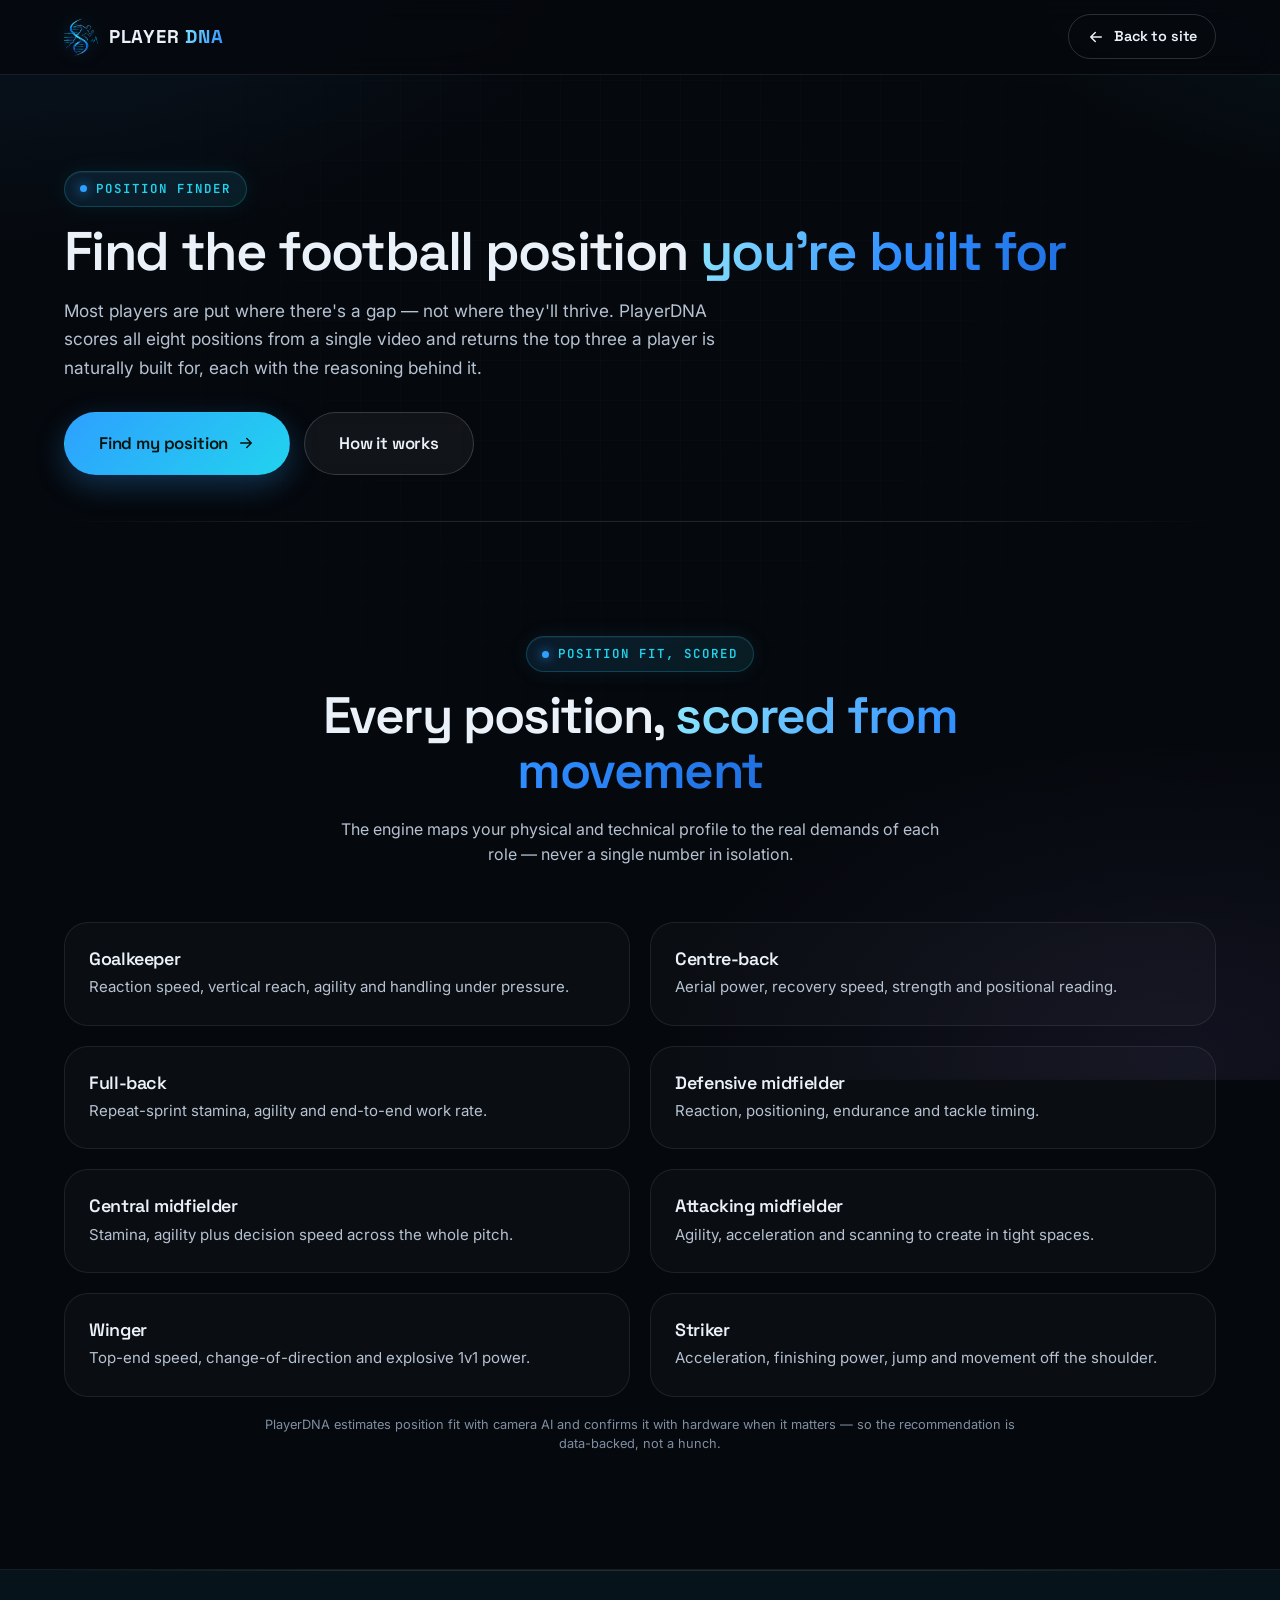
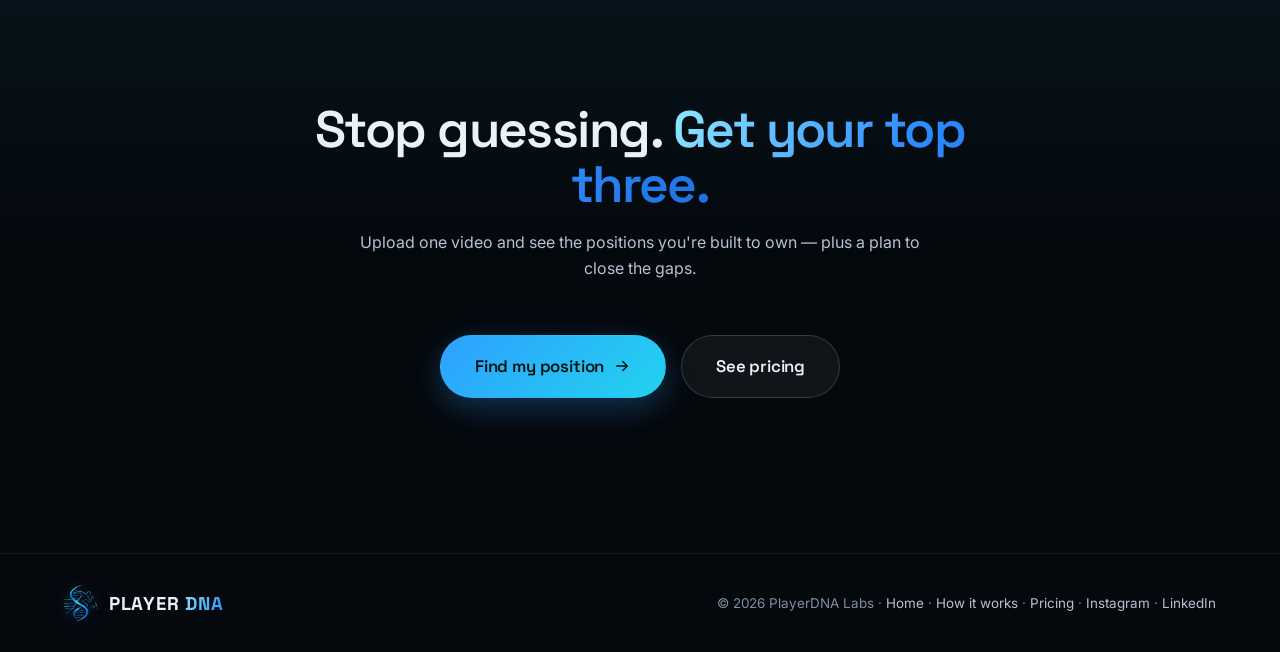
<file: football-position-finder/index.html>
<!DOCTYPE html>
<html lang="en">
<head>
  <meta charset="UTF-8" />
  <meta name="viewport" content="width=device-width, initial-scale=1.0" />
  <title>AI Football Position Finder — Find the Position You're Built For</title>
  <meta name="description" content="PlayerDNA's AI scores every football position from a single video and returns the top three a player is built for — with the reasoning behind each one." />
  <meta name="theme-color" content="#05080d" />
  <link rel="icon" href="/assets/img/logo-icon.png" type="image/png" />
  <link rel="preconnect" href="https://fonts.googleapis.com" />
  <link rel="preconnect" href="https://fonts.gstatic.com" crossorigin />
  <link href="https://fonts.googleapis.com/css2?family=Inter:wght@400;500;600;700&family=JetBrains+Mono:wght@400;500;600;700&family=Space+Grotesk:wght@500;600;700&display=swap" rel="stylesheet" />
  <link rel="stylesheet" href="/assets/css/styles.css" />
  <link rel="canonical" href="https://www.playerdna.tech/football-position-finder" />
  <meta name="robots" content="index,follow,max-image-preview:large,max-snippet:-1,max-video-preview:-1" />
  <meta name="author" content="PlayerDNA Labs" />
  <meta property="og:type" content="website" />
  <meta property="og:site_name" content="PlayerDNA Labs" />
  <meta property="og:url" content="https://www.playerdna.tech/football-position-finder" />
  <meta property="og:title" content="AI Football Position Finder — Find the Position You're Built For" />
  <meta property="og:description" content="PlayerDNA scores all eight football positions from one video and returns the top three a player is built for, each with reasoning." />
  <meta property="og:image" content="https://www.playerdna.tech/assets/img/og-image.png" />
  <meta property="og:image:width" content="1200" />
  <meta property="og:image:height" content="630" />
  <meta property="og:image:alt" content="PlayerDNA Labs — the first AI sports academy" />
  <meta property="og:locale" content="en_US" />
  <meta name="twitter:card" content="summary_large_image" />
  <meta name="twitter:title" content="AI Football Position Finder — PlayerDNA" />
  <meta name="twitter:description" content="Find the football position you're built for. PlayerDNA scores all eight positions from one video and returns your top three." />
  <meta name="twitter:image" content="https://www.playerdna.tech/assets/img/og-image.png" />
  <script type="application/ld+json">{"@context":"https://schema.org","@graph":[{"@type":"BreadcrumbList","itemListElement":[{"@type":"ListItem","position":1,"name":"Home","item":"https://www.playerdna.tech/"},{"@type":"ListItem","position":2,"name":"Football position finder","item":"https://www.playerdna.tech/football-position-finder"}]},{"@type":"WebPage","@id":"https://www.playerdna.tech/football-position-finder#webpage","url":"https://www.playerdna.tech/football-position-finder","name":"AI Football Position Finder","isPartOf":{"@type":"WebSite","url":"https://www.playerdna.tech/"},"publisher":{"@type":"Organization","name":"PlayerDNA Labs","url":"https://www.playerdna.tech/"}},{"@type":"FAQPage","mainEntity":[{"@type":"Question","name":"How does the AI football position finder work?","acceptedAnswer":{"@type":"Answer","text":"PlayerDNA analyses an athlete's movement, speed, agility, stamina and biomechanics from a single video, scores them against the physical and technical demands of each football position, and returns the top three positions the player is most naturally built for — each with the reasoning behind it."}},{"@type":"Question","name":"Which positions does it cover?","acceptedAnswer":{"@type":"Answer","text":"All eight outfield and goalkeeping roles: goalkeeper, centre-back, full-back, defensive midfielder, central midfielder, attacking midfielder, winger and striker."}},{"@type":"Question","name":"Do I need special equipment?","acceptedAnswer":{"@type":"Answer","text":"No. The camera-only mode estimates position fit from any phone video. Optional hardware adds ground-truth precision for clubs and academies."}}]}]}</script>
</head>
<body>
  <header class="subnav">
    <div class="container subnav-inner">
      <a class="brand" href="/" aria-label="PlayerDNA home"><img class="logo-mark" src="/assets/img/logo-mark-core.png" alt="" width="214" height="240" /><span>PLAYER <b>DNA</b></span></a>
      <a class="btn btn-sm btn-outline" href="/">
        <svg viewBox="0 0 24 24" width="15" height="15" fill="none" stroke="currentColor" stroke-width="2" stroke-linecap="round" stroke-linejoin="round"><path d="M19 12H5M11 6l-6 6 6 6"/></svg>
        Back to site
      </a>
    </div>
  </header>

  <main>
    <section class="subhero">
      <div class="container">
        <span class="eyebrow"><span class="dot"></span>Position finder</span>
        <h1 class="section-title subhero-title">Find the football position <span class="gradient-text">you're built for</span></h1>
        <p class="subhero-lead">Most players are put where there's a gap — not where they'll thrive. PlayerDNA scores all eight positions from a single video and returns the top three a player is naturally built for, each with the reasoning behind it.</p>
        <div class="subhero-actions">
          <a class="btn btn-lg btn-primary" href="https://login.playerdna.tech">Find my position
            <svg viewBox="0 0 24 24" fill="none" stroke="currentColor" stroke-width="2" stroke-linecap="round" stroke-linejoin="round"><path d="M5 12h14M13 6l6 6-6 6"/></svg>
          </a>
          <a class="btn btn-lg btn-ghost" href="/how-it-works">How it works</a>
        </div>
      </div>
    </section>

    <section class="section">
      <div class="container">
        <div class="sec-head center">
          <span class="eyebrow"><span class="dot"></span>Position fit, scored</span>
          <h2 class="section-title">Every position, <span class="gradient-text">scored from movement</span></h2>
          <p class="sec-sub">The engine maps your physical and technical profile to the real demands of each role — never a single number in isolation.</p>
        </div>
        <div class="lp-grid cols-2">
          <div class="lp-card"><h3>Goalkeeper</h3><p>Reaction speed, vertical reach, agility and handling under pressure.</p></div>
          <div class="lp-card"><h3>Centre-back</h3><p>Aerial power, recovery speed, strength and positional reading.</p></div>
          <div class="lp-card"><h3>Full-back</h3><p>Repeat-sprint stamina, agility and end-to-end work rate.</p></div>
          <div class="lp-card"><h3>Defensive midfielder</h3><p>Reaction, positioning, endurance and tackle timing.</p></div>
          <div class="lp-card"><h3>Central midfielder</h3><p>Stamina, agility plus decision speed across the whole pitch.</p></div>
          <div class="lp-card"><h3>Attacking midfielder</h3><p>Agility, acceleration and scanning to create in tight spaces.</p></div>
          <div class="lp-card"><h3>Winger</h3><p>Top-end speed, change-of-direction and explosive 1v1 power.</p></div>
          <div class="lp-card"><h3>Striker</h3><p>Acceleration, finishing power, jump and movement off the shoulder.</p></div>
        </div>
        <p class="lp-note">PlayerDNA estimates position fit with camera AI and confirms it with hardware when it matters — so the recommendation is data-backed, not a hunch.</p>
      </div>
    </section>

    <section class="section cta-band">
      <div class="container">
        <div class="sec-head center">
          <h2 class="section-title">Stop guessing. <span class="gradient-text">Get your top three.</span></h2>
          <p class="sec-sub">Upload one video and see the positions you're built to own — plus a plan to close the gaps.</p>
        </div>
        <div class="subhero-actions" style="justify-content:center;">
          <a class="btn btn-lg btn-primary" href="https://login.playerdna.tech">Find my position
            <svg viewBox="0 0 24 24" fill="none" stroke="currentColor" stroke-width="2" stroke-linecap="round" stroke-linejoin="round"><path d="M5 12h14M13 6l6 6-6 6"/></svg>
          </a>
          <a class="btn btn-lg btn-ghost" href="/pricing">See pricing</a>
        </div>
      </div>
    </section>
  </main>

  <footer class="subfooter">
    <div class="container subfooter-inner">
      <a class="brand" href="/"><img class="logo-mark" src="/assets/img/logo-mark-core.png" alt="" width="214" height="240" /><span>PLAYER <b>DNA</b></span></a>
      <p>© <span id="yr"></span> PlayerDNA Labs · <a href="/">Home</a> · <a href="/how-it-works">How it works</a> · <a href="/pricing">Pricing</a> · <a href="https://www.instagram.com/player_dna26" target="_blank" rel="noopener">Instagram</a> · <a href="https://www.linkedin.com/in/player-dna-567a0a413" target="_blank" rel="noopener">LinkedIn</a></p>
    </div>
  </footer>
  <script>document.getElementById("yr").textContent = new Date().getFullYear();</script>
</body>
</html>
</file>
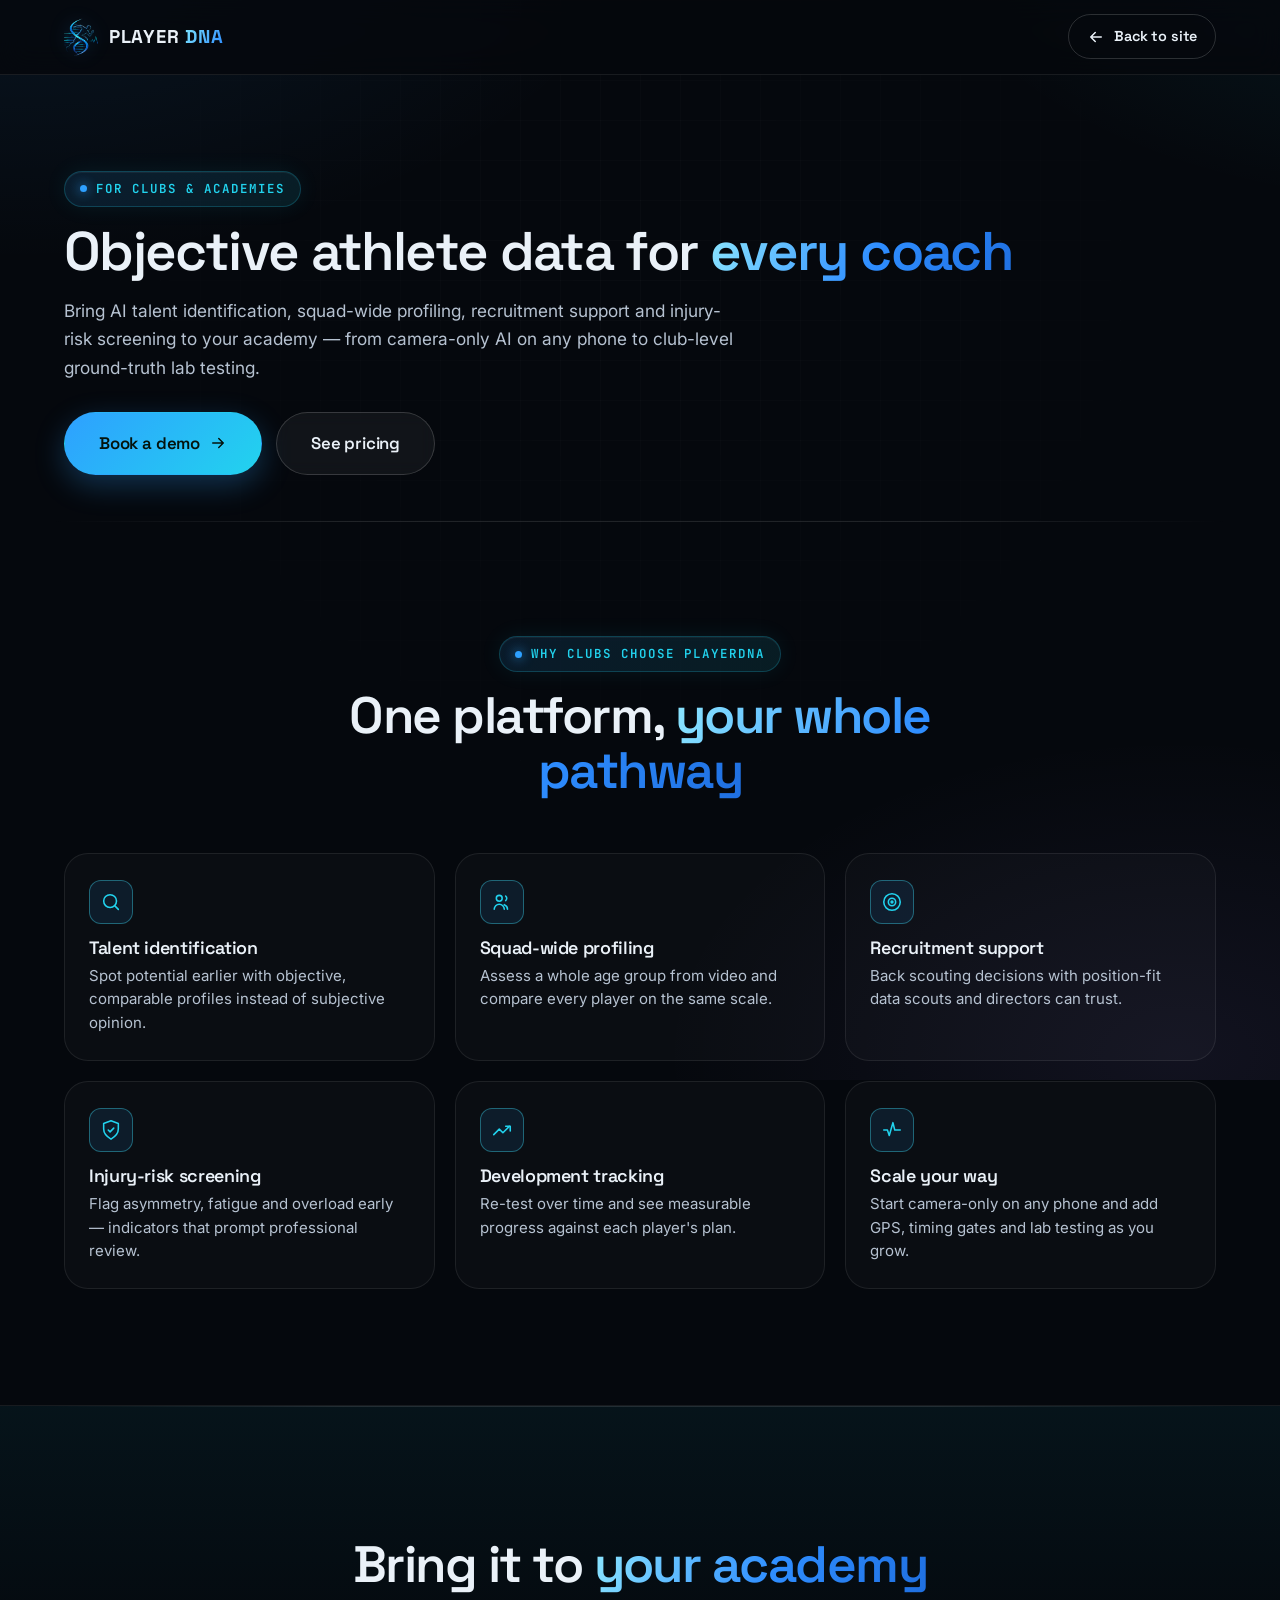
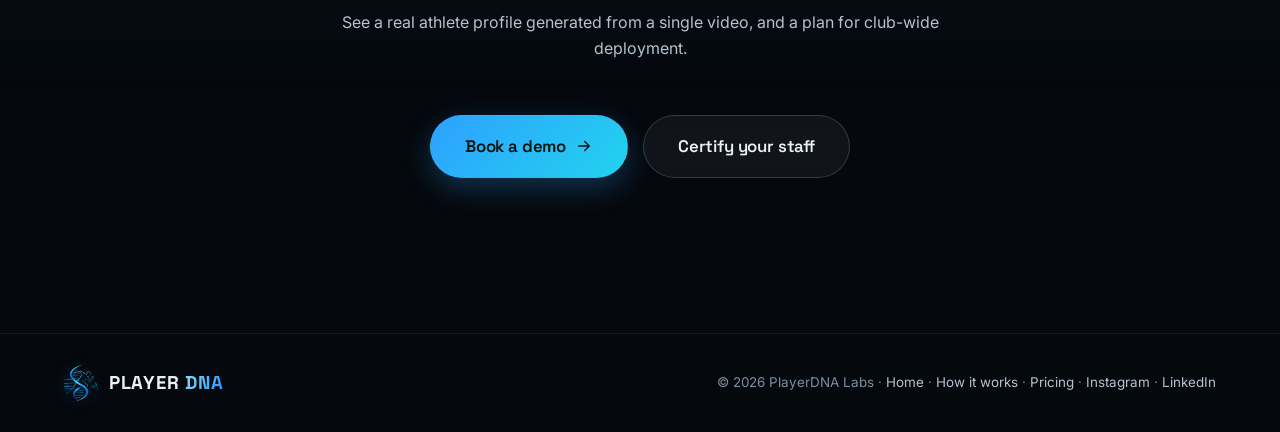
<file: for-clubs/index.html>
<!DOCTYPE html>
<html lang="en">
<head>
  <meta charset="UTF-8" />
  <meta name="viewport" content="width=device-width, initial-scale=1.0" />
  <title>PlayerDNA for Clubs &amp; Academies — AI Talent ID at Scale</title>
  <meta name="description" content="Give every coach objective, comparable athlete data. PlayerDNA brings AI talent identification, squad-wide profiling, recruitment and injury-risk screening to clubs and academies." />
  <meta name="theme-color" content="#05080d" />
  <link rel="icon" href="/assets/img/logo-icon.png" type="image/png" />
  <link rel="preconnect" href="https://fonts.googleapis.com" />
  <link rel="preconnect" href="https://fonts.gstatic.com" crossorigin />
  <link href="https://fonts.googleapis.com/css2?family=Inter:wght@400;500;600;700&family=JetBrains+Mono:wght@400;500;600;700&family=Space+Grotesk:wght@500;600;700&display=swap" rel="stylesheet" />
  <link rel="stylesheet" href="/assets/css/styles.css" />
  <link rel="canonical" href="https://www.playerdna.tech/for-clubs" />
  <meta name="robots" content="index,follow,max-image-preview:large,max-snippet:-1,max-video-preview:-1" />
  <meta name="author" content="PlayerDNA Labs" />
  <meta property="og:type" content="website" />
  <meta property="og:site_name" content="PlayerDNA Labs" />
  <meta property="og:url" content="https://www.playerdna.tech/for-clubs" />
  <meta property="og:title" content="PlayerDNA for Clubs &amp; Academies — AI Talent ID at Scale" />
  <meta property="og:description" content="AI talent identification, squad-wide athlete profiling, recruitment and injury-risk screening for clubs and academies." />
  <meta property="og:image" content="https://www.playerdna.tech/assets/img/og-image.png" />
  <meta property="og:image:width" content="1200" />
  <meta property="og:image:height" content="630" />
  <meta property="og:image:alt" content="PlayerDNA Labs — the first AI sports academy" />
  <meta property="og:locale" content="en_US" />
  <meta name="twitter:card" content="summary_large_image" />
  <meta name="twitter:title" content="PlayerDNA for Clubs &amp; Academies" />
  <meta name="twitter:description" content="AI talent ID, squad-wide profiling, recruitment and injury-risk screening for clubs and academies." />
  <meta name="twitter:image" content="https://www.playerdna.tech/assets/img/og-image.png" />
  <script type="application/ld+json">{"@context":"https://schema.org","@graph":[{"@type":"BreadcrumbList","itemListElement":[{"@type":"ListItem","position":1,"name":"Home","item":"https://www.playerdna.tech/"},{"@type":"ListItem","position":2,"name":"For clubs","item":"https://www.playerdna.tech/for-clubs"}]},{"@type":"WebPage","@id":"https://www.playerdna.tech/for-clubs#webpage","url":"https://www.playerdna.tech/for-clubs","name":"PlayerDNA for Clubs & Academies","isPartOf":{"@type":"WebSite","url":"https://www.playerdna.tech/"},"publisher":{"@type":"Organization","name":"PlayerDNA Labs","url":"https://www.playerdna.tech/"}},{"@type":"Service","name":"PlayerDNA for Clubs & Academies","serviceType":"AI talent identification and athlete profiling","provider":{"@type":"Organization","name":"PlayerDNA Labs","url":"https://www.playerdna.tech/"},"areaServed":"Worldwide","audience":{"@type":"Audience","audienceType":"Football clubs, academies and scouts"},"description":"Squad-wide AI athlete profiling, position fit, recruitment support and injury-risk screening from camera AI to ground-truth lab testing."}]}</script>
</head>
<body>
  <header class="subnav">
    <div class="container subnav-inner">
      <a class="brand" href="/" aria-label="PlayerDNA home"><img class="logo-mark" src="/assets/img/logo-mark-core.png" alt="" width="214" height="240" /><span>PLAYER <b>DNA</b></span></a>
      <a class="btn btn-sm btn-outline" href="/">
        <svg viewBox="0 0 24 24" width="15" height="15" fill="none" stroke="currentColor" stroke-width="2" stroke-linecap="round" stroke-linejoin="round"><path d="M19 12H5M11 6l-6 6 6 6"/></svg>
        Back to site
      </a>
    </div>
  </header>

  <main>
    <section class="subhero">
      <div class="container">
        <span class="eyebrow"><span class="dot"></span>For clubs &amp; academies</span>
        <h1 class="section-title subhero-title">Objective athlete data for <span class="gradient-text">every coach</span></h1>
        <p class="subhero-lead">Bring AI talent identification, squad-wide profiling, recruitment support and injury-risk screening to your academy — from camera-only AI on any phone to club-level ground-truth lab testing.</p>
        <div class="subhero-actions">
          <a class="btn btn-lg btn-primary" href="https://login.playerdna.tech">Book a demo
            <svg viewBox="0 0 24 24" fill="none" stroke="currentColor" stroke-width="2" stroke-linecap="round" stroke-linejoin="round"><path d="M5 12h14M13 6l6 6-6 6"/></svg>
          </a>
          <a class="btn btn-lg btn-ghost" href="/pricing">See pricing</a>
        </div>
      </div>
    </section>

    <section class="section">
      <div class="container">
        <div class="sec-head center">
          <span class="eyebrow"><span class="dot"></span>Why clubs choose PlayerDNA</span>
          <h2 class="section-title">One platform, <span class="gradient-text">your whole pathway</span></h2>
        </div>
        <div class="lp-grid cols-3">
          <div class="lp-card"><div class="lp-ic"><svg viewBox="0 0 24 24" fill="none" stroke="currentColor" stroke-width="1.7" stroke-linecap="round" stroke-linejoin="round"><circle cx="11" cy="11" r="7"/><path d="m20 20-3.5-3.5"/></svg></div><h3>Talent identification</h3><p>Spot potential earlier with objective, comparable profiles instead of subjective opinion.</p></div>
          <div class="lp-card"><div class="lp-ic"><svg viewBox="0 0 24 24" fill="none" stroke="currentColor" stroke-width="1.7" stroke-linecap="round" stroke-linejoin="round"><circle cx="9" cy="8" r="3.2"/><path d="M3.5 20a5.5 5.5 0 0 1 11 0M16 5.5a3.2 3.2 0 0 1 0 5M18 20a5.5 5.5 0 0 0-3.5-5.1"/></svg></div><h3>Squad-wide profiling</h3><p>Assess a whole age group from video and compare every player on the same scale.</p></div>
          <div class="lp-card"><div class="lp-ic"><svg viewBox="0 0 24 24" fill="none" stroke="currentColor" stroke-width="1.7" stroke-linecap="round" stroke-linejoin="round"><circle cx="12" cy="12" r="9"/><circle cx="12" cy="12" r="4"/><circle cx="12" cy="12" r="1"/></svg></div><h3>Recruitment support</h3><p>Back scouting decisions with position-fit data scouts and directors can trust.</p></div>
          <div class="lp-card"><div class="lp-ic"><svg viewBox="0 0 24 24" fill="none" stroke="currentColor" stroke-width="1.7" stroke-linecap="round" stroke-linejoin="round"><path d="M12 2 4 5v6c0 5 3.4 8.3 8 11 4.6-2.7 8-6 8-11V5z"/><path d="M9 12l2 2 4-4"/></svg></div><h3>Injury-risk screening</h3><p>Flag asymmetry, fatigue and overload early — indicators that prompt professional review.</p></div>
          <div class="lp-card"><div class="lp-ic"><svg viewBox="0 0 24 24" fill="none" stroke="currentColor" stroke-width="1.7" stroke-linecap="round" stroke-linejoin="round"><path d="M3 17l6-6 4 4 7-7"/><path d="M16 8h5v5"/></svg></div><h3>Development tracking</h3><p>Re-test over time and see measurable progress against each player's plan.</p></div>
          <div class="lp-card"><div class="lp-ic"><svg viewBox="0 0 24 24" fill="none" stroke="currentColor" stroke-width="1.7" stroke-linecap="round" stroke-linejoin="round"><path d="M3 12h4l2 6 4-14 2 8h6"/></svg></div><h3>Scale your way</h3><p>Start camera-only on any phone and add GPS, timing gates and lab testing as you grow.</p></div>
        </div>
      </div>
    </section>

    <section class="section cta-band">
      <div class="container">
        <div class="sec-head center">
          <h2 class="section-title">Bring it to <span class="gradient-text">your academy</span></h2>
          <p class="sec-sub">See a real athlete profile generated from a single video, and a plan for club-wide deployment.</p>
        </div>
        <div class="subhero-actions" style="justify-content:center;">
          <a class="btn btn-lg btn-primary" href="https://login.playerdna.tech">Book a demo
            <svg viewBox="0 0 24 24" fill="none" stroke="currentColor" stroke-width="2" stroke-linecap="round" stroke-linejoin="round"><path d="M5 12h14M13 6l6 6-6 6"/></svg>
          </a>
          <a class="btn btn-lg btn-ghost" href="/certify.html">Certify your staff</a>
        </div>
      </div>
    </section>
  </main>

  <footer class="subfooter">
    <div class="container subfooter-inner">
      <a class="brand" href="/"><img class="logo-mark" src="/assets/img/logo-mark-core.png" alt="" width="214" height="240" /><span>PLAYER <b>DNA</b></span></a>
      <p>© <span id="yr"></span> PlayerDNA Labs · <a href="/">Home</a> · <a href="/how-it-works">How it works</a> · <a href="/pricing">Pricing</a> · <a href="https://www.instagram.com/player_dna26" target="_blank" rel="noopener">Instagram</a> · <a href="https://www.linkedin.com/in/player-dna-567a0a413" target="_blank" rel="noopener">LinkedIn</a></p>
    </div>
  </footer>
  <script>document.getElementById("yr").textContent = new Date().getFullYear();</script>
</body>
</html>
</file>
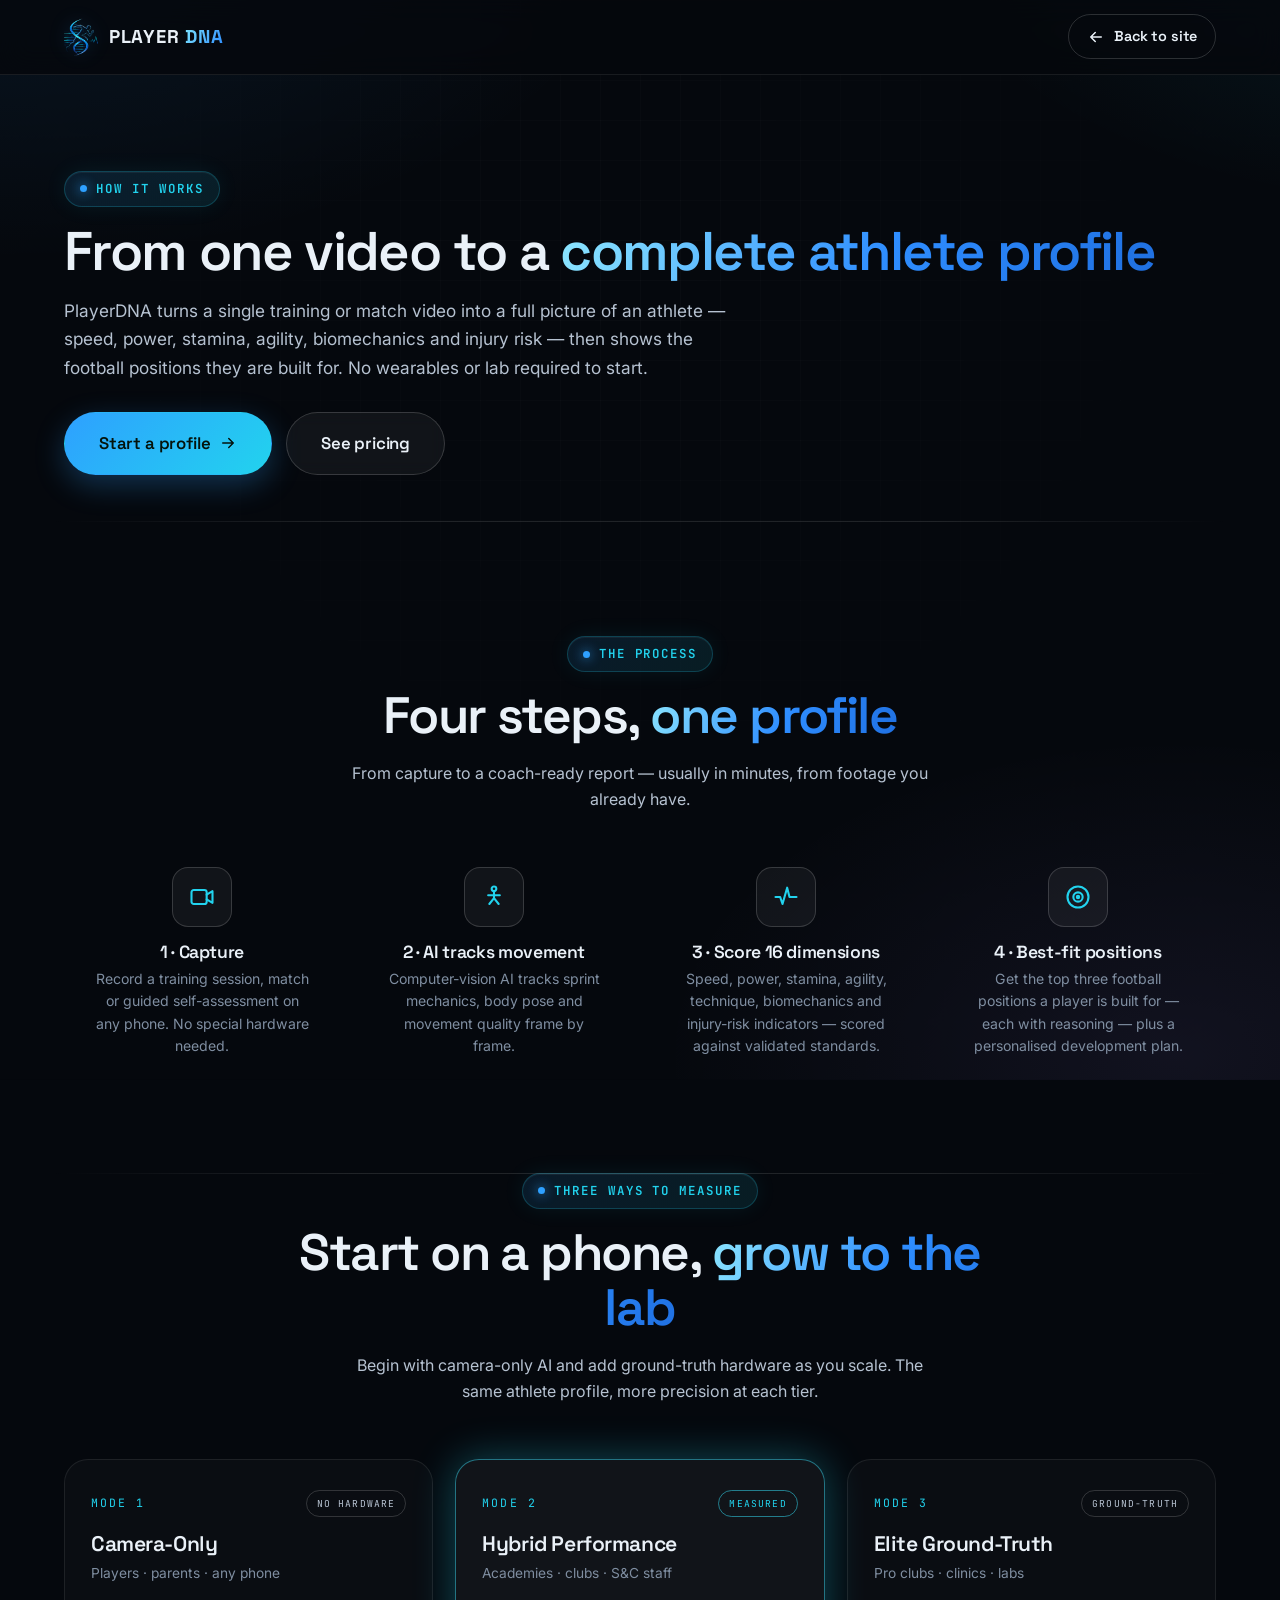
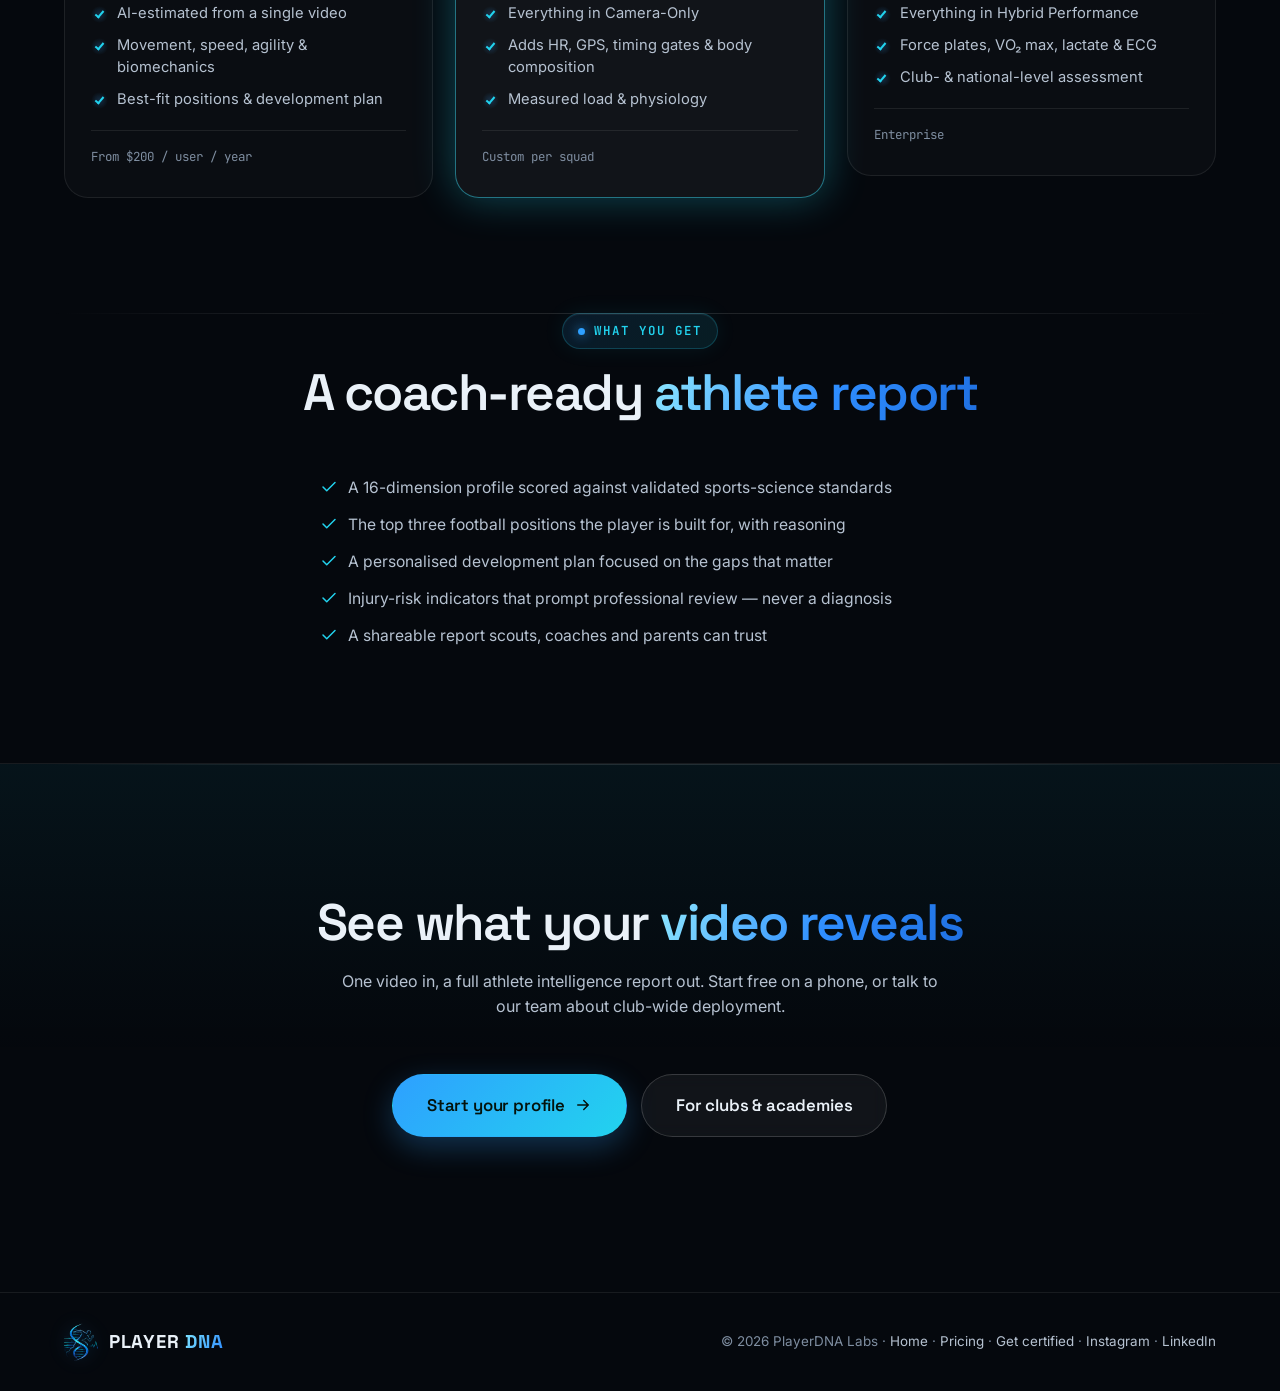
<file: how-it-works/index.html>
<!DOCTYPE html>
<html lang="en">
<head>
  <meta charset="UTF-8" />
  <meta name="viewport" content="width=device-width, initial-scale=1.0" />
  <title>How PlayerDNA Works — One Video to a Full Athlete Profile</title>
  <meta name="description" content="See how PlayerDNA turns one training or match video into a complete athlete profile — capture, AI movement tracking, 16-dimension scoring and your best-fit football positions." />
  <meta name="theme-color" content="#05080d" />
  <link rel="icon" href="/assets/img/logo-icon.png" type="image/png" />
  <link rel="preconnect" href="https://fonts.googleapis.com" />
  <link rel="preconnect" href="https://fonts.gstatic.com" crossorigin />
  <link href="https://fonts.googleapis.com/css2?family=Inter:wght@400;500;600;700&family=JetBrains+Mono:wght@400;500;600;700&family=Space+Grotesk:wght@500;600;700&display=swap" rel="stylesheet" />
  <link rel="stylesheet" href="/assets/css/styles.css" />
  <!-- ===== SEO / AEO ===== -->
  <link rel="canonical" href="https://www.playerdna.tech/how-it-works" />
  <meta name="robots" content="index,follow,max-image-preview:large,max-snippet:-1,max-video-preview:-1" />
  <meta name="author" content="PlayerDNA Labs" />
  <meta property="og:type" content="website" />
  <meta property="og:site_name" content="PlayerDNA Labs" />
  <meta property="og:url" content="https://www.playerdna.tech/how-it-works" />
  <meta property="og:title" content="How PlayerDNA Works — One Video to a Full Athlete Profile" />
  <meta property="og:description" content="Capture a video, let the AI track movement, score 16 dimensions, and get your best-fit football positions — here is how PlayerDNA works, step by step." />
  <meta property="og:image" content="https://www.playerdna.tech/assets/img/og-image.png" />
  <meta property="og:image:width" content="1200" />
  <meta property="og:image:height" content="630" />
  <meta property="og:image:alt" content="PlayerDNA Labs — the first AI sports academy" />
  <meta property="og:locale" content="en_US" />
  <meta name="twitter:card" content="summary_large_image" />
  <meta name="twitter:title" content="How PlayerDNA Works — One Video to a Full Athlete Profile" />
  <meta name="twitter:description" content="Capture a video, let the AI track movement, score 16 dimensions, and get your best-fit football positions — here is how PlayerDNA works." />
  <meta name="twitter:image" content="https://www.playerdna.tech/assets/img/og-image.png" />
  <script type="application/ld+json">{"@context":"https://schema.org","@graph":[{"@type":"BreadcrumbList","itemListElement":[{"@type":"ListItem","position":1,"name":"Home","item":"https://www.playerdna.tech/"},{"@type":"ListItem","position":2,"name":"How it works","item":"https://www.playerdna.tech/how-it-works"}]},{"@type":"HowTo","name":"How PlayerDNA turns a video into an athlete profile","description":"Turn a single training or match video into a complete 16-dimension athlete profile and best-fit football positions in four steps.","totalTime":"PT10M","step":[{"@type":"HowToStep","position":1,"name":"Capture a video","text":"Record a training session, match or guided self-assessment on any phone — no wearables or lab required."},{"@type":"HowToStep","position":2,"name":"AI tracks movement and body pose","text":"PlayerDNA's computer-vision AI tracks sprint mechanics, body pose and movement quality frame by frame."},{"@type":"HowToStep","position":3,"name":"Score 16 dimensions","text":"Movement is scored across 16 dimensions — speed, power, stamina, agility, technique, biomechanics and injury-risk indicators — against validated sports-science standards."},{"@type":"HowToStep","position":4,"name":"Get best-fit positions and a plan","text":"Receive the top three football positions the player is built for, each with reasoning, plus a personalised development plan."}]},{"@type":"WebPage","@id":"https://www.playerdna.tech/how-it-works#webpage","url":"https://www.playerdna.tech/how-it-works","name":"How PlayerDNA Works","isPartOf":{"@type":"WebSite","url":"https://www.playerdna.tech/"},"publisher":{"@type":"Organization","name":"PlayerDNA Labs","url":"https://www.playerdna.tech/"}}]}</script>
</head>
<body>
  <header class="subnav">
    <div class="container subnav-inner">
      <a class="brand" href="/" aria-label="PlayerDNA home"><img class="logo-mark" src="/assets/img/logo-mark-core.png" alt="" width="214" height="240" /><span>PLAYER <b>DNA</b></span></a>
      <a class="btn btn-sm btn-outline" href="/">
        <svg viewBox="0 0 24 24" width="15" height="15" fill="none" stroke="currentColor" stroke-width="2" stroke-linecap="round" stroke-linejoin="round"><path d="M19 12H5M11 6l-6 6 6 6"/></svg>
        Back to site
      </a>
    </div>
  </header>

  <main>
    <!-- Hero -->
    <section class="subhero">
      <div class="container">
        <span class="eyebrow"><span class="dot"></span>How it works</span>
        <h1 class="section-title subhero-title">From one video to a <span class="gradient-text">complete athlete profile</span></h1>
        <p class="subhero-lead">PlayerDNA turns a single training or match video into a full picture of an athlete — speed, power, stamina, agility, biomechanics and injury risk — then shows the football positions they are built for. No wearables or lab required to start.</p>
        <div class="subhero-actions">
          <a class="btn btn-lg btn-primary" href="https://login.playerdna.tech">Start a profile
            <svg viewBox="0 0 24 24" fill="none" stroke="currentColor" stroke-width="2" stroke-linecap="round" stroke-linejoin="round"><path d="M5 12h14M13 6l6 6-6 6"/></svg>
          </a>
          <a class="btn btn-lg btn-ghost" href="/pricing">See pricing</a>
        </div>
      </div>
    </section>

    <!-- 4 steps -->
    <section class="section" id="steps">
      <div class="container">
        <div class="sec-head center">
          <span class="eyebrow"><span class="dot"></span>The process</span>
          <h2 class="section-title">Four steps, <span class="gradient-text">one profile</span></h2>
          <p class="sec-sub">From capture to a coach-ready report — usually in minutes, from footage you already have.</p>
        </div>
        <div class="earn-flow">
          <div class="earn-step">
            <div class="earn-ic"><svg viewBox="0 0 24 24" fill="none" stroke="currentColor" stroke-width="1.8" stroke-linecap="round" stroke-linejoin="round"><rect x="3" y="6" width="13" height="12" rx="2"/><path d="M16 10l5-3v10l-5-3"/></svg></div>
            <h4>1 · Capture</h4>
            <p>Record a training session, match or guided self-assessment on any phone. No special hardware needed.</p>
          </div>
          <div class="earn-step">
            <div class="earn-ic"><svg viewBox="0 0 24 24" fill="none" stroke="currentColor" stroke-width="1.8" stroke-linecap="round" stroke-linejoin="round"><circle cx="12" cy="5" r="2"/><path d="M12 7v6m0 0-4 5m4-5 4 5M7 10.5h10"/></svg></div>
            <h4>2 · AI tracks movement</h4>
            <p>Computer-vision AI tracks sprint mechanics, body pose and movement quality frame by frame.</p>
          </div>
          <div class="earn-step">
            <div class="earn-ic"><svg viewBox="0 0 24 24" fill="none" stroke="currentColor" stroke-width="1.8" stroke-linecap="round" stroke-linejoin="round"><path d="M3 12h4l2 6 4-14 2 8h6"/></svg></div>
            <h4>3 · Score 16 dimensions</h4>
            <p>Speed, power, stamina, agility, technique, biomechanics and injury-risk indicators — scored against validated standards.</p>
          </div>
          <div class="earn-step">
            <div class="earn-ic"><svg viewBox="0 0 24 24" fill="none" stroke="currentColor" stroke-width="1.8" stroke-linecap="round" stroke-linejoin="round"><circle cx="12" cy="12" r="9"/><circle cx="12" cy="12" r="4"/><circle cx="12" cy="12" r="1"/></svg></div>
            <h4>4 · Best-fit positions</h4>
            <p>Get the top three football positions a player is built for — each with reasoning — plus a personalised development plan.</p>
          </div>
        </div>
      </div>
    </section>

    <!-- 3 modes -->
    <section class="section" id="modes" style="padding-top:0;">
      <div class="container">
        <div class="sec-head center">
          <span class="eyebrow"><span class="dot"></span>Three ways to measure</span>
          <h2 class="section-title">Start on a phone, <span class="gradient-text">grow to the lab</span></h2>
          <p class="sec-sub">Begin with camera-only AI and add ground-truth hardware as you scale. The same athlete profile, more precision at each tier.</p>
        </div>
        <div class="cert-levels">
          <article class="level-card">
            <div class="level-head"><span class="level-no">Mode 1</span><span class="level-badge l1">No hardware</span></div>
            <h3>Camera-Only</h3>
            <p class="level-for">Players · parents · any phone</p>
            <ul class="level-list">
              <li>AI-estimated from a single video</li>
              <li>Movement, speed, agility &amp; biomechanics</li>
              <li>Best-fit positions &amp; development plan</li>
            </ul>
            <p class="level-meta">From $200 / user / year</p>
          </article>
          <article class="level-card featured">
            <div class="level-head"><span class="level-no">Mode 2</span><span class="level-badge l2">Measured</span></div>
            <h3>Hybrid Performance</h3>
            <p class="level-for">Academies · clubs · S&amp;C staff</p>
            <ul class="level-list">
              <li>Everything in Camera-Only</li>
              <li>Adds HR, GPS, timing gates &amp; body composition</li>
              <li>Measured load &amp; physiology</li>
            </ul>
            <p class="level-meta">Custom per squad</p>
          </article>
          <article class="level-card">
            <div class="level-head"><span class="level-no">Mode 3</span><span class="level-badge l3">Ground-truth</span></div>
            <h3>Elite Ground-Truth</h3>
            <p class="level-for">Pro clubs · clinics · labs</p>
            <ul class="level-list">
              <li>Everything in Hybrid Performance</li>
              <li>Force plates, VO₂ max, lactate &amp; ECG</li>
              <li>Club- &amp; national-level assessment</li>
            </ul>
            <p class="level-meta">Enterprise</p>
          </article>
        </div>
      </div>
    </section>

    <!-- What you get -->
    <section class="section" id="report" style="padding-top:0;">
      <div class="container">
        <div class="sec-head center">
          <span class="eyebrow"><span class="dot"></span>What you get</span>
          <h2 class="section-title">A coach-ready <span class="gradient-text">athlete report</span></h2>
        </div>
        <ul class="cert-assure how-report">
          <li><svg viewBox="0 0 24 24" fill="none" stroke="currentColor" stroke-width="2" stroke-linecap="round" stroke-linejoin="round"><path d="M20 6 9 17l-5-5"/></svg> A 16-dimension profile scored against validated sports-science standards</li>
          <li><svg viewBox="0 0 24 24" fill="none" stroke="currentColor" stroke-width="2" stroke-linecap="round" stroke-linejoin="round"><path d="M20 6 9 17l-5-5"/></svg> The top three football positions the player is built for, with reasoning</li>
          <li><svg viewBox="0 0 24 24" fill="none" stroke="currentColor" stroke-width="2" stroke-linecap="round" stroke-linejoin="round"><path d="M20 6 9 17l-5-5"/></svg> A personalised development plan focused on the gaps that matter</li>
          <li><svg viewBox="0 0 24 24" fill="none" stroke="currentColor" stroke-width="2" stroke-linecap="round" stroke-linejoin="round"><path d="M20 6 9 17l-5-5"/></svg> Injury-risk indicators that prompt professional review — never a diagnosis</li>
          <li><svg viewBox="0 0 24 24" fill="none" stroke="currentColor" stroke-width="2" stroke-linecap="round" stroke-linejoin="round"><path d="M20 6 9 17l-5-5"/></svg> A shareable report scouts, coaches and parents can trust</li>
        </ul>
      </div>
    </section>

    <!-- CTA -->
    <section class="section cta-band">
      <div class="container">
        <div class="sec-head center">
          <h2 class="section-title">See what your <span class="gradient-text">video reveals</span></h2>
          <p class="sec-sub">One video in, a full athlete intelligence report out. Start free on a phone, or talk to our team about club-wide deployment.</p>
        </div>
        <div class="subhero-actions" style="justify-content:center;">
          <a class="btn btn-lg btn-primary" href="https://login.playerdna.tech">Start your profile
            <svg viewBox="0 0 24 24" fill="none" stroke="currentColor" stroke-width="2" stroke-linecap="round" stroke-linejoin="round"><path d="M5 12h14M13 6l6 6-6 6"/></svg>
          </a>
          <a class="btn btn-lg btn-ghost" href="/for-clubs">For clubs &amp; academies</a>
        </div>
      </div>
    </section>
  </main>

  <footer class="subfooter">
    <div class="container subfooter-inner">
      <a class="brand" href="/"><img class="logo-mark" src="/assets/img/logo-mark-core.png" alt="" width="214" height="240" /><span>PLAYER <b>DNA</b></span></a>
      <p>© <span id="yr"></span> PlayerDNA Labs · <a href="/">Home</a> · <a href="/pricing">Pricing</a> · <a href="/certify.html">Get certified</a> · <a href="https://www.instagram.com/player_dna26" target="_blank" rel="noopener">Instagram</a> · <a href="https://www.linkedin.com/in/player-dna-567a0a413" target="_blank" rel="noopener">LinkedIn</a></p>
    </div>
  </footer>

  <script>document.getElementById("yr").textContent = new Date().getFullYear();</script>
</body>
</html>
</file>
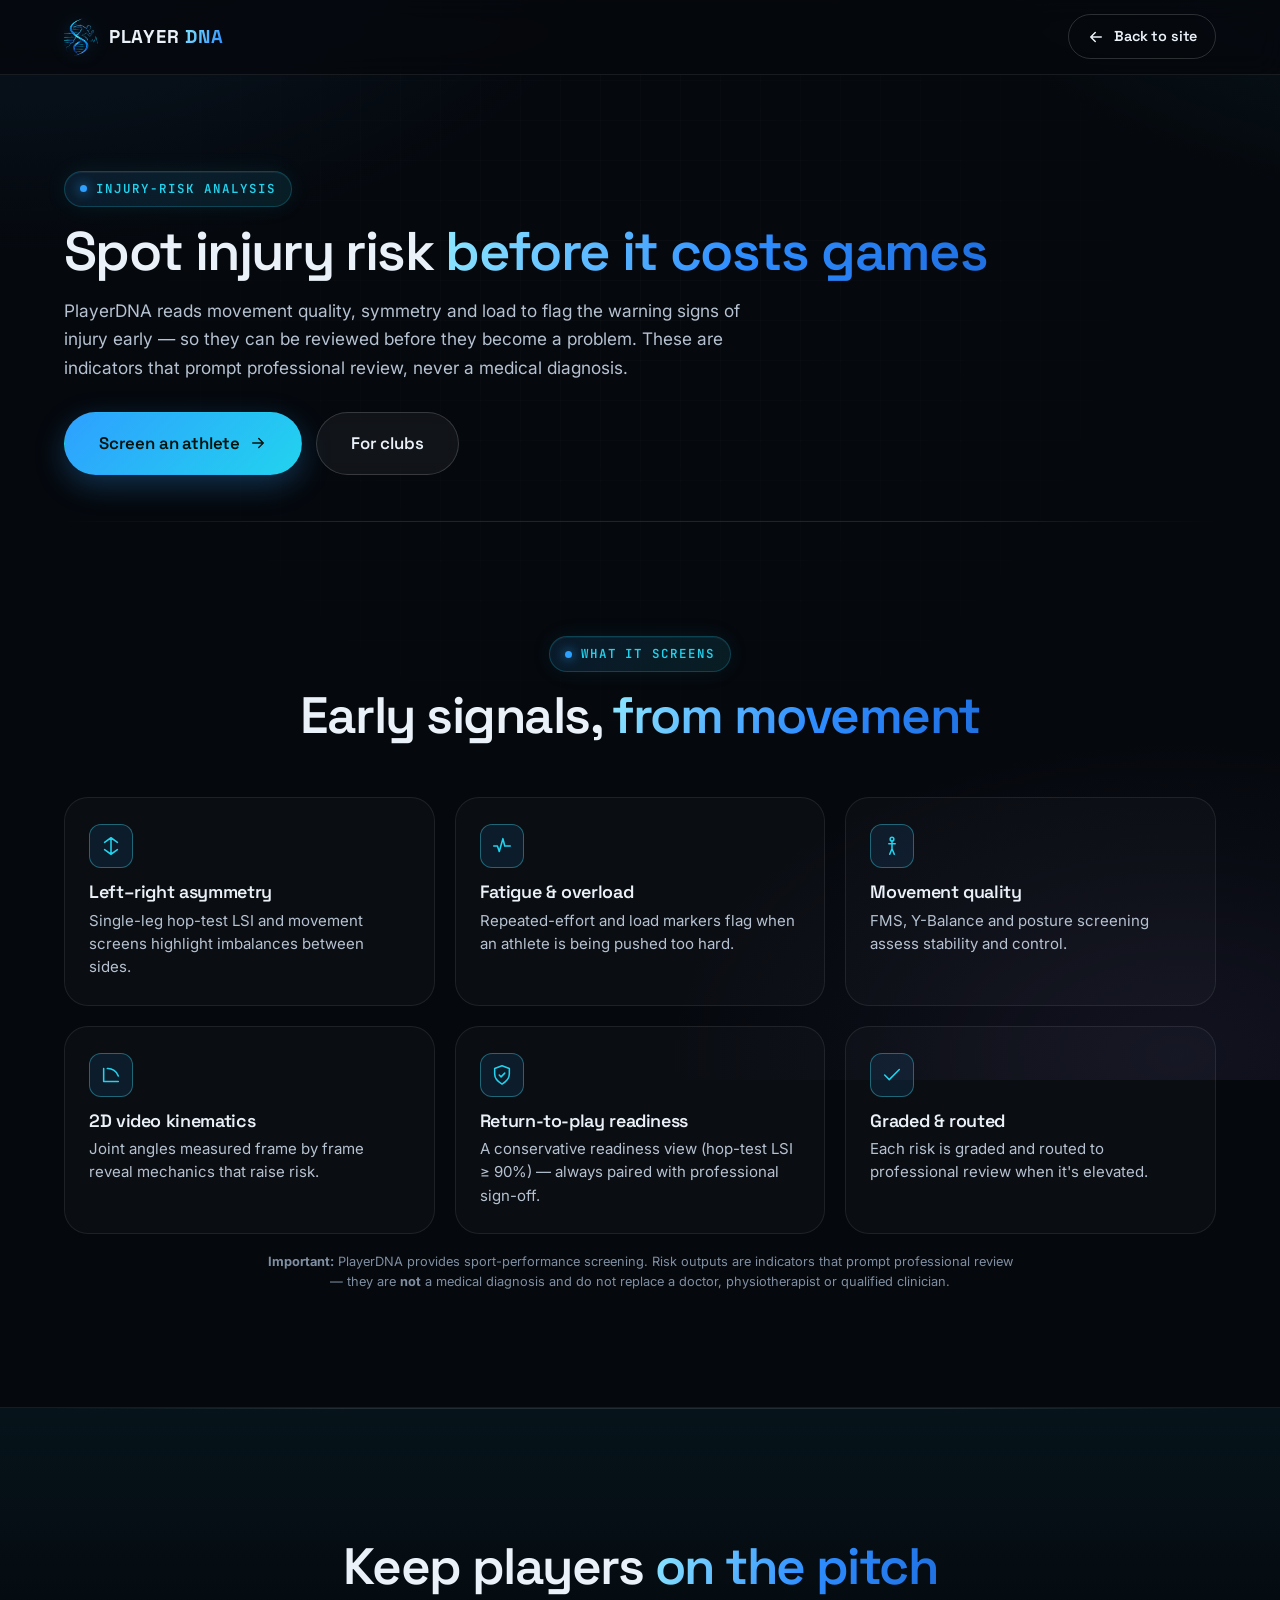
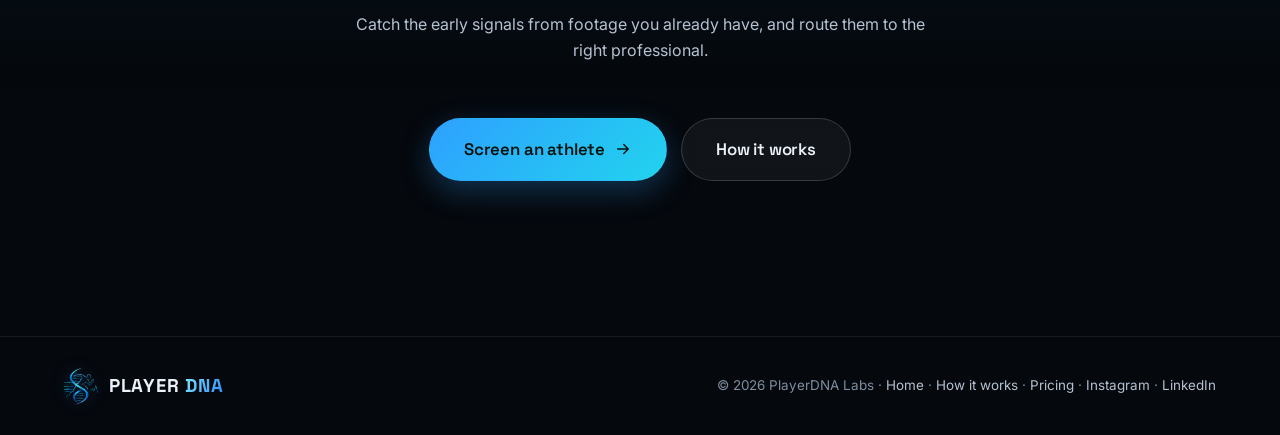
<file: injury-risk-analysis/index.html>
<!DOCTYPE html>
<html lang="en">
<head>
  <meta charset="UTF-8" />
  <meta name="viewport" content="width=device-width, initial-scale=1.0" />
  <title>AI Injury-Risk Screening for Footballers | PlayerDNA</title>
  <meta name="description" content="PlayerDNA flags asymmetry, fatigue and overload early — movement-based injury-risk indicators that prompt professional review. Screening, not a medical diagnosis." />
  <meta name="theme-color" content="#05080d" />
  <link rel="icon" href="/assets/img/logo-icon.png" type="image/png" />
  <link rel="preconnect" href="https://fonts.googleapis.com" />
  <link rel="preconnect" href="https://fonts.gstatic.com" crossorigin />
  <link href="https://fonts.googleapis.com/css2?family=Inter:wght@400;500;600;700&family=JetBrains+Mono:wght@400;500;600;700&family=Space+Grotesk:wght@500;600;700&display=swap" rel="stylesheet" />
  <link rel="stylesheet" href="/assets/css/styles.css" />
  <link rel="canonical" href="https://www.playerdna.tech/injury-risk-analysis" />
  <meta name="robots" content="index,follow,max-image-preview:large,max-snippet:-1,max-video-preview:-1" />
  <meta name="author" content="PlayerDNA Labs" />
  <meta property="og:type" content="website" />
  <meta property="og:site_name" content="PlayerDNA Labs" />
  <meta property="og:url" content="https://www.playerdna.tech/injury-risk-analysis" />
  <meta property="og:title" content="AI Injury-Risk Screening for Footballers | PlayerDNA" />
  <meta property="og:description" content="Flag asymmetry, fatigue and overload early — movement-based injury-risk indicators that prompt professional review. Screening, not a diagnosis." />
  <meta property="og:image" content="https://www.playerdna.tech/assets/img/og-image.png" />
  <meta property="og:image:width" content="1200" />
  <meta property="og:image:height" content="630" />
  <meta property="og:image:alt" content="PlayerDNA Labs — the first AI sports academy" />
  <meta property="og:locale" content="en_US" />
  <meta name="twitter:card" content="summary_large_image" />
  <meta name="twitter:title" content="AI Injury-Risk Screening for Footballers | PlayerDNA" />
  <meta name="twitter:description" content="Movement-based injury-risk indicators that prompt professional review. Screening, not a medical diagnosis." />
  <meta name="twitter:image" content="https://www.playerdna.tech/assets/img/og-image.png" />
  <script type="application/ld+json">{"@context":"https://schema.org","@graph":[{"@type":"BreadcrumbList","itemListElement":[{"@type":"ListItem","position":1,"name":"Home","item":"https://www.playerdna.tech/"},{"@type":"ListItem","position":2,"name":"Injury-risk analysis","item":"https://www.playerdna.tech/injury-risk-analysis"}]},{"@type":"WebPage","@id":"https://www.playerdna.tech/injury-risk-analysis#webpage","url":"https://www.playerdna.tech/injury-risk-analysis","name":"AI Injury-Risk Screening for Footballers","isPartOf":{"@type":"WebSite","url":"https://www.playerdna.tech/"},"publisher":{"@type":"Organization","name":"PlayerDNA Labs","url":"https://www.playerdna.tech/"},"disambiguatingDescription":"Sport-performance screening that produces injury-risk indicators. It does not provide a medical diagnosis."}]}</script>
</head>
<body>
  <header class="subnav">
    <div class="container subnav-inner">
      <a class="brand" href="/" aria-label="PlayerDNA home"><img class="logo-mark" src="/assets/img/logo-mark-core.png" alt="" width="214" height="240" /><span>PLAYER <b>DNA</b></span></a>
      <a class="btn btn-sm btn-outline" href="/">
        <svg viewBox="0 0 24 24" width="15" height="15" fill="none" stroke="currentColor" stroke-width="2" stroke-linecap="round" stroke-linejoin="round"><path d="M19 12H5M11 6l-6 6 6 6"/></svg>
        Back to site
      </a>
    </div>
  </header>

  <main>
    <section class="subhero">
      <div class="container">
        <span class="eyebrow"><span class="dot"></span>Injury-risk analysis</span>
        <h1 class="section-title subhero-title">Spot injury risk <span class="gradient-text">before it costs games</span></h1>
        <p class="subhero-lead">PlayerDNA reads movement quality, symmetry and load to flag the warning signs of injury early — so they can be reviewed before they become a problem. These are indicators that prompt professional review, never a medical diagnosis.</p>
        <div class="subhero-actions">
          <a class="btn btn-lg btn-primary" href="https://login.playerdna.tech">Screen an athlete
            <svg viewBox="0 0 24 24" fill="none" stroke="currentColor" stroke-width="2" stroke-linecap="round" stroke-linejoin="round"><path d="M5 12h14M13 6l6 6-6 6"/></svg>
          </a>
          <a class="btn btn-lg btn-ghost" href="/for-clubs">For clubs</a>
        </div>
      </div>
    </section>

    <section class="section">
      <div class="container">
        <div class="sec-head center">
          <span class="eyebrow"><span class="dot"></span>What it screens</span>
          <h2 class="section-title">Early signals, <span class="gradient-text">from movement</span></h2>
        </div>
        <div class="lp-grid cols-3">
          <div class="lp-card"><div class="lp-ic"><svg viewBox="0 0 24 24" fill="none" stroke="currentColor" stroke-width="1.7" stroke-linecap="round" stroke-linejoin="round"><path d="M12 3v18M5 8l7-5 7 5M5 16l7 5 7-5"/></svg></div><h3>Left–right asymmetry</h3><p>Single-leg hop-test LSI and movement screens highlight imbalances between sides.</p></div>
          <div class="lp-card"><div class="lp-ic"><svg viewBox="0 0 24 24" fill="none" stroke="currentColor" stroke-width="1.7" stroke-linecap="round" stroke-linejoin="round"><path d="M3 12h4l2 6 4-14 2 8h6"/></svg></div><h3>Fatigue &amp; overload</h3><p>Repeated-effort and load markers flag when an athlete is being pushed too hard.</p></div>
          <div class="lp-card"><div class="lp-ic"><svg viewBox="0 0 24 24" fill="none" stroke="currentColor" stroke-width="1.7" stroke-linecap="round" stroke-linejoin="round"><circle cx="12" cy="4.5" r="2"/><path d="M12 6.5v8M8.5 9.5h7M9.5 21l2.5-6 2.5 6"/></svg></div><h3>Movement quality</h3><p>FMS, Y-Balance and posture screening assess stability and control.</p></div>
          <div class="lp-card"><div class="lp-ic"><svg viewBox="0 0 24 24" fill="none" stroke="currentColor" stroke-width="1.7" stroke-linecap="round" stroke-linejoin="round"><path d="M4 5v14h16"/><path d="M20 13A12 12 0 0 0 8 5"/></svg></div><h3>2D video kinematics</h3><p>Joint angles measured frame by frame reveal mechanics that raise risk.</p></div>
          <div class="lp-card"><div class="lp-ic"><svg viewBox="0 0 24 24" fill="none" stroke="currentColor" stroke-width="1.7" stroke-linecap="round" stroke-linejoin="round"><path d="M12 2 4 5v6c0 5 3.4 8.3 8 11 4.6-2.7 8-6 8-11V5z"/><path d="M9 12l2 2 4-4"/></svg></div><h3>Return-to-play readiness</h3><p>A conservative readiness view (hop-test LSI ≥ 90%) — always paired with professional sign-off.</p></div>
          <div class="lp-card"><div class="lp-ic"><svg viewBox="0 0 24 24" fill="none" stroke="currentColor" stroke-width="1.7" stroke-linecap="round" stroke-linejoin="round"><path d="M20 6 9 17l-5-5"/></svg></div><h3>Graded &amp; routed</h3><p>Each risk is graded and routed to professional review when it's elevated.</p></div>
        </div>
        <p class="lp-note"><strong>Important:</strong> PlayerDNA provides sport-performance screening. Risk outputs are indicators that prompt professional review — they are <strong>not</strong> a medical diagnosis and do not replace a doctor, physiotherapist or qualified clinician.</p>
      </div>
    </section>

    <section class="section cta-band">
      <div class="container">
        <div class="sec-head center">
          <h2 class="section-title">Keep players <span class="gradient-text">on the pitch</span></h2>
          <p class="sec-sub">Catch the early signals from footage you already have, and route them to the right professional.</p>
        </div>
        <div class="subhero-actions" style="justify-content:center;">
          <a class="btn btn-lg btn-primary" href="https://login.playerdna.tech">Screen an athlete
            <svg viewBox="0 0 24 24" fill="none" stroke="currentColor" stroke-width="2" stroke-linecap="round" stroke-linejoin="round"><path d="M5 12h14M13 6l6 6-6 6"/></svg>
          </a>
          <a class="btn btn-lg btn-ghost" href="/how-it-works">How it works</a>
        </div>
      </div>
    </section>
  </main>

  <footer class="subfooter">
    <div class="container subfooter-inner">
      <a class="brand" href="/"><img class="logo-mark" src="/assets/img/logo-mark-core.png" alt="" width="214" height="240" /><span>PLAYER <b>DNA</b></span></a>
      <p>© <span id="yr"></span> PlayerDNA Labs · <a href="/">Home</a> · <a href="/how-it-works">How it works</a> · <a href="/pricing">Pricing</a> · <a href="https://www.instagram.com/player_dna26" target="_blank" rel="noopener">Instagram</a> · <a href="https://www.linkedin.com/in/player-dna-567a0a413" target="_blank" rel="noopener">LinkedIn</a></p>
    </div>
  </footer>
  <script>document.getElementById("yr").textContent = new Date().getFullYear();</script>
</body>
</html>
</file>
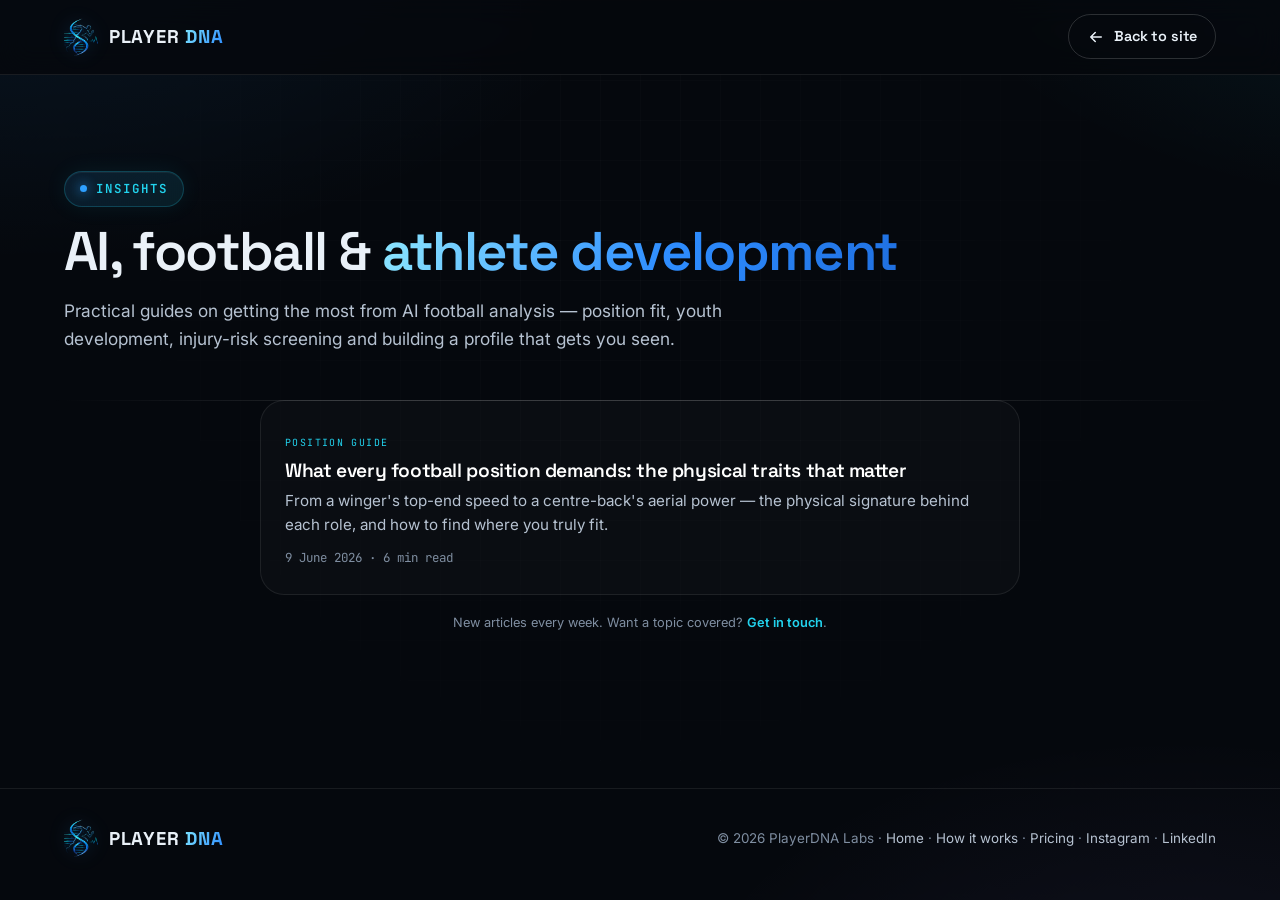
<file: insights/index.html>
<!DOCTYPE html>
<html lang="en">
<head>
  <meta charset="UTF-8" />
  <meta name="viewport" content="width=device-width, initial-scale=1.0" />
  <title>Insights — AI, Football &amp; Athlete Development | PlayerDNA</title>
  <meta name="description" content="PlayerDNA Insights: practical guides on AI football analysis, position fit, youth development, injury-risk screening and building an objective athlete profile." />
  <meta name="theme-color" content="#05080d" />
  <link rel="icon" href="/assets/img/logo-icon.png" type="image/png" />
  <link rel="preconnect" href="https://fonts.googleapis.com" />
  <link rel="preconnect" href="https://fonts.gstatic.com" crossorigin />
  <link href="https://fonts.googleapis.com/css2?family=Inter:wght@400;500;600;700&family=JetBrains+Mono:wght@400;500;600;700&family=Space+Grotesk:wght@500;600;700&display=swap" rel="stylesheet" />
  <link rel="stylesheet" href="/assets/css/styles.css" />
  <link rel="canonical" href="https://www.playerdna.tech/insights" />
  <meta name="robots" content="index,follow,max-image-preview:large,max-snippet:-1,max-video-preview:-1" />
  <meta name="author" content="PlayerDNA Labs" />
  <meta property="og:type" content="website" />
  <meta property="og:site_name" content="PlayerDNA Labs" />
  <meta property="og:url" content="https://www.playerdna.tech/insights" />
  <meta property="og:title" content="Insights — AI, Football &amp; Athlete Development | PlayerDNA" />
  <meta property="og:description" content="Practical guides on AI football analysis, position fit, youth development and athlete profiling." />
  <meta property="og:image" content="https://www.playerdna.tech/assets/img/og-image.png" />
  <meta property="og:image:width" content="1200" />
  <meta property="og:image:height" content="630" />
  <meta property="og:image:alt" content="PlayerDNA Labs — the first AI sports academy" />
  <meta property="og:locale" content="en_US" />
  <meta name="twitter:card" content="summary_large_image" />
  <meta name="twitter:title" content="PlayerDNA Insights" />
  <meta name="twitter:description" content="Practical guides on AI football analysis, position fit, youth development and athlete profiling." />
  <meta name="twitter:image" content="https://www.playerdna.tech/assets/img/og-image.png" />
  <script type="application/ld+json">{"@context":"https://schema.org","@graph":[{"@type":"BreadcrumbList","itemListElement":[{"@type":"ListItem","position":1,"name":"Home","item":"https://www.playerdna.tech/"},{"@type":"ListItem","position":2,"name":"Insights","item":"https://www.playerdna.tech/insights"}]},{"@type":"Blog","@id":"https://www.playerdna.tech/insights#blog","url":"https://www.playerdna.tech/insights","name":"PlayerDNA Insights","description":"Practical guides on AI football analysis, position fit, youth development and athlete profiling.","publisher":{"@type":"Organization","name":"PlayerDNA Labs","url":"https://www.playerdna.tech/"},"blogPost":[{"@type":"BlogPosting","headline":"What Every Football Position Demands: The Physical Traits That Matter","url":"https://www.playerdna.tech/insights/football-position-physical-traits","datePublished":"2026-06-09","author":{"@type":"Organization","name":"PlayerDNA Labs"}}]}]}</script>
</head>
<body>
  <header class="subnav">
    <div class="container subnav-inner">
      <a class="brand" href="/" aria-label="PlayerDNA home"><img class="logo-mark" src="/assets/img/logo-mark-core.png" alt="" width="214" height="240" /><span>PLAYER <b>DNA</b></span></a>
      <a class="btn btn-sm btn-outline" href="/">
        <svg viewBox="0 0 24 24" width="15" height="15" fill="none" stroke="currentColor" stroke-width="2" stroke-linecap="round" stroke-linejoin="round"><path d="M19 12H5M11 6l-6 6 6 6"/></svg>
        Back to site
      </a>
    </div>
  </header>

  <main>
    <section class="subhero">
      <div class="container">
        <span class="eyebrow"><span class="dot"></span>Insights</span>
        <h1 class="section-title subhero-title">AI, football &amp; <span class="gradient-text">athlete development</span></h1>
        <p class="subhero-lead">Practical guides on getting the most from AI football analysis — position fit, youth development, injury-risk screening and building a profile that gets you seen.</p>
      </div>
    </section>

    <section class="section" style="padding-top:0;">
      <div class="container">
        <div class="insights-list">
          <a class="lp-card post-card" href="/insights/football-position-physical-traits">
            <span class="post-tag">Position guide</span>
            <h3>What every football position demands: the physical traits that matter</h3>
            <p>From a winger's top-end speed to a centre-back's aerial power — the physical signature behind each role, and how to find where you truly fit.</p>
            <span class="post-meta">9 June 2026 · 6 min read</span>
          </a>
        </div>
        <p class="lp-note">New articles every week. Want a topic covered? <a href="/for-clubs" style="color:var(--cyan);font-weight:600;">Get in touch</a>.</p>
      </div>
    </section>
  </main>

  <footer class="subfooter">
    <div class="container subfooter-inner">
      <a class="brand" href="/"><img class="logo-mark" src="/assets/img/logo-mark-core.png" alt="" width="214" height="240" /><span>PLAYER <b>DNA</b></span></a>
      <p>© <span id="yr"></span> PlayerDNA Labs · <a href="/">Home</a> · <a href="/how-it-works">How it works</a> · <a href="/pricing">Pricing</a> · <a href="https://www.instagram.com/player_dna26" target="_blank" rel="noopener">Instagram</a> · <a href="https://www.linkedin.com/in/player-dna-567a0a413" target="_blank" rel="noopener">LinkedIn</a></p>
    </div>
  </footer>
  <script>document.getElementById("yr").textContent = new Date().getFullYear();</script>
</body>
</html>
</file>
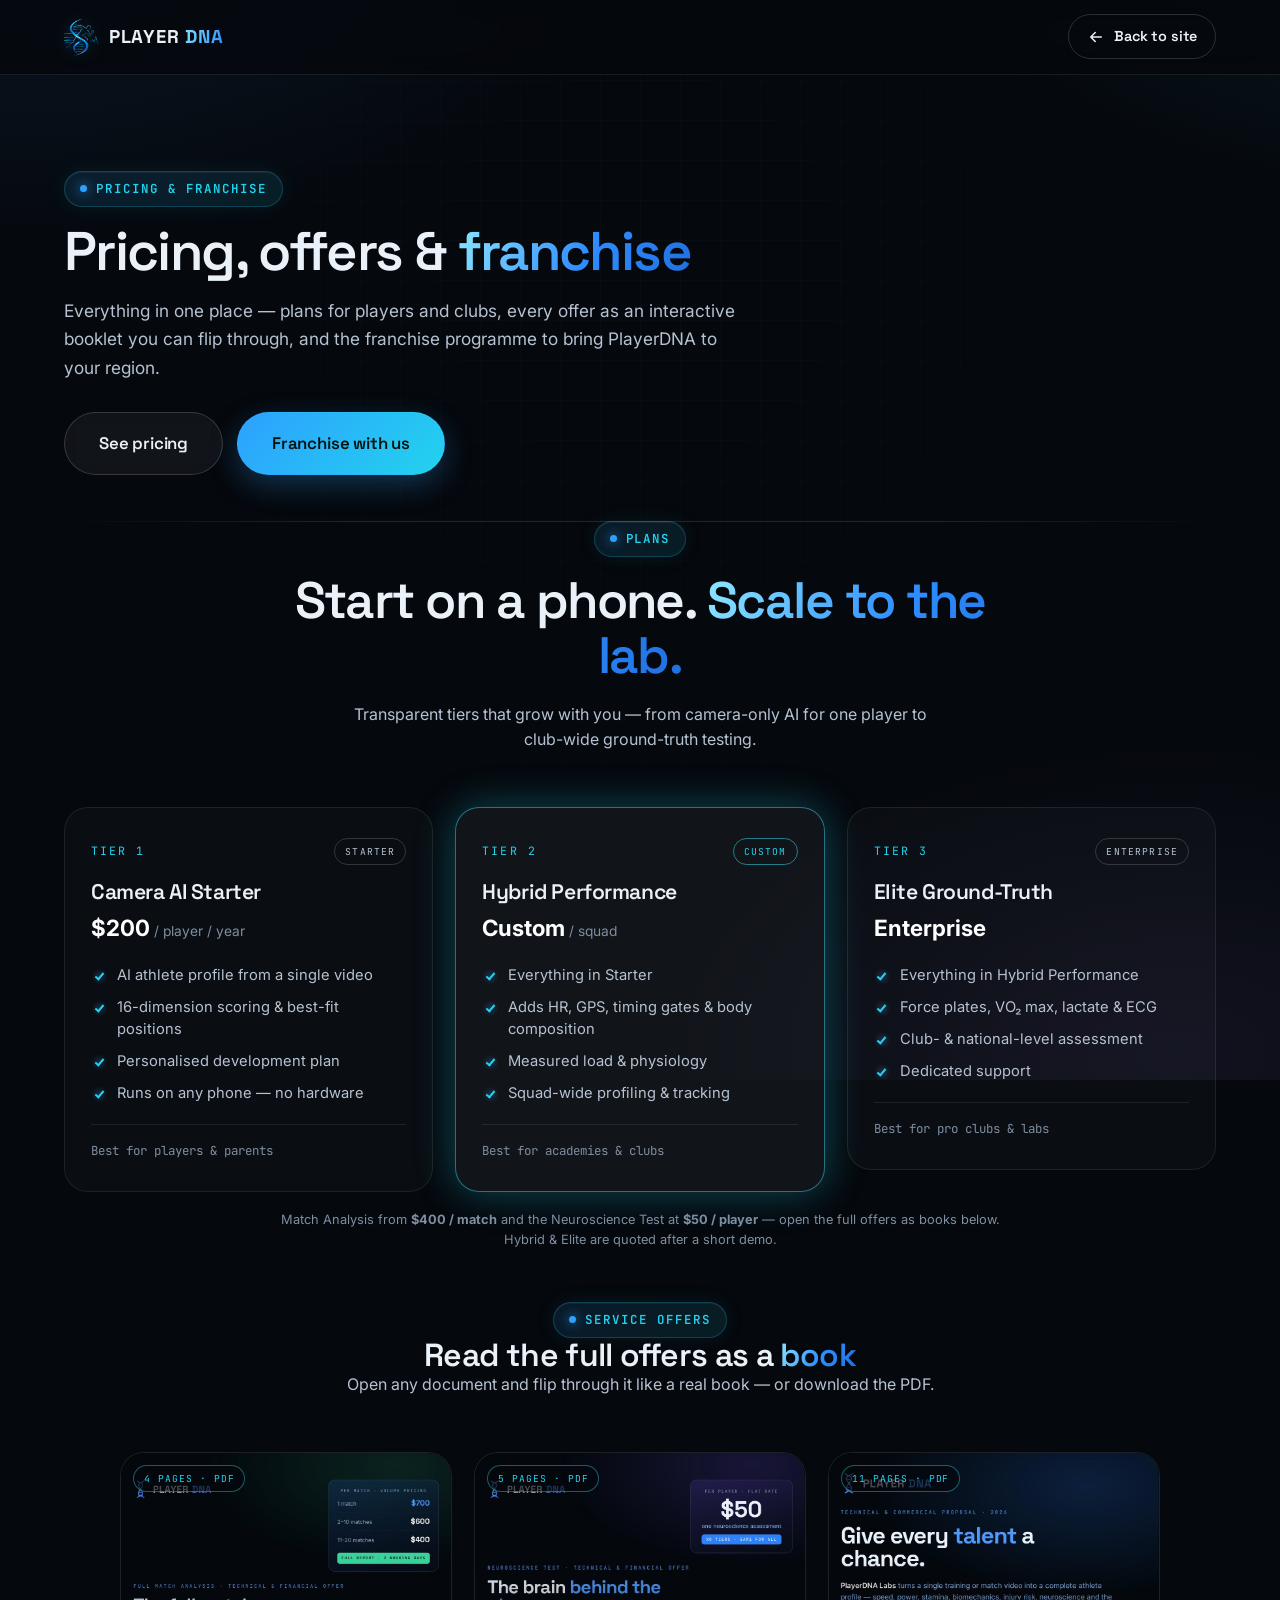
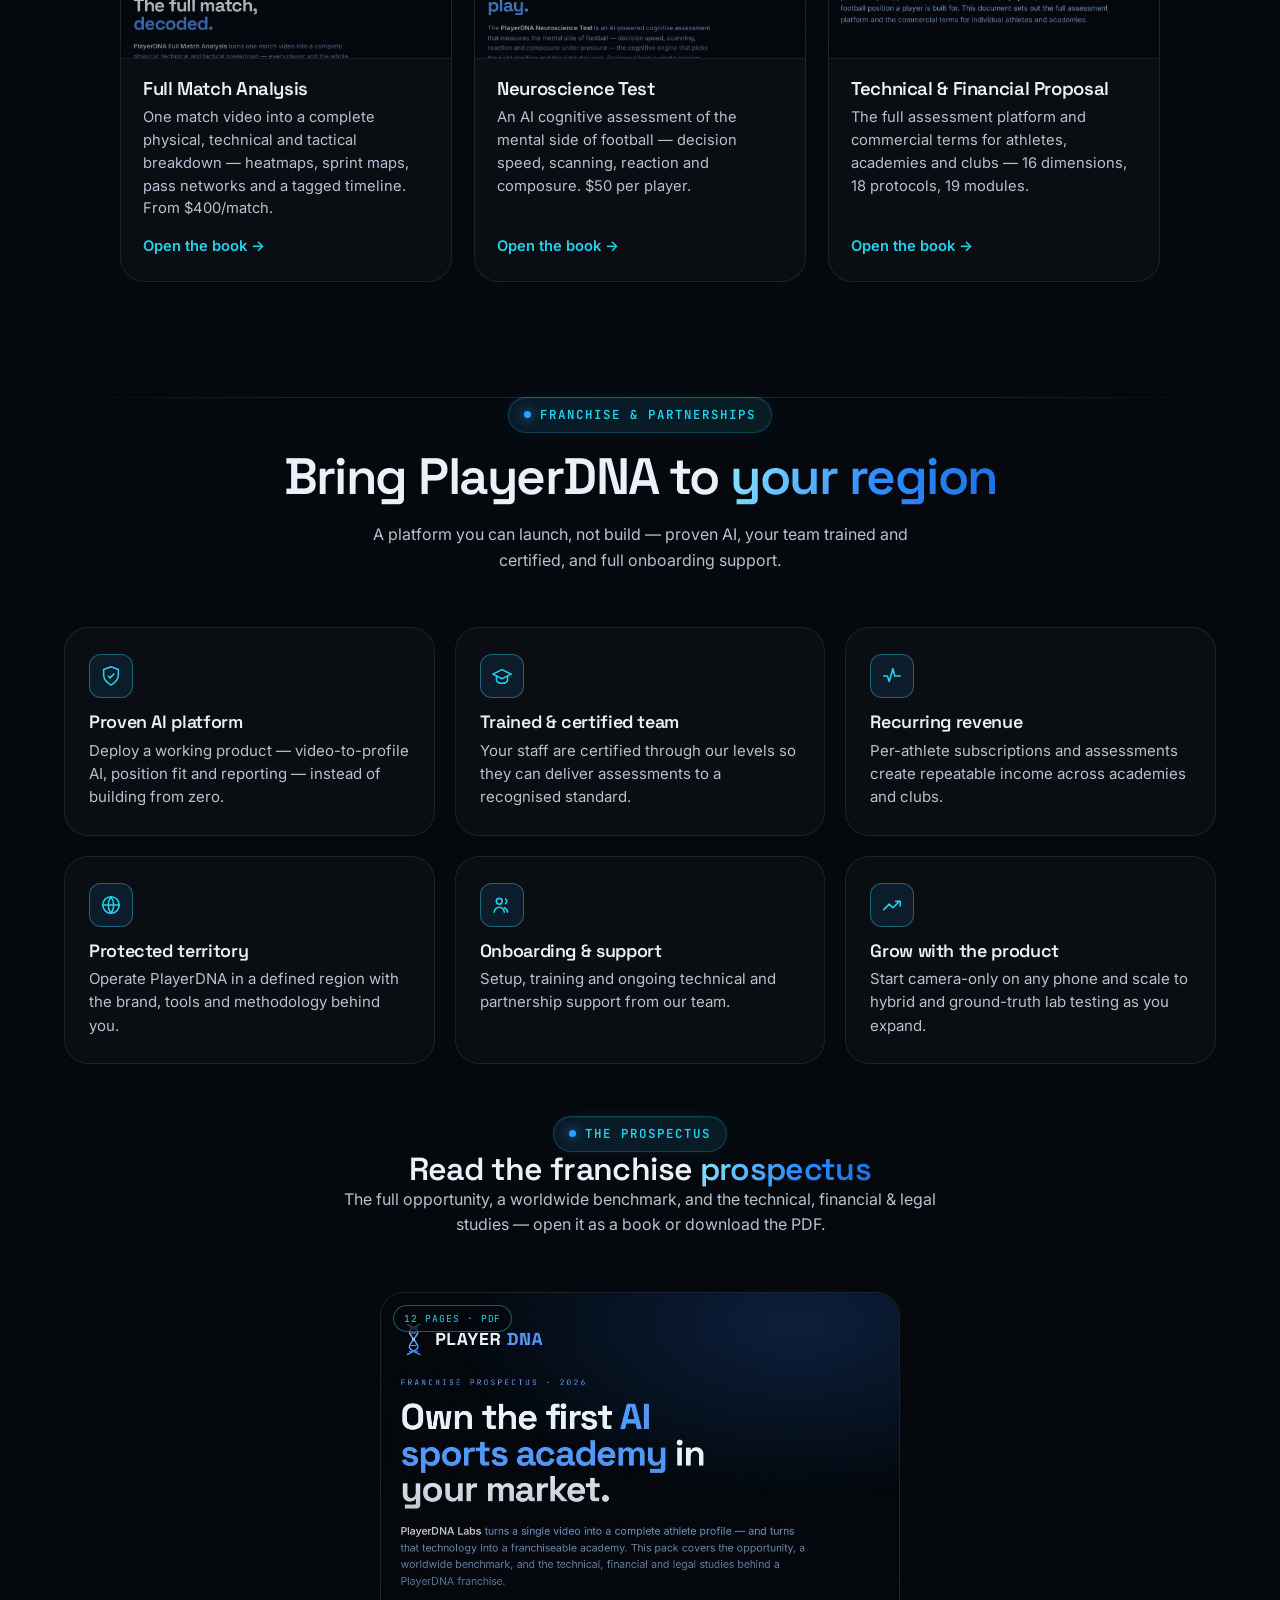
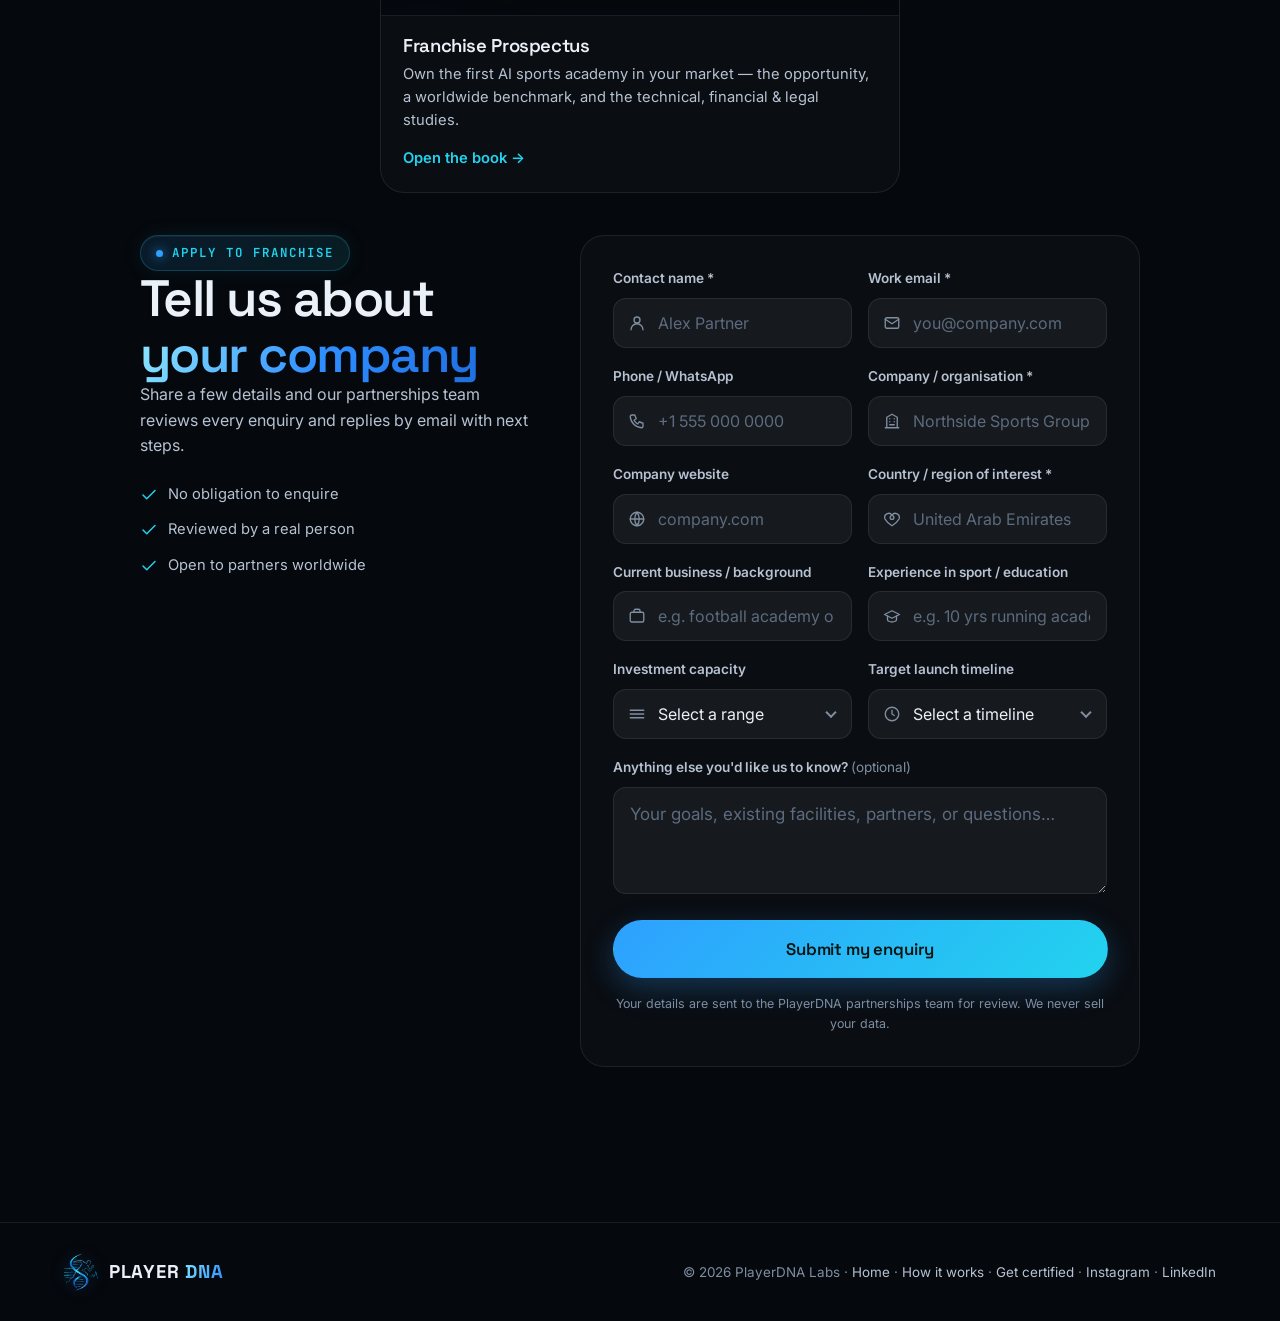
<file: pricing/index.html>
<!DOCTYPE html>
<html lang="en">
<head>
  <meta charset="UTF-8" />
  <meta name="viewport" content="width=device-width, initial-scale=1.0" />
  <title>Pricing, Offers &amp; Franchise — PlayerDNA</title>
  <meta name="description" content="PlayerDNA pricing, offer booklets and franchise. Camera AI from $200/year, match analysis, the neuroscience test, and our franchise prospectus — read every offer as an interactive booklet." />
  <meta name="theme-color" content="#05080d" />
  <link rel="icon" href="/assets/img/logo-icon.png" type="image/png" />
  <link rel="preconnect" href="https://fonts.googleapis.com" />
  <link rel="preconnect" href="https://fonts.gstatic.com" crossorigin />
  <link href="https://fonts.googleapis.com/css2?family=Inter:wght@400;500;600;700&family=JetBrains+Mono:wght@400;500;600;700&family=Space+Grotesk:wght@500;600;700&display=swap" rel="stylesheet" />
  <link rel="stylesheet" href="/assets/css/styles.css" />
  <link rel="canonical" href="https://www.playerdna.tech/pricing" />
  <meta name="robots" content="index,follow,max-image-preview:large,max-snippet:-1,max-video-preview:-1" />
  <meta name="author" content="PlayerDNA Labs" />
  <meta property="og:type" content="website" />
  <meta property="og:site_name" content="PlayerDNA Labs" />
  <meta property="og:url" content="https://www.playerdna.tech/pricing" />
  <meta property="og:title" content="Pricing, Offers &amp; Franchise — PlayerDNA" />
  <meta property="og:description" content="Pricing, offer booklets and franchise — Camera AI from $200/year, match analysis, the neuroscience test, and our franchise prospectus." />
  <meta property="og:image" content="https://www.playerdna.tech/assets/img/og-image.png" />
  <meta property="og:image:width" content="1200" />
  <meta property="og:image:height" content="630" />
  <meta property="og:image:alt" content="PlayerDNA Labs — the first AI sports academy" />
  <meta property="og:locale" content="en_US" />
  <meta name="twitter:card" content="summary_large_image" />
  <meta name="twitter:title" content="Pricing, Offers &amp; Franchise — PlayerDNA" />
  <meta name="twitter:description" content="Pricing, offer booklets and franchise for PlayerDNA — read every offer as an interactive booklet." />
  <meta name="twitter:image" content="https://www.playerdna.tech/assets/img/og-image.png" />
  <script type="application/ld+json">{"@context":"https://schema.org","@graph":[{"@type":"BreadcrumbList","itemListElement":[{"@type":"ListItem","position":1,"name":"Home","item":"https://www.playerdna.tech/"},{"@type":"ListItem","position":2,"name":"Pricing & Franchise","item":"https://www.playerdna.tech/pricing"}]},{"@type":"WebPage","@id":"https://www.playerdna.tech/pricing#webpage","url":"https://www.playerdna.tech/pricing","name":"Pricing, Offers & Franchise","isPartOf":{"@type":"WebSite","url":"https://www.playerdna.tech/"},"publisher":{"@type":"Organization","name":"PlayerDNA Labs","url":"https://www.playerdna.tech/"}},{"@type":"Offer","name":"Camera AI Starter","price":"200","priceCurrency":"USD","description":"PlayerDNA Camera AI Starter — AI athlete profiling from a single video, per player, per year.","url":"https://www.playerdna.tech/pricing","availability":"https://schema.org/InStock"},{"@type":"Offer","name":"Full Match Analysis","price":"400","priceCurrency":"USD","description":"AI full-match analysis from a single match video — physical, technical and tactical breakdown.","url":"https://www.playerdna.tech/pricing"},{"@type":"Offer","name":"Neuroscience Test","price":"50","priceCurrency":"USD","description":"AI cognitive assessment of the mental side of football, per player.","url":"https://www.playerdna.tech/pricing"},{"@type":"FAQPage","mainEntity":[{"@type":"Question","name":"How much does PlayerDNA cost?","acceptedAnswer":{"@type":"Answer","text":"Camera AI Starter is $200 per player per year. Full Match Analysis starts at $400 per match (with volume pricing), and the Neuroscience Test is $50 per player. Hybrid and Elite tiers are quoted per squad after a short demo."}},{"@type":"Question","name":"Can I franchise PlayerDNA?","acceptedAnswer":{"@type":"Answer","text":"Yes. PlayerDNA offers a turnkey AI academy franchise. You can read the full franchise prospectus on this page and submit a franchise enquiry with your company details."}}]}]}</script>
</head>
<body>
  <header class="subnav">
    <div class="container subnav-inner">
      <a class="brand" href="/" aria-label="PlayerDNA home"><img class="logo-mark" src="/assets/img/logo-mark-core.png" alt="" width="214" height="240" /><span>PLAYER <b>DNA</b></span></a>
      <a class="btn btn-sm btn-outline" href="/">
        <svg viewBox="0 0 24 24" width="15" height="15" fill="none" stroke="currentColor" stroke-width="2" stroke-linecap="round" stroke-linejoin="round"><path d="M19 12H5M11 6l-6 6 6 6"/></svg>
        Back to site
      </a>
    </div>
  </header>

  <main>
    <!-- Hero -->
    <section class="subhero">
      <div class="container">
        <span class="eyebrow"><span class="dot"></span>Pricing &amp; franchise</span>
        <h1 class="section-title subhero-title">Pricing, offers &amp; <span class="gradient-text">franchise</span></h1>
        <p class="subhero-lead">Everything in one place — plans for players and clubs, every offer as an interactive booklet you can flip through, and the franchise programme to bring PlayerDNA to your region.</p>
        <div class="subhero-actions">
          <a class="btn btn-lg btn-ghost" href="#pricing">See pricing</a>
          <a class="btn btn-lg btn-primary" href="#franchise">Franchise with us</a>
        </div>
      </div>
    </section>

    <!-- Pricing tiers -->
    <section class="section" id="pricing" style="padding-top:0;">
      <div class="container">
        <div class="sec-head center">
          <span class="eyebrow"><span class="dot"></span>Plans</span>
          <h2 class="section-title">Start on a phone. <span class="gradient-text">Scale to the lab.</span></h2>
          <p class="sec-sub">Transparent tiers that grow with you — from camera-only AI for one player to club-wide ground-truth testing.</p>
        </div>
        <div class="cert-levels">
          <article class="level-card">
            <div class="level-head"><span class="level-no">Tier 1</span><span class="level-badge l1">Starter</span></div>
            <h3>Camera AI Starter</h3>
            <p class="level-for"><strong style="color:#fff;font-size:1.4rem;">$200</strong> / player / year</p>
            <ul class="level-list">
              <li>AI athlete profile from a single video</li>
              <li>16-dimension scoring &amp; best-fit positions</li>
              <li>Personalised development plan</li>
              <li>Runs on any phone — no hardware</li>
            </ul>
            <p class="level-meta">Best for players &amp; parents</p>
          </article>
          <article class="level-card featured">
            <div class="level-head"><span class="level-no">Tier 2</span><span class="level-badge l2">Custom</span></div>
            <h3>Hybrid Performance</h3>
            <p class="level-for"><strong style="color:#fff;font-size:1.4rem;">Custom</strong> / squad</p>
            <ul class="level-list">
              <li>Everything in Starter</li>
              <li>Adds HR, GPS, timing gates &amp; body composition</li>
              <li>Measured load &amp; physiology</li>
              <li>Squad-wide profiling &amp; tracking</li>
            </ul>
            <p class="level-meta">Best for academies &amp; clubs</p>
          </article>
          <article class="level-card">
            <div class="level-head"><span class="level-no">Tier 3</span><span class="level-badge l3">Enterprise</span></div>
            <h3>Elite Ground-Truth</h3>
            <p class="level-for"><strong style="color:#fff;font-size:1.4rem;">Enterprise</strong></p>
            <ul class="level-list">
              <li>Everything in Hybrid Performance</li>
              <li>Force plates, VO₂ max, lactate &amp; ECG</li>
              <li>Club- &amp; national-level assessment</li>
              <li>Dedicated support</li>
            </ul>
            <p class="level-meta">Best for pro clubs &amp; labs</p>
          </article>
        </div>
        <p class="lp-note">Match Analysis from <strong>$400 / match</strong> and the Neuroscience Test at <strong>$50 / player</strong> — open the full offers as books below. Hybrid &amp; Elite are quoted after a short demo.</p>

        <div class="sec-head center" style="margin-top:52px;">
          <span class="eyebrow"><span class="dot"></span>Service offers</span>
          <h3 class="section-title" style="font-size:clamp(1.45rem,3.4vw,2rem);">Read the full offers as a <span class="gradient-text">book</span></h3>
          <p class="sec-sub">Open any document and flip through it like a real book — or download the PDF.</p>
        </div>
        <div class="offer-grid" style="grid-template-columns:repeat(auto-fit,minmax(270px,1fr));max-width:1040px;">
          <article class="offer-card" data-offer="match-analysis" tabindex="0" role="button" aria-label="Open the Full Match Analysis booklet">
            <div class="offer-cover"><span class="offer-tag">4 pages · PDF</span><img src="/assets/img/offers/match-analysis/p01.jpg" loading="lazy" decoding="async" alt="Full Match Analysis offer cover" /></div>
            <div class="offer-meta">
              <h3>Full Match Analysis</h3>
              <p>One match video into a complete physical, technical and tactical breakdown — heatmaps, sprint maps, pass networks and a tagged timeline. From $400/match.</p>
              <span class="offer-open">Open the book →</span>
            </div>
          </article>
          <article class="offer-card" data-offer="neuroscience-test" tabindex="0" role="button" aria-label="Open the Neuroscience Test booklet">
            <div class="offer-cover"><span class="offer-tag">5 pages · PDF</span><img src="/assets/img/offers/neuroscience-test/p01.jpg" loading="lazy" decoding="async" alt="Neuroscience Test offer cover" /></div>
            <div class="offer-meta">
              <h3>Neuroscience Test</h3>
              <p>An AI cognitive assessment of the mental side of football — decision speed, scanning, reaction and composure. $50 per player.</p>
              <span class="offer-open">Open the book →</span>
            </div>
          </article>
          <article class="offer-card" data-offer="technical-financial" tabindex="0" role="button" aria-label="Open the Technical and Financial Proposal booklet">
            <div class="offer-cover"><span class="offer-tag">11 pages · PDF</span><img src="/assets/img/offers/technical-financial/p01.jpg" loading="lazy" decoding="async" alt="Technical & Financial Proposal cover" /></div>
            <div class="offer-meta">
              <h3>Technical &amp; Financial Proposal</h3>
              <p>The full assessment platform and commercial terms for athletes, academies and clubs — 16 dimensions, 18 protocols, 19 modules.</p>
              <span class="offer-open">Open the book →</span>
            </div>
          </article>
        </div>
      </div>
    </section>

    <!-- Franchise -->
    <section class="section" id="franchise" style="padding-top:0;">
      <div class="container">
        <div class="sec-head center">
          <span class="eyebrow"><span class="dot"></span>Franchise &amp; partnerships</span>
          <h2 class="section-title">Bring PlayerDNA to <span class="gradient-text">your region</span></h2>
          <p class="sec-sub">A platform you can launch, not build — proven AI, your team trained and certified, and full onboarding support.</p>
        </div>
        <div class="lp-grid cols-3">
          <div class="lp-card"><div class="lp-ic"><svg viewBox="0 0 24 24" fill="none" stroke="currentColor" stroke-width="1.7" stroke-linecap="round" stroke-linejoin="round"><path d="M12 2 4 5v6c0 5 3.4 8.3 8 11 4.6-2.7 8-6 8-11V5z"/><path d="M9 12l2 2 4-4"/></svg></div><h3>Proven AI platform</h3><p>Deploy a working product — video-to-profile AI, position fit and reporting — instead of building from zero.</p></div>
          <div class="lp-card"><div class="lp-ic"><svg viewBox="0 0 24 24" fill="none" stroke="currentColor" stroke-width="1.7" stroke-linecap="round" stroke-linejoin="round"><path d="M22 10 12 5 2 10l10 5 10-5z"/><path d="M6 12v5c0 1.4 2.7 3 6 3s6-1.6 6-3v-5"/></svg></div><h3>Trained &amp; certified team</h3><p>Your staff are certified through our levels so they can deliver assessments to a recognised standard.</p></div>
          <div class="lp-card"><div class="lp-ic"><svg viewBox="0 0 24 24" fill="none" stroke="currentColor" stroke-width="1.7" stroke-linecap="round" stroke-linejoin="round"><path d="M3 12h4l2 6 4-14 2 8h6"/></svg></div><h3>Recurring revenue</h3><p>Per-athlete subscriptions and assessments create repeatable income across academies and clubs.</p></div>
          <div class="lp-card"><div class="lp-ic"><svg viewBox="0 0 24 24" fill="none" stroke="currentColor" stroke-width="1.7" stroke-linecap="round" stroke-linejoin="round"><circle cx="12" cy="12" r="9"/><path d="M3 12h18M12 3a15 15 0 0 1 0 18M12 3a15 15 0 0 0 0 18"/></svg></div><h3>Protected territory</h3><p>Operate PlayerDNA in a defined region with the brand, tools and methodology behind you.</p></div>
          <div class="lp-card"><div class="lp-ic"><svg viewBox="0 0 24 24" fill="none" stroke="currentColor" stroke-width="1.7" stroke-linecap="round" stroke-linejoin="round"><circle cx="9" cy="8" r="3.2"/><path d="M3.5 20a5.5 5.5 0 0 1 11 0M16 5.5a3.2 3.2 0 0 1 0 5M18 20a5.5 5.5 0 0 0-3.5-5.1"/></svg></div><h3>Onboarding &amp; support</h3><p>Setup, training and ongoing technical and partnership support from our team.</p></div>
          <div class="lp-card"><div class="lp-ic"><svg viewBox="0 0 24 24" fill="none" stroke="currentColor" stroke-width="1.7" stroke-linecap="round" stroke-linejoin="round"><path d="M3 17l6-6 4 4 7-7"/><path d="M16 8h5v5"/></svg></div><h3>Grow with the product</h3><p>Start camera-only on any phone and scale to hybrid and ground-truth lab testing as you expand.</p></div>
        </div>

        <div class="sec-head center" style="margin-top:52px;">
          <span class="eyebrow"><span class="dot"></span>The prospectus</span>
          <h3 class="section-title" style="font-size:clamp(1.45rem,3.4vw,2rem);">Read the franchise <span class="gradient-text">prospectus</span></h3>
          <p class="sec-sub">The full opportunity, a worldwide benchmark, and the technical, financial &amp; legal studies — open it as a book or download the PDF.</p>
        </div>
        <div class="offer-grid" style="max-width:520px;grid-template-columns:1fr;">
          <article class="offer-card" data-offer="franchise-prospectus" tabindex="0" role="button" aria-label="Open the Franchise Prospectus booklet">
            <div class="offer-cover"><span class="offer-tag">12 pages · PDF</span><img src="/assets/img/offers/franchise-prospectus/p01.jpg" loading="lazy" decoding="async" alt="Franchise Prospectus cover" /></div>
            <div class="offer-meta">
              <h3>Franchise Prospectus</h3>
              <p>Own the first AI sports academy in your market — the opportunity, a worldwide benchmark, and the technical, financial &amp; legal studies.</p>
              <span class="offer-open">Open the book →</span>
            </div>
          </article>
        </div>

        <div class="cert-form-wrap" style="margin-top:42px;">
          <div class="cert-form-intro">
            <span class="eyebrow"><span class="dot"></span>Apply to franchise</span>
            <h2 class="section-title">Tell us about <span class="gradient-text">your company</span></h2>
            <p class="sec-sub">Share a few details and our partnerships team reviews every enquiry and replies by email with next steps.</p>
            <ul class="cert-assure">
              <li><svg viewBox="0 0 24 24" fill="none" stroke="currentColor" stroke-width="2" stroke-linecap="round" stroke-linejoin="round"><path d="M20 6 9 17l-5-5"/></svg> No obligation to enquire</li>
              <li><svg viewBox="0 0 24 24" fill="none" stroke="currentColor" stroke-width="2" stroke-linecap="round" stroke-linejoin="round"><path d="M20 6 9 17l-5-5"/></svg> Reviewed by a real person</li>
              <li><svg viewBox="0 0 24 24" fill="none" stroke="currentColor" stroke-width="2" stroke-linecap="round" stroke-linejoin="round"><path d="M20 6 9 17l-5-5"/></svg> Open to partners worldwide</li>
            </ul>
          </div>

          <form id="franchiseForm" class="cert-form" novalidate>
            <div class="form-grid">
              <div class="field">
                <label for="fName">Contact name *</label>
                <div class="input-wrap">
                  <svg viewBox="0 0 24 24" fill="none" stroke="currentColor" stroke-width="1.8" stroke-linecap="round" stroke-linejoin="round"><circle cx="12" cy="8" r="4"/><path d="M4 21a8 8 0 0 1 16 0"/></svg>
                  <input id="fName" name="name" type="text" placeholder="Alex Partner" autocomplete="name" required />
                </div>
              </div>
              <div class="field">
                <label for="fEmail">Work email *</label>
                <div class="input-wrap">
                  <svg viewBox="0 0 24 24" fill="none" stroke="currentColor" stroke-width="1.8" stroke-linecap="round" stroke-linejoin="round"><rect x="3" y="5" width="18" height="14" rx="2"/><path d="m3 7 9 6 9-6"/></svg>
                  <input id="fEmail" name="email" type="email" placeholder="you@company.com" autocomplete="email" required />
                </div>
              </div>
              <div class="field">
                <label for="fPhone">Phone / WhatsApp</label>
                <div class="input-wrap">
                  <svg viewBox="0 0 24 24" fill="none" stroke="currentColor" stroke-width="1.8" stroke-linecap="round" stroke-linejoin="round"><path d="M5 4h4l2 5-3 2a12 12 0 0 0 5 5l2-3 5 2v4a2 2 0 0 1-2 2A16 16 0 0 1 3 6a2 2 0 0 1 2-2z"/></svg>
                  <input id="fPhone" name="phone" type="tel" placeholder="+1 555 000 0000" autocomplete="tel" />
                </div>
              </div>
              <div class="field">
                <label for="fCompany">Company / organisation *</label>
                <div class="input-wrap">
                  <svg viewBox="0 0 24 24" fill="none" stroke="currentColor" stroke-width="1.8" stroke-linecap="round" stroke-linejoin="round"><path d="M3 21h18M5 21V7l7-4 7 4v14M9 9h.01M15 9h.01M9 13h.01M15 13h.01M9 17h6"/></svg>
                  <input id="fCompany" name="company" type="text" placeholder="Northside Sports Group" autocomplete="organization" required />
                </div>
              </div>
              <div class="field">
                <label for="fWebsite">Company website</label>
                <div class="input-wrap">
                  <svg viewBox="0 0 24 24" fill="none" stroke="currentColor" stroke-width="1.8" stroke-linecap="round" stroke-linejoin="round"><circle cx="12" cy="12" r="9"/><path d="M3 12h18M12 3a15 15 0 0 1 0 18M12 3a15 15 0 0 0 0 18"/></svg>
                  <input id="fWebsite" name="website" type="text" placeholder="company.com" autocomplete="url" />
                </div>
              </div>
              <div class="field">
                <label for="fCountry">Country / region of interest *</label>
                <div class="input-wrap">
                  <svg viewBox="0 0 24 24" fill="none" stroke="currentColor" stroke-width="1.8" stroke-linecap="round" stroke-linejoin="round"><path d="M12 21s-7-4.4-9.3-9A5.3 5.3 0 0 1 12 7a5.3 5.3 0 0 1 9.3 5C19 16.6 12 21 12 21z"/><circle cx="12" cy="10" r="2.5"/></svg>
                  <input id="fCountry" name="country" type="text" placeholder="United Arab Emirates" autocomplete="country-name" required />
                </div>
              </div>
              <div class="field">
                <label for="fBusiness">Current business / background</label>
                <div class="input-wrap">
                  <svg viewBox="0 0 24 24" fill="none" stroke="currentColor" stroke-width="1.8" stroke-linecap="round" stroke-linejoin="round"><rect x="3" y="7" width="18" height="13" rx="2"/><path d="M8 7V5a2 2 0 0 1 2-2h4a2 2 0 0 1 2 2v2"/></svg>
                  <input id="fBusiness" name="business" type="text" placeholder="e.g. football academy operator" />
                </div>
              </div>
              <div class="field">
                <label for="fExperience">Experience in sport / education</label>
                <div class="input-wrap">
                  <svg viewBox="0 0 24 24" fill="none" stroke="currentColor" stroke-width="1.8" stroke-linecap="round" stroke-linejoin="round"><path d="M22 10 12 5 2 10l10 5 10-5z"/><path d="M6 12v5c0 1.4 2.7 3 6 3s6-1.6 6-3v-5"/></svg>
                  <input id="fExperience" name="experience" type="text" placeholder="e.g. 10 yrs running academies" />
                </div>
              </div>
              <div class="field">
                <label for="fInvestment">Investment capacity</label>
                <div class="input-wrap select-wrap">
                  <svg viewBox="0 0 24 24" fill="none" stroke="currentColor" stroke-width="1.8" stroke-linecap="round" stroke-linejoin="round"><path d="M3 7h18M3 12h18M3 17h18"/></svg>
                  <select id="fInvestment" name="investment">
                    <option value="">Select a range</option>
                    <option>Under $45k</option>
                    <option>$45k – $100k</option>
                    <option>$100k – $300k</option>
                    <option>$300k+</option>
                    <option>Prefer to discuss</option>
                  </select>
                </div>
              </div>
              <div class="field">
                <label for="fTimeline">Target launch timeline</label>
                <div class="input-wrap select-wrap">
                  <svg viewBox="0 0 24 24" fill="none" stroke="currentColor" stroke-width="1.8" stroke-linecap="round" stroke-linejoin="round"><circle cx="12" cy="12" r="9"/><path d="M12 7v5l3 2"/></svg>
                  <select id="fTimeline" name="timeline">
                    <option value="">Select a timeline</option>
                    <option>As soon as possible</option>
                    <option>3 – 6 months</option>
                    <option>6 – 12 months</option>
                    <option>12+ months / exploring</option>
                  </select>
                </div>
              </div>
            </div>
            <div class="field">
              <label for="fMessage">Anything else you'd like us to know? <span class="opt">(optional)</span></label>
              <div class="input-wrap textarea-wrap">
                <textarea id="fMessage" name="message" rows="3" placeholder="Your goals, existing facilities, partners, or questions…"></textarea>
              </div>
            </div>
            <button type="submit" id="franchiseSubmit" class="btn btn-primary btn-block btn-lg">Submit my enquiry</button>
            <div id="franchiseMsg" class="form-msg" role="status" aria-live="polite"></div>
            <p class="cert-privacy">Your details are sent to the PlayerDNA partnerships team for review. We never sell your data.</p>
          </form>
        </div>
      </div>
    </section>
  </main>

  <footer class="subfooter">
    <div class="container subfooter-inner">
      <a class="brand" href="/"><img class="logo-mark" src="/assets/img/logo-mark-core.png" alt="" width="214" height="240" /><span>PLAYER <b>DNA</b></span></a>
      <p>© <span id="yr"></span> PlayerDNA Labs · <a href="/">Home</a> · <a href="/how-it-works">How it works</a> · <a href="/certify.html">Get certified</a> · <a href="https://www.instagram.com/player_dna26" target="_blank" rel="noopener">Instagram</a> · <a href="https://www.linkedin.com/in/player-dna-567a0a413" target="_blank" rel="noopener">LinkedIn</a></p>
    </div>
  </footer>

  <!-- Interactive booklet (flipbook) modal -->
  <div class="modal-overlay offer-modal" id="offerBook" role="dialog" aria-modal="true" aria-hidden="true" aria-label="Offer booklet">
    <div class="ofb">
      <div class="ofb-bar">
        <span class="ofb-title"></span>
        <span class="ofb-counter"></span>
        <div class="ofb-bar-actions">
          <a class="ofb-download btn btn-sm btn-outline" href="#" download target="_blank" rel="noopener">Download PDF</a>
          <button class="ofb-x" data-ofb-close aria-label="Close booklet">
            <svg viewBox="0 0 24 24" width="18" height="18" fill="none" stroke="currentColor" stroke-width="2" stroke-linecap="round" stroke-linejoin="round"><path d="M18 6 6 18M6 6l12 12"/></svg>
          </button>
        </div>
      </div>
      <div class="ofb-stage">
        <button class="ofb-nav ofb-prev" aria-label="Previous page"><svg viewBox="0 0 24 24" fill="none" stroke="currentColor" stroke-width="2.2" stroke-linecap="round" stroke-linejoin="round"><path d="M15 6l-6 6 6 6"/></svg></button>
        <div class="obook ofb-obook" id="ofbObook">
          <div class="obook-spread">
            <div class="bk-pg obook-left" id="ofbLeft"></div>
            <div class="bk-pg obook-right" id="ofbRight"></div>
            <div class="obook-gutter" aria-hidden="true"></div>
            <div class="obook-leaf" id="ofbLeaf" aria-hidden="true">
              <div class="leaf-face leaf-front" id="ofbLeafFront"></div>
              <div class="leaf-face leaf-back" id="ofbLeafBack"></div>
            </div>
          </div>
        </div>
        <button class="ofb-nav ofb-next" aria-label="Next page"><svg viewBox="0 0 24 24" fill="none" stroke="currentColor" stroke-width="2.2" stroke-linecap="round" stroke-linejoin="round"><path d="M9 6l6 6-6 6"/></svg></button>
      </div>
    </div>
  </div>

  <!-- Franchise enquiry success popup -->
  <div class="modal-overlay" id="franchiseSuccess" role="dialog" aria-modal="true" aria-hidden="true" aria-labelledby="franchiseSuccessTitle">
    <div class="modal cert-success-modal">
      <button class="modal-close" data-fr-close aria-label="Close">
        <svg viewBox="0 0 24 24" width="18" height="18" fill="none" stroke="currentColor" stroke-width="2" stroke-linecap="round" stroke-linejoin="round"><path d="M18 6 6 18M6 6l12 12"/></svg>
      </button>
      <div class="cert-success-icon">
        <svg viewBox="0 0 24 24" fill="none" stroke="currentColor" stroke-width="2.2" stroke-linecap="round" stroke-linejoin="round"><circle cx="12" cy="12" r="10"/><path d="M8 12.5l2.5 2.5 5.5-6"/></svg>
      </div>
      <h2 id="franchiseSuccessTitle">Enquiry received!</h2>
      <p class="sub">Thanks — our partnerships team will review your enquiry and email you with next steps shortly.</p>
      <button class="btn btn-primary btn-lg btn-block" data-fr-close>Done</button>
    </div>
  </div>

  <script src="/assets/js/offers.js" defer></script>
  <script>
    document.getElementById("yr").textContent = new Date().getFullYear();
    (function () {
      var form = document.getElementById("franchiseForm");
      var msg = document.getElementById("franchiseMsg");
      var btn = document.getElementById("franchiseSubmit");
      var successModal = document.getElementById("franchiseSuccess");
      function show(type, text) { msg.className = "form-msg show " + type; msg.textContent = text; }
      function openSuccess() { successModal.classList.add("open"); document.body.classList.add("modal-open"); successModal.setAttribute("aria-hidden", "false"); }
      function closeSuccess() { successModal.classList.remove("open"); document.body.classList.remove("modal-open"); successModal.setAttribute("aria-hidden", "true"); }
      Array.prototype.forEach.call(document.querySelectorAll("[data-fr-close]"), function (b) { b.addEventListener("click", closeSuccess); });
      successModal.addEventListener("click", function (e) { if (e.target === successModal) closeSuccess(); });
      window.addEventListener("keydown", function (e) { if (e.key === "Escape" && successModal.classList.contains("open")) closeSuccess(); });

      form.addEventListener("submit", async function (e) {
        e.preventDefault();
        var name = form.name.value.trim();
        var email = form.email.value.trim();
        var company = form.company.value.trim();
        var country = form.country.value.trim();
        if (name.length < 2) return show("err", "Please enter your contact name.");
        if (!/^[^\s@]+@[^\s@]+\.[^\s@]+$/.test(email)) return show("err", "Please enter a valid email address.");
        if (company.length < 2) return show("err", "Please enter your company name.");
        if (country.length < 2) return show("err", "Please enter your country or region.");
        var original = btn.textContent;
        btn.textContent = "Sending…"; btn.disabled = true; msg.className = "form-msg";
        var payload = {
          name: name, email: email, company: company, country: country,
          phone: form.phone.value.trim(), website: form.website.value.trim(),
          business: form.business.value.trim(), experience: form.experience.value.trim(),
          investment: form.investment.value.trim(), timeline: form.timeline.value.trim(),
          message: form.message.value.trim()
        };
        try {
          var r = await fetch("/api/franchise", { method: "POST", headers: { "Content-Type": "application/json" }, body: JSON.stringify(payload) });
          var data = await r.json().catch(function () { return {}; });
          btn.textContent = original; btn.disabled = false;
          if (r.ok && data.ok) { form.reset(); msg.className = "form-msg"; openSuccess(); }
          else { show("err", (data && data.error) || "Sorry, we couldn't submit your enquiry right now. Please try again in a moment."); }
        } catch (err) {
          btn.textContent = original; btn.disabled = false;
          show("err", "Network error — please check your connection and try again.");
        }
      });
    })();
  </script>
</body>
</html>
</file>
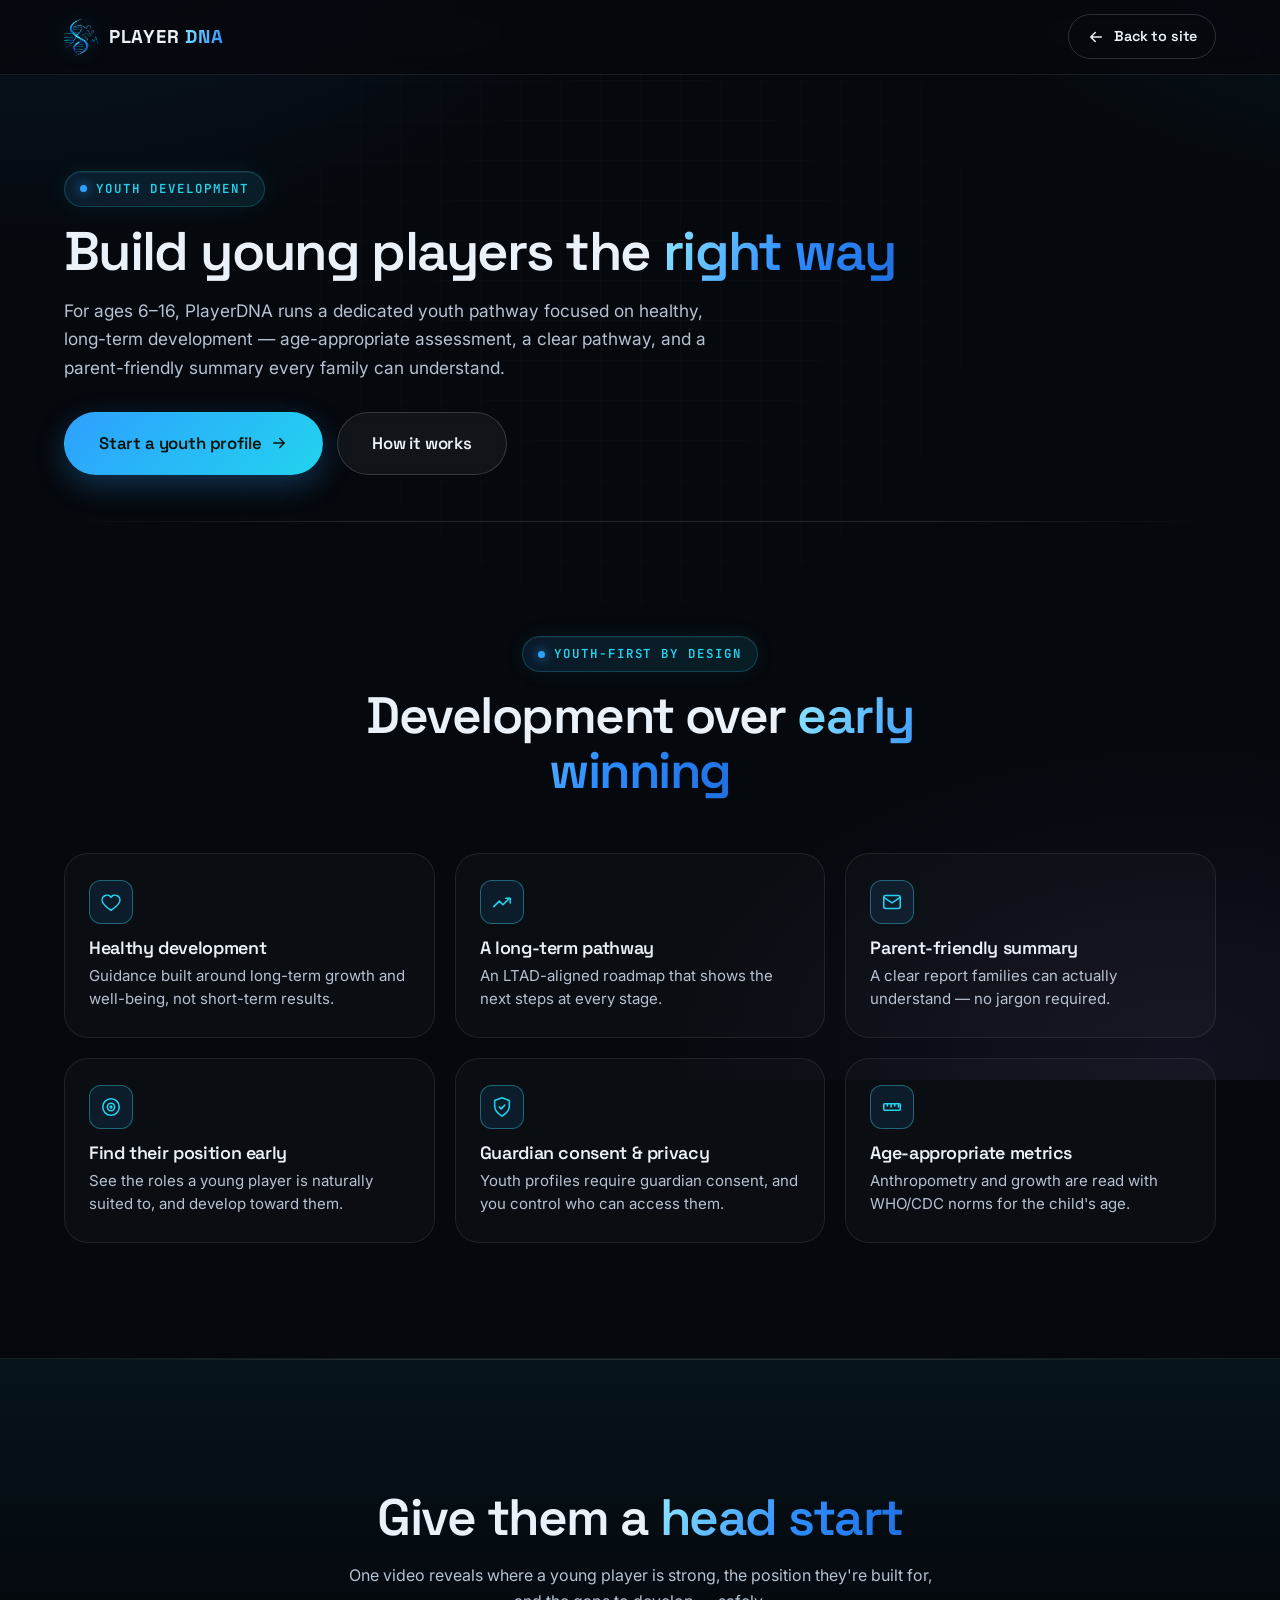
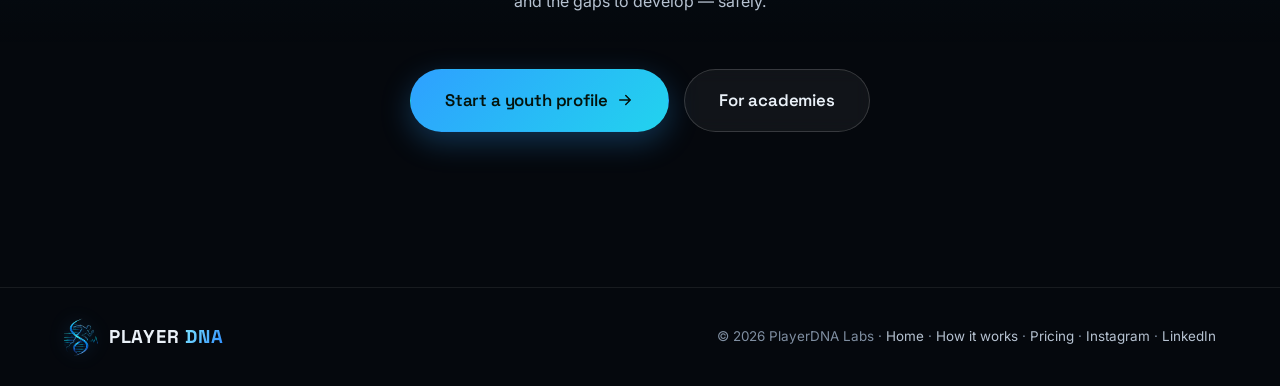
<file: youth-development/index.html>
<!DOCTYPE html>
<html lang="en">
<head>
  <meta charset="UTF-8" />
  <meta name="viewport" content="width=device-width, initial-scale=1.0" />
  <title>Youth Football Development with AI — Ages 6–16 | PlayerDNA</title>
  <meta name="description" content="A youth-first AI pathway for ages 6–16: healthy long-term development, age-appropriate assessment, a parent-friendly summary and the position a young player is built for." />
  <meta name="theme-color" content="#05080d" />
  <link rel="icon" href="/assets/img/logo-icon.png" type="image/png" />
  <link rel="preconnect" href="https://fonts.googleapis.com" />
  <link rel="preconnect" href="https://fonts.gstatic.com" crossorigin />
  <link href="https://fonts.googleapis.com/css2?family=Inter:wght@400;500;600;700&family=JetBrains+Mono:wght@400;500;600;700&family=Space+Grotesk:wght@500;600;700&display=swap" rel="stylesheet" />
  <link rel="stylesheet" href="/assets/css/styles.css" />
  <link rel="canonical" href="https://www.playerdna.tech/youth-development" />
  <meta name="robots" content="index,follow,max-image-preview:large,max-snippet:-1,max-video-preview:-1" />
  <meta name="author" content="PlayerDNA Labs" />
  <meta property="og:type" content="website" />
  <meta property="og:site_name" content="PlayerDNA Labs" />
  <meta property="og:url" content="https://www.playerdna.tech/youth-development" />
  <meta property="og:title" content="Youth Football Development with AI — Ages 6–16 | PlayerDNA" />
  <meta property="og:description" content="A youth-first AI pathway for ages 6–16: healthy long-term development, age-appropriate assessment and a parent-friendly summary." />
  <meta property="og:image" content="https://www.playerdna.tech/assets/img/og-image.png" />
  <meta property="og:image:width" content="1200" />
  <meta property="og:image:height" content="630" />
  <meta property="og:image:alt" content="PlayerDNA Labs — the first AI sports academy" />
  <meta property="og:locale" content="en_US" />
  <meta name="twitter:card" content="summary_large_image" />
  <meta name="twitter:title" content="Youth Football Development with AI — PlayerDNA" />
  <meta name="twitter:description" content="A youth-first AI pathway for ages 6–16: healthy development, age-appropriate assessment and a parent-friendly summary." />
  <meta name="twitter:image" content="https://www.playerdna.tech/assets/img/og-image.png" />
  <script type="application/ld+json">{"@context":"https://schema.org","@graph":[{"@type":"BreadcrumbList","itemListElement":[{"@type":"ListItem","position":1,"name":"Home","item":"https://www.playerdna.tech/"},{"@type":"ListItem","position":2,"name":"Youth development","item":"https://www.playerdna.tech/youth-development"}]},{"@type":"WebPage","@id":"https://www.playerdna.tech/youth-development#webpage","url":"https://www.playerdna.tech/youth-development","name":"Youth Football Development with AI","isPartOf":{"@type":"WebSite","url":"https://www.playerdna.tech/"},"publisher":{"@type":"Organization","name":"PlayerDNA Labs","url":"https://www.playerdna.tech/"},"about":["youth football development","long-term athlete development","talent identification"]}]}</script>
</head>
<body>
  <header class="subnav">
    <div class="container subnav-inner">
      <a class="brand" href="/" aria-label="PlayerDNA home"><img class="logo-mark" src="/assets/img/logo-mark-core.png" alt="" width="214" height="240" /><span>PLAYER <b>DNA</b></span></a>
      <a class="btn btn-sm btn-outline" href="/">
        <svg viewBox="0 0 24 24" width="15" height="15" fill="none" stroke="currentColor" stroke-width="2" stroke-linecap="round" stroke-linejoin="round"><path d="M19 12H5M11 6l-6 6 6 6"/></svg>
        Back to site
      </a>
    </div>
  </header>

  <main>
    <section class="subhero">
      <div class="container">
        <span class="eyebrow"><span class="dot"></span>Youth development</span>
        <h1 class="section-title subhero-title">Build young players the <span class="gradient-text">right way</span></h1>
        <p class="subhero-lead">For ages 6–16, PlayerDNA runs a dedicated youth pathway focused on healthy, long-term development — age-appropriate assessment, a clear pathway, and a parent-friendly summary every family can understand.</p>
        <div class="subhero-actions">
          <a class="btn btn-lg btn-primary" href="https://login.playerdna.tech">Start a youth profile
            <svg viewBox="0 0 24 24" fill="none" stroke="currentColor" stroke-width="2" stroke-linecap="round" stroke-linejoin="round"><path d="M5 12h14M13 6l6 6-6 6"/></svg>
          </a>
          <a class="btn btn-lg btn-ghost" href="/how-it-works">How it works</a>
        </div>
      </div>
    </section>

    <section class="section">
      <div class="container">
        <div class="sec-head center">
          <span class="eyebrow"><span class="dot"></span>Youth-first by design</span>
          <h2 class="section-title">Development over <span class="gradient-text">early winning</span></h2>
        </div>
        <div class="lp-grid cols-3">
          <div class="lp-card"><div class="lp-ic"><svg viewBox="0 0 24 24" fill="none" stroke="currentColor" stroke-width="1.7" stroke-linecap="round" stroke-linejoin="round"><path d="M12 21s-7-4.4-9.3-9A5.3 5.3 0 0 1 12 7a5.3 5.3 0 0 1 9.3 5C19 16.6 12 21 12 21z"/></svg></div><h3>Healthy development</h3><p>Guidance built around long-term growth and well-being, not short-term results.</p></div>
          <div class="lp-card"><div class="lp-ic"><svg viewBox="0 0 24 24" fill="none" stroke="currentColor" stroke-width="1.7" stroke-linecap="round" stroke-linejoin="round"><path d="M3 17l6-6 4 4 7-7"/><path d="M16 8h5v5"/></svg></div><h3>A long-term pathway</h3><p>An LTAD-aligned roadmap that shows the next steps at every stage.</p></div>
          <div class="lp-card"><div class="lp-ic"><svg viewBox="0 0 24 24" fill="none" stroke="currentColor" stroke-width="1.7" stroke-linecap="round" stroke-linejoin="round"><rect x="3" y="5" width="18" height="14" rx="2"/><path d="m3 7 9 6 9-6"/></svg></div><h3>Parent-friendly summary</h3><p>A clear report families can actually understand — no jargon required.</p></div>
          <div class="lp-card"><div class="lp-ic"><svg viewBox="0 0 24 24" fill="none" stroke="currentColor" stroke-width="1.7" stroke-linecap="round" stroke-linejoin="round"><circle cx="12" cy="12" r="9"/><circle cx="12" cy="12" r="4"/><circle cx="12" cy="12" r="1"/></svg></div><h3>Find their position early</h3><p>See the roles a young player is naturally suited to, and develop toward them.</p></div>
          <div class="lp-card"><div class="lp-ic"><svg viewBox="0 0 24 24" fill="none" stroke="currentColor" stroke-width="1.7" stroke-linecap="round" stroke-linejoin="round"><path d="M12 2 4 5v6c0 5 3.4 8.3 8 11 4.6-2.7 8-6 8-11V5z"/><path d="M9 12l2 2 4-4"/></svg></div><h3>Guardian consent &amp; privacy</h3><p>Youth profiles require guardian consent, and you control who can access them.</p></div>
          <div class="lp-card"><div class="lp-ic"><svg viewBox="0 0 24 24" fill="none" stroke="currentColor" stroke-width="1.7" stroke-linecap="round" stroke-linejoin="round"><rect x="3" y="8.5" width="18" height="7" rx="1"/><path d="M7 8.5v2.5M11 8.5v3.5M15 8.5v2.5M19 8.5v3.5"/></svg></div><h3>Age-appropriate metrics</h3><p>Anthropometry and growth are read with WHO/CDC norms for the child's age.</p></div>
        </div>
      </div>
    </section>

    <section class="section cta-band">
      <div class="container">
        <div class="sec-head center">
          <h2 class="section-title">Give them a <span class="gradient-text">head start</span></h2>
          <p class="sec-sub">One video reveals where a young player is strong, the position they're built for, and the gaps to develop — safely.</p>
        </div>
        <div class="subhero-actions" style="justify-content:center;">
          <a class="btn btn-lg btn-primary" href="https://login.playerdna.tech">Start a youth profile
            <svg viewBox="0 0 24 24" fill="none" stroke="currentColor" stroke-width="2" stroke-linecap="round" stroke-linejoin="round"><path d="M5 12h14M13 6l6 6-6 6"/></svg>
          </a>
          <a class="btn btn-lg btn-ghost" href="/for-clubs">For academies</a>
        </div>
      </div>
    </section>
  </main>

  <footer class="subfooter">
    <div class="container subfooter-inner">
      <a class="brand" href="/"><img class="logo-mark" src="/assets/img/logo-mark-core.png" alt="" width="214" height="240" /><span>PLAYER <b>DNA</b></span></a>
      <p>© <span id="yr"></span> PlayerDNA Labs · <a href="/">Home</a> · <a href="/how-it-works">How it works</a> · <a href="/pricing">Pricing</a> · <a href="https://www.instagram.com/player_dna26" target="_blank" rel="noopener">Instagram</a> · <a href="https://www.linkedin.com/in/player-dna-567a0a413" target="_blank" rel="noopener">LinkedIn</a></p>
    </div>
  </footer>
  <script>document.getElementById("yr").textContent = new Date().getFullYear();</script>
</body>
</html>
</file>
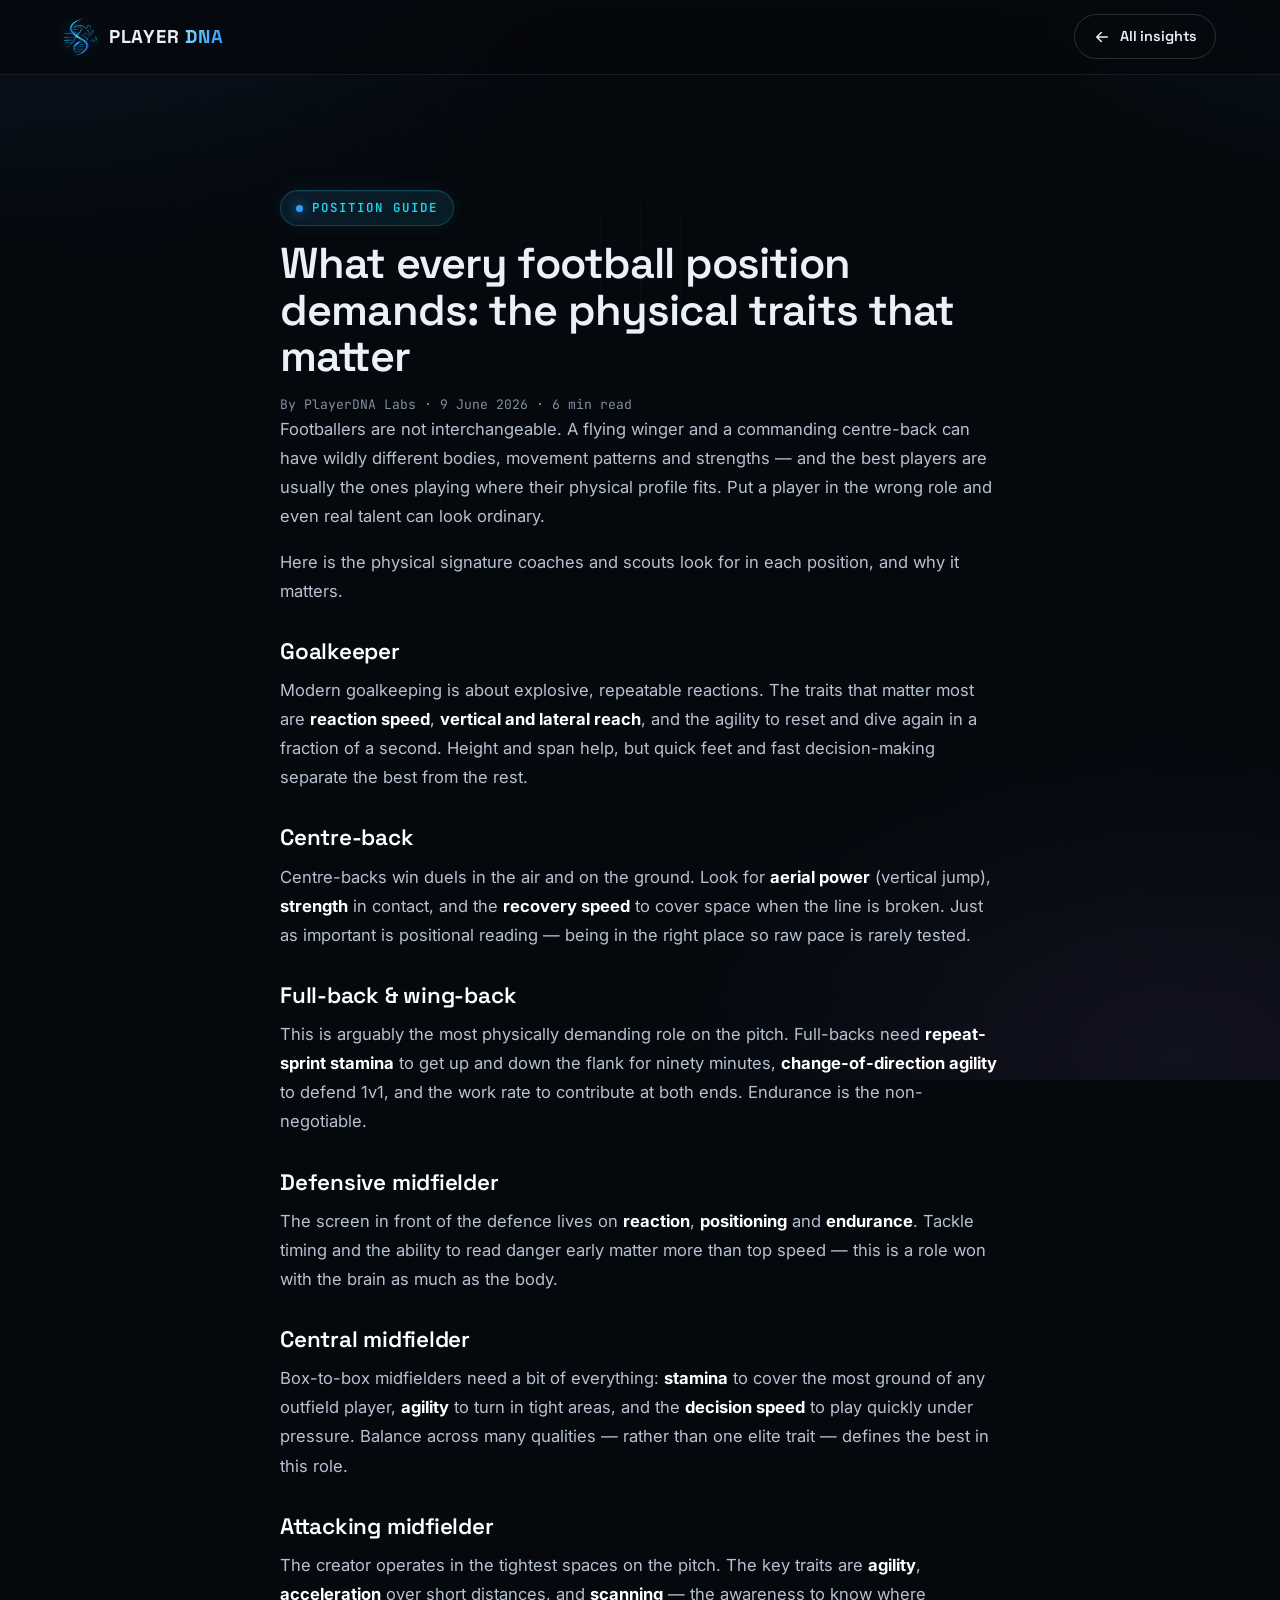
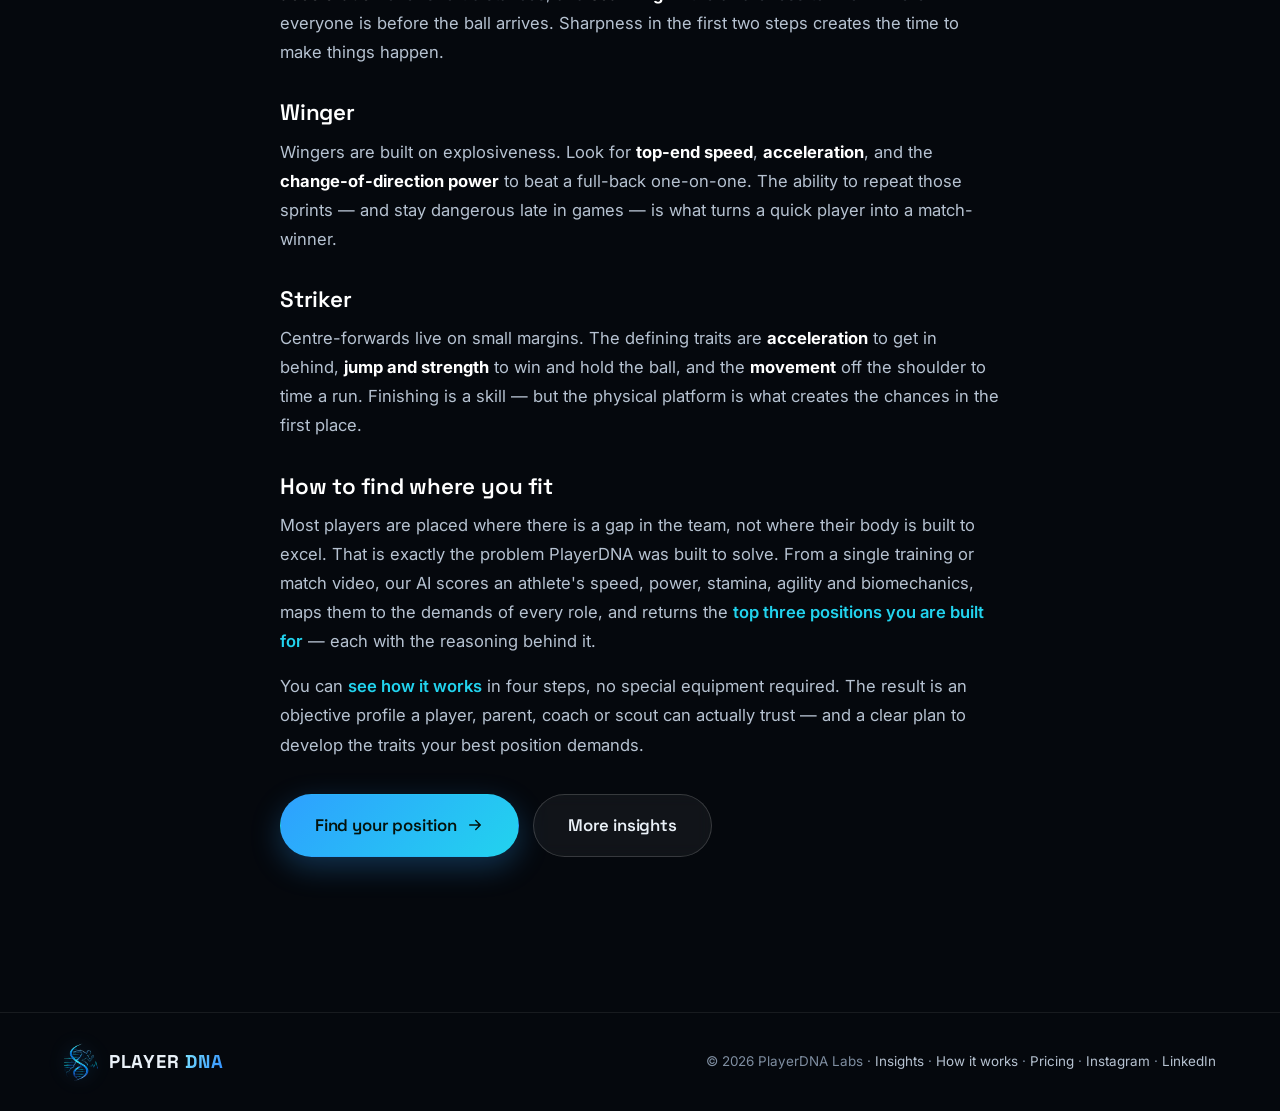
<file: insights/football-position-physical-traits/index.html>
<!DOCTYPE html>
<html lang="en">
<head>
  <meta charset="UTF-8" />
  <meta name="viewport" content="width=device-width, initial-scale=1.0" />
  <title>What Every Football Position Demands: The Physical Traits That Matter</title>
  <meta name="description" content="A position-by-position guide to the physical traits football coaches look for — from a goalkeeper's reactions to a striker's acceleration — and how to find where you fit." />
  <meta name="theme-color" content="#05080d" />
  <link rel="icon" href="/assets/img/logo-icon.png" type="image/png" />
  <link rel="preconnect" href="https://fonts.googleapis.com" />
  <link rel="preconnect" href="https://fonts.gstatic.com" crossorigin />
  <link href="https://fonts.googleapis.com/css2?family=Inter:wght@400;500;600;700&family=JetBrains+Mono:wght@400;500;600;700&family=Space+Grotesk:wght@500;600;700&display=swap" rel="stylesheet" />
  <link rel="stylesheet" href="/assets/css/styles.css" />
  <link rel="canonical" href="https://www.playerdna.tech/insights/football-position-physical-traits" />
  <meta name="robots" content="index,follow,max-image-preview:large,max-snippet:-1,max-video-preview:-1" />
  <meta name="author" content="PlayerDNA Labs" />
  <meta property="og:type" content="article" />
  <meta property="og:site_name" content="PlayerDNA Labs" />
  <meta property="og:url" content="https://www.playerdna.tech/insights/football-position-physical-traits" />
  <meta property="og:title" content="What Every Football Position Demands: The Physical Traits That Matter" />
  <meta property="og:description" content="A position-by-position guide to the physical traits coaches look for — and how to find where you fit." />
  <meta property="og:image" content="https://www.playerdna.tech/assets/img/og-image.png" />
  <meta property="og:image:width" content="1200" />
  <meta property="og:image:height" content="630" />
  <meta property="og:image:alt" content="PlayerDNA Labs — the first AI sports academy" />
  <meta property="og:locale" content="en_US" />
  <meta property="article:published_time" content="2026-06-09" />
  <meta property="article:author" content="PlayerDNA Labs" />
  <meta name="twitter:card" content="summary_large_image" />
  <meta name="twitter:title" content="What Every Football Position Demands: The Physical Traits That Matter" />
  <meta name="twitter:description" content="A position-by-position guide to the physical traits coaches look for — and how to find where you fit." />
  <meta name="twitter:image" content="https://www.playerdna.tech/assets/img/og-image.png" />
  <script type="application/ld+json">{"@context":"https://schema.org","@graph":[{"@type":"BreadcrumbList","itemListElement":[{"@type":"ListItem","position":1,"name":"Home","item":"https://www.playerdna.tech/"},{"@type":"ListItem","position":2,"name":"Insights","item":"https://www.playerdna.tech/insights"},{"@type":"ListItem","position":3,"name":"Football position physical traits","item":"https://www.playerdna.tech/insights/football-position-physical-traits"}]},{"@type":"BlogPosting","@id":"https://www.playerdna.tech/insights/football-position-physical-traits#article","headline":"What Every Football Position Demands: The Physical Traits That Matter","description":"A position-by-position guide to the physical traits football coaches look for — from a goalkeeper's reactions to a striker's acceleration — and how to find where you fit.","image":"https://www.playerdna.tech/assets/img/og-image.png","datePublished":"2026-06-09","dateModified":"2026-06-09","author":{"@type":"Organization","name":"PlayerDNA Labs","url":"https://www.playerdna.tech/"},"publisher":{"@type":"Organization","name":"PlayerDNA Labs","logo":{"@type":"ImageObject","url":"https://www.playerdna.tech/assets/img/logo-full.png"}},"mainEntityOfPage":{"@type":"WebPage","@id":"https://www.playerdna.tech/insights/football-position-physical-traits"},"articleSection":"Position guide","isPartOf":{"@type":"Blog","@id":"https://www.playerdna.tech/insights#blog"}}]}</script>
</head>
<body>
  <header class="subnav">
    <div class="container subnav-inner">
      <a class="brand" href="/" aria-label="PlayerDNA home"><img class="logo-mark" src="/assets/img/logo-mark-core.png" alt="" width="214" height="240" /><span>PLAYER <b>DNA</b></span></a>
      <a class="btn btn-sm btn-outline" href="/insights">
        <svg viewBox="0 0 24 24" width="15" height="15" fill="none" stroke="currentColor" stroke-width="2" stroke-linecap="round" stroke-linejoin="round"><path d="M19 12H5M11 6l-6 6 6 6"/></svg>
        All insights
      </a>
    </div>
  </header>

  <main>
    <article class="section">
      <div class="container">
        <div class="article">
          <span class="eyebrow"><span class="dot"></span>Position guide</span>
          <h1 class="section-title" style="font-size:clamp(1.9rem,4.5vw,2.7rem);margin:14px 0 6px;">What every football position demands: the physical traits that matter</h1>
          <p class="article-meta">By PlayerDNA Labs · 9 June 2026 · 6 min read</p>

          <div class="article-body">
            <p>Footballers are not interchangeable. A flying winger and a commanding centre-back can have wildly different bodies, movement patterns and strengths — and the best players are usually the ones playing where their physical profile fits. Put a player in the wrong role and even real talent can look ordinary.</p>
            <p>Here is the physical signature coaches and scouts look for in each position, and why it matters.</p>

            <h2>Goalkeeper</h2>
            <p>Modern goalkeeping is about explosive, repeatable reactions. The traits that matter most are <strong>reaction speed</strong>, <strong>vertical and lateral reach</strong>, and the agility to reset and dive again in a fraction of a second. Height and span help, but quick feet and fast decision-making separate the best from the rest.</p>

            <h2>Centre-back</h2>
            <p>Centre-backs win duels in the air and on the ground. Look for <strong>aerial power</strong> (vertical jump), <strong>strength</strong> in contact, and the <strong>recovery speed</strong> to cover space when the line is broken. Just as important is positional reading — being in the right place so raw pace is rarely tested.</p>

            <h2>Full-back &amp; wing-back</h2>
            <p>This is arguably the most physically demanding role on the pitch. Full-backs need <strong>repeat-sprint stamina</strong> to get up and down the flank for ninety minutes, <strong>change-of-direction agility</strong> to defend 1v1, and the work rate to contribute at both ends. Endurance is the non-negotiable.</p>

            <h2>Defensive midfielder</h2>
            <p>The screen in front of the defence lives on <strong>reaction</strong>, <strong>positioning</strong> and <strong>endurance</strong>. Tackle timing and the ability to read danger early matter more than top speed — this is a role won with the brain as much as the body.</p>

            <h2>Central midfielder</h2>
            <p>Box-to-box midfielders need a bit of everything: <strong>stamina</strong> to cover the most ground of any outfield player, <strong>agility</strong> to turn in tight areas, and the <strong>decision speed</strong> to play quickly under pressure. Balance across many qualities — rather than one elite trait — defines the best in this role.</p>

            <h2>Attacking midfielder</h2>
            <p>The creator operates in the tightest spaces on the pitch. The key traits are <strong>agility</strong>, <strong>acceleration</strong> over short distances, and <strong>scanning</strong> — the awareness to know where everyone is before the ball arrives. Sharpness in the first two steps creates the time to make things happen.</p>

            <h2>Winger</h2>
            <p>Wingers are built on explosiveness. Look for <strong>top-end speed</strong>, <strong>acceleration</strong>, and the <strong>change-of-direction power</strong> to beat a full-back one-on-one. The ability to repeat those sprints — and stay dangerous late in games — is what turns a quick player into a match-winner.</p>

            <h2>Striker</h2>
            <p>Centre-forwards live on small margins. The defining traits are <strong>acceleration</strong> to get in behind, <strong>jump and strength</strong> to win and hold the ball, and the <strong>movement</strong> off the shoulder to time a run. Finishing is a skill — but the physical platform is what creates the chances in the first place.</p>

            <h2>How to find where you fit</h2>
            <p>Most players are placed where there is a gap in the team, not where their body is built to excel. That is exactly the problem PlayerDNA was built to solve. From a single training or match video, our AI scores an athlete's speed, power, stamina, agility and biomechanics, maps them to the demands of every role, and returns the <a href="/football-position-finder">top three positions you are built for</a> — each with the reasoning behind it.</p>
            <p>You can <a href="/how-it-works">see how it works</a> in four steps, no special equipment required. The result is an objective profile a player, parent, coach or scout can actually trust — and a clear plan to develop the traits your best position demands.</p>
          </div>

          <div class="subhero-actions" style="margin-top:34px;">
            <a class="btn btn-lg btn-primary" href="https://login.playerdna.tech">Find your position
              <svg viewBox="0 0 24 24" fill="none" stroke="currentColor" stroke-width="2" stroke-linecap="round" stroke-linejoin="round"><path d="M5 12h14M13 6l6 6-6 6"/></svg>
            </a>
            <a class="btn btn-lg btn-ghost" href="/insights">More insights</a>
          </div>
        </div>
      </div>
    </article>
  </main>

  <footer class="subfooter">
    <div class="container subfooter-inner">
      <a class="brand" href="/"><img class="logo-mark" src="/assets/img/logo-mark-core.png" alt="" width="214" height="240" /><span>PLAYER <b>DNA</b></span></a>
      <p>© <span id="yr"></span> PlayerDNA Labs · <a href="/insights">Insights</a> · <a href="/how-it-works">How it works</a> · <a href="/pricing">Pricing</a> · <a href="https://www.instagram.com/player_dna26" target="_blank" rel="noopener">Instagram</a> · <a href="https://www.linkedin.com/in/player-dna-567a0a413" target="_blank" rel="noopener">LinkedIn</a></p>
    </div>
  </footer>
  <script>document.getElementById("yr").textContent = new Date().getFullYear();</script>
</body>
</html>
</file>
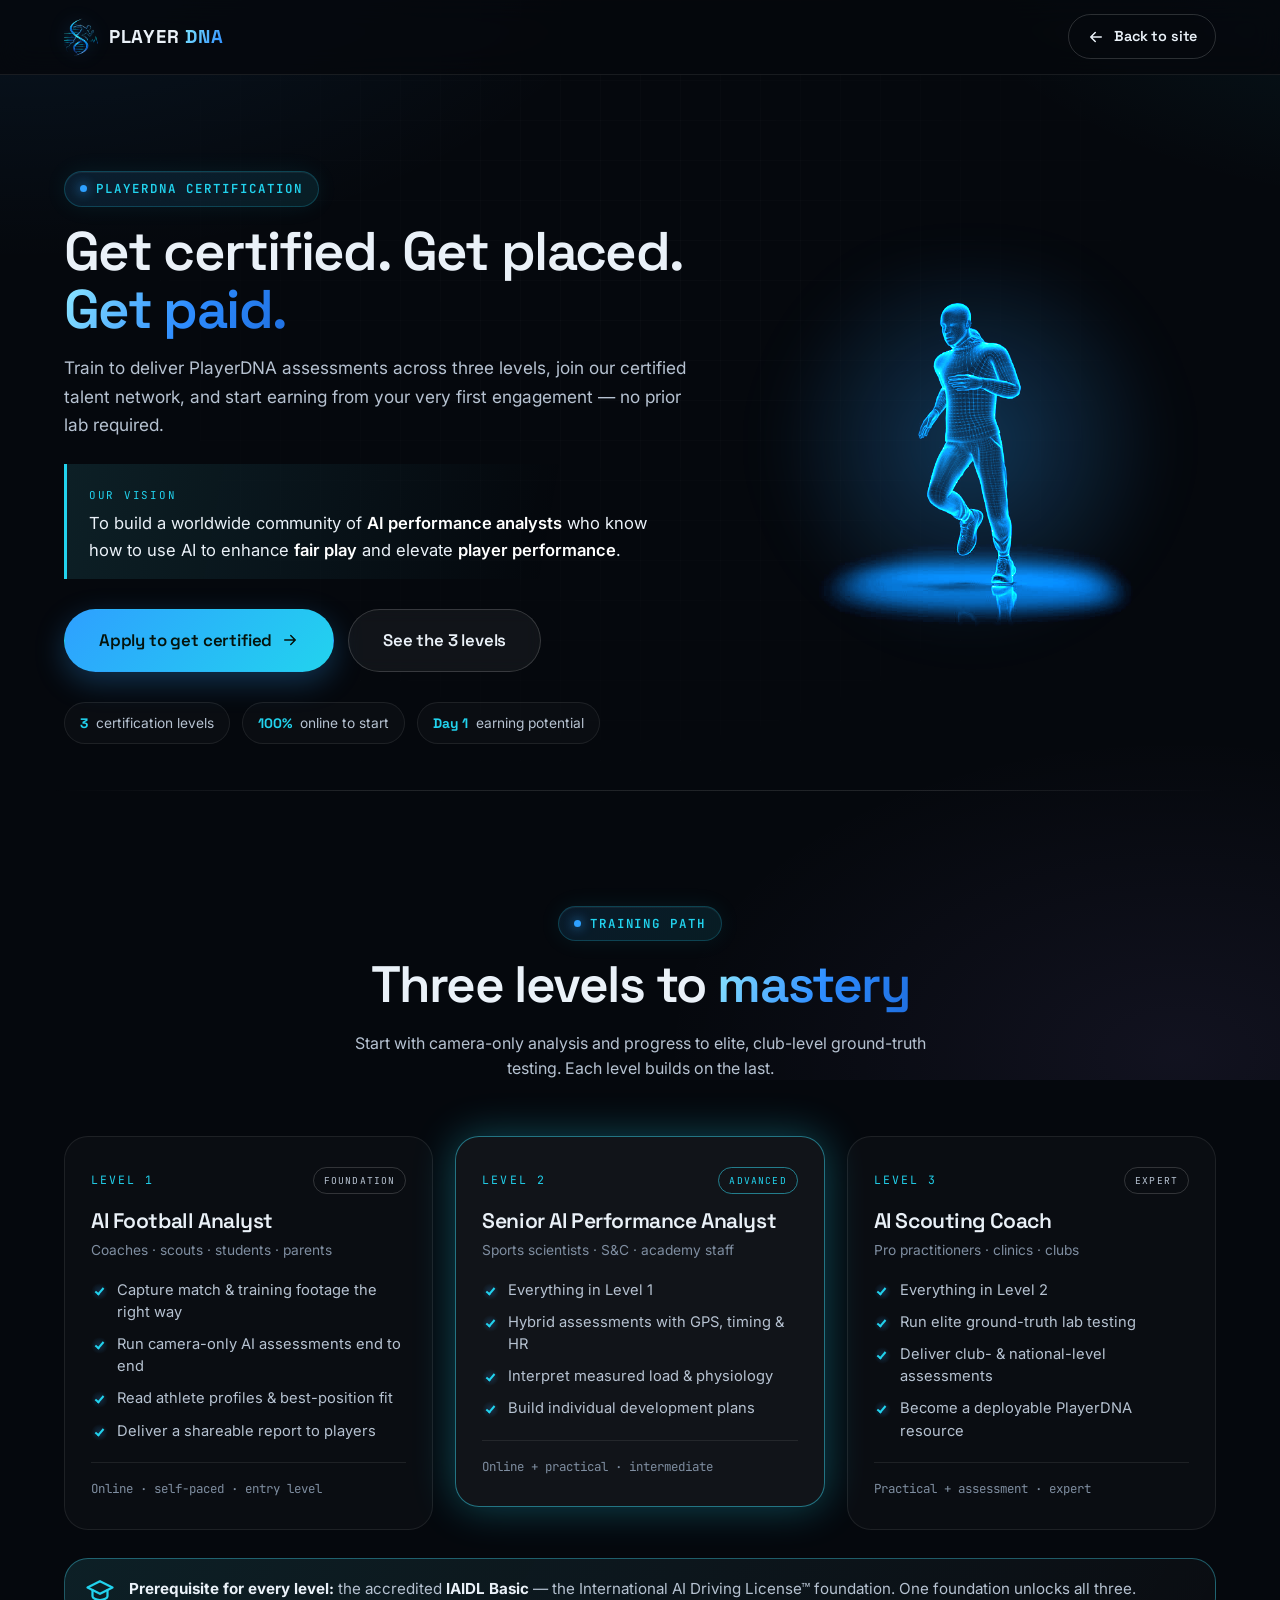
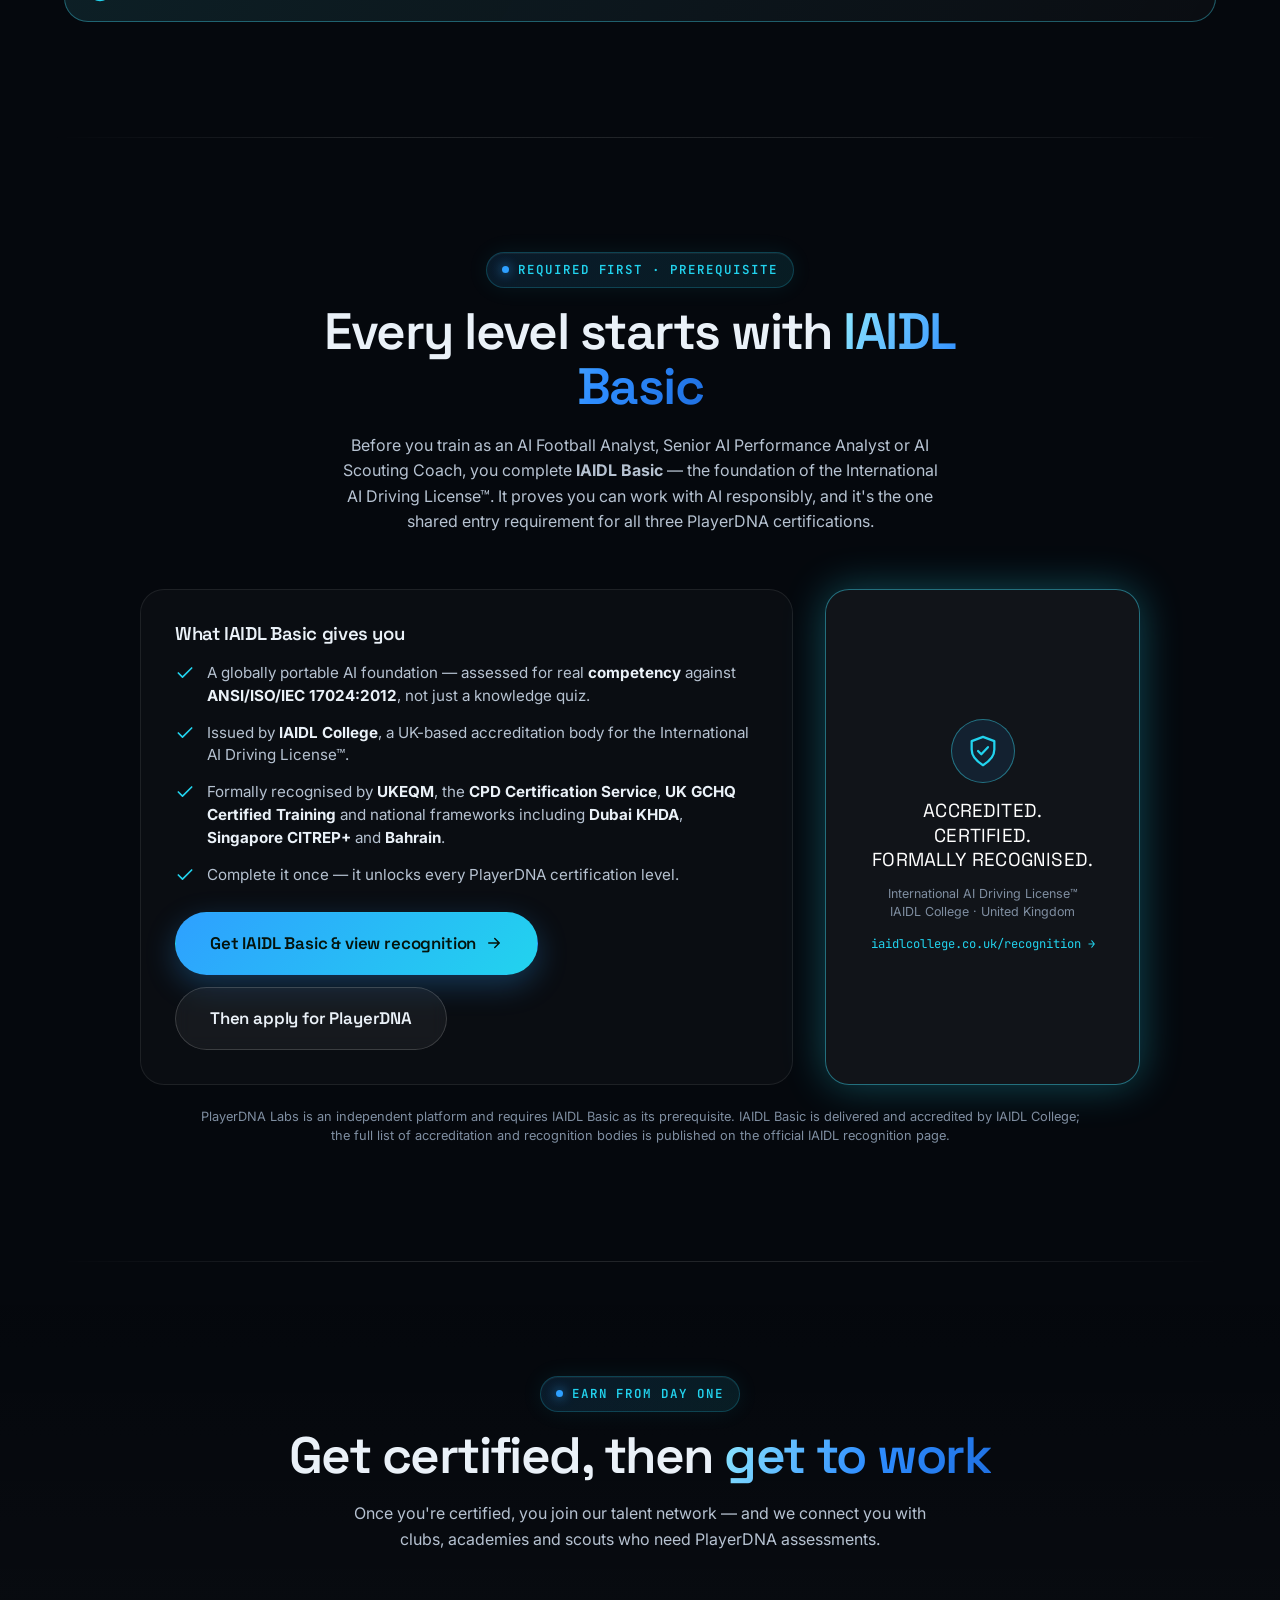
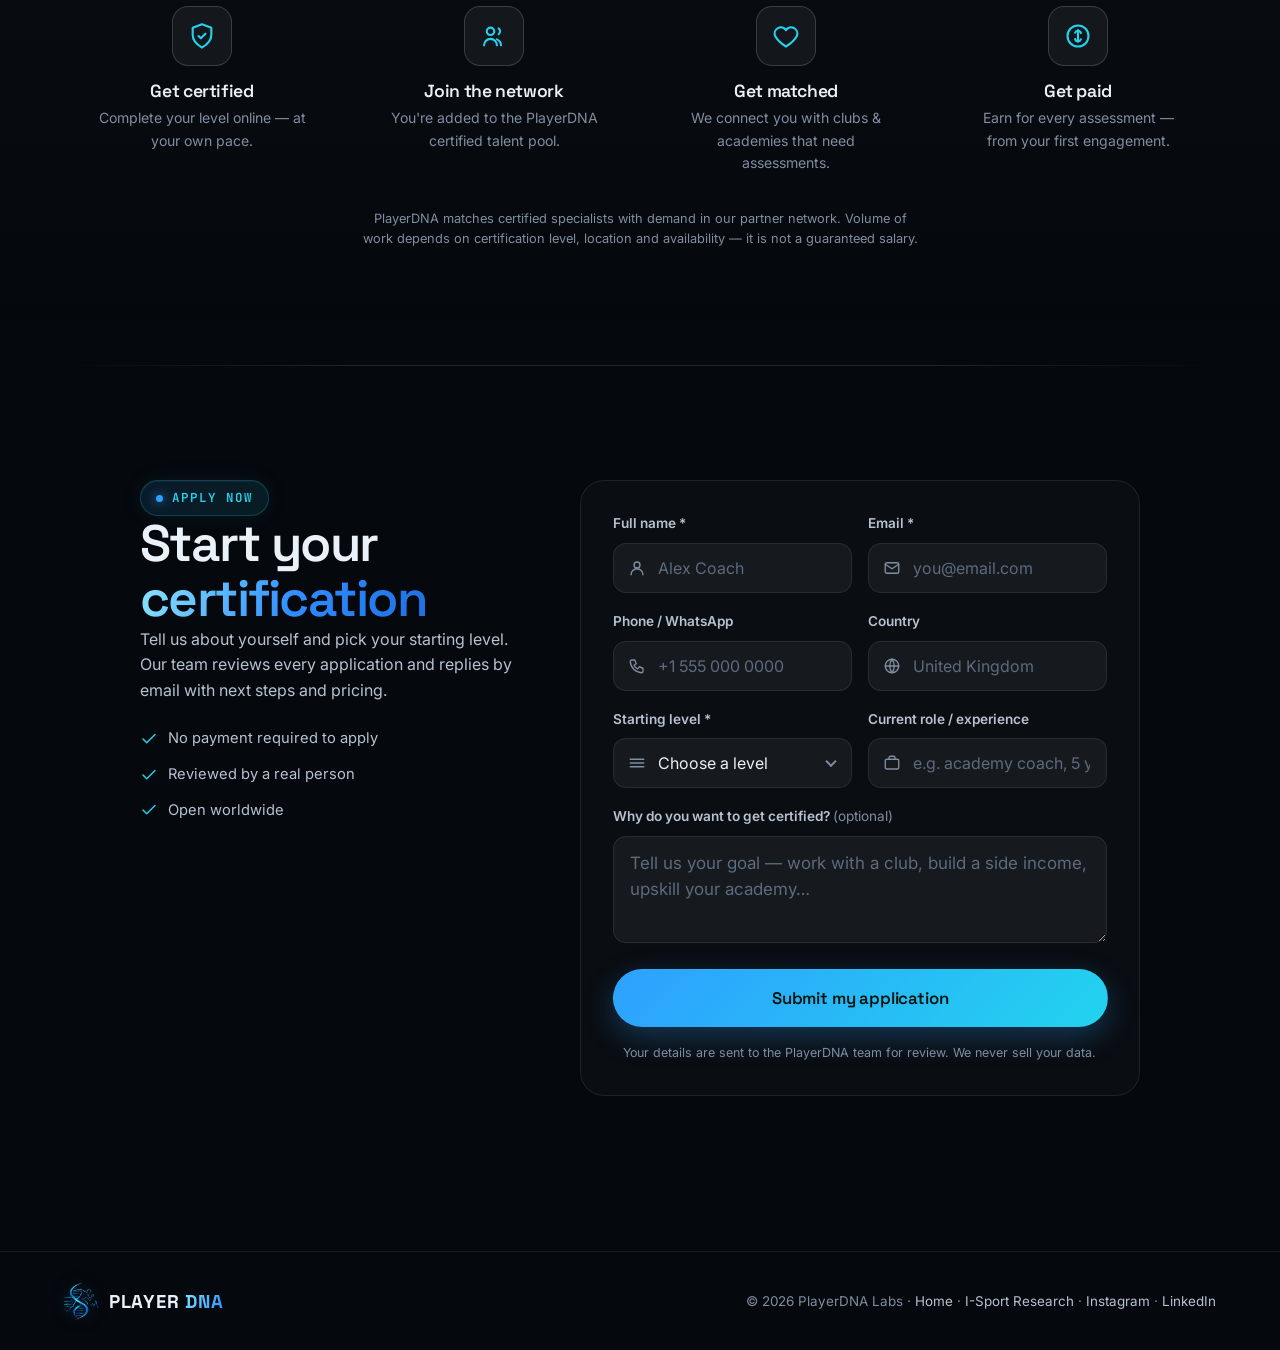
<file: certify.html>
<!DOCTYPE html>
<html lang="en">
<head>
  <meta charset="UTF-8" />
  <meta name="viewport" content="width=device-width, initial-scale=1.0" />
  <title>Get Certified on PlayerDNA — AI Sports Analyst Certification</title>
  <meta name="description" content="Get certified on PlayerDNA across three training levels, join our certified talent network, and earn from your first engagement." />
  <meta name="theme-color" content="#05080d" />
  <link rel="icon" href="assets/img/logo-icon.png" type="image/png" />
  <link rel="preconnect" href="https://fonts.googleapis.com" />
  <link rel="preconnect" href="https://fonts.gstatic.com" crossorigin />
  <link href="https://fonts.googleapis.com/css2?family=Inter:wght@400;500;600;700&family=JetBrains+Mono:wght@400;500;600;700&family=Space+Grotesk:wght@500;600;700&display=swap" rel="stylesheet" />
  <link rel="stylesheet" href="assets/css/styles.css" />
  <!-- ===== SEO / AEO (added) ===== -->
  <link rel="canonical" href="https://www.playerdna.tech/certify.html" />
  <meta name="robots" content="index,follow,max-image-preview:large,max-snippet:-1,max-video-preview:-1" />
  <meta name="author" content="PlayerDNA Labs" />
  <meta property="og:type" content="website" />
  <meta property="og:site_name" content="PlayerDNA Labs" />
  <meta property="og:url" content="https://www.playerdna.tech/certify.html" />
  <meta property="og:title" content="Get Certified — PlayerDNA Labs | AI Sports Academy Certification" />
  <meta property="og:description" content="Get certified on PlayerDNA across three training levels, join the certified talent network, and earn from your first engagement." />
  <meta property="og:image" content="https://www.playerdna.tech/assets/img/og-image.png" />
  <meta property="og:image:width" content="1200" />
  <meta property="og:image:height" content="630" />
  <meta property="og:image:alt" content="PlayerDNA Labs — the first AI sports academy" />
  <meta property="og:locale" content="en_US" />
  <meta name="twitter:card" content="summary_large_image" />
  <meta name="twitter:title" content="Get Certified — PlayerDNA Labs | AI Sports Academy Certification" />
  <meta name="twitter:description" content="Get certified on PlayerDNA across three training levels, join the certified talent network, and earn from your first engagement." />
  <meta name="twitter:image" content="https://www.playerdna.tech/assets/img/og-image.png" />
  <script type="application/ld+json">{"@context":"https://schema.org","@graph":[{"@type":"BreadcrumbList","itemListElement":[{"@type":"ListItem","position":1,"name":"Home","item":"https://www.playerdna.tech/"},{"@type":"ListItem","position":2,"name":"Get Certified","item":"https://www.playerdna.tech/certify.html"}]},{"@type":"EducationalOccupationalProgram","name":"PlayerDNA Certification","url":"https://www.playerdna.tech/certify.html","description":"Train to deliver PlayerDNA athlete assessments across three levels - AI Football Analyst, Senior AI Performance Analyst and AI Scouting Coach - join the certified talent network and earn from your first engagement.","provider":{"@type":"Organization","name":"PlayerDNA Labs","url":"https://www.playerdna.tech/"},"programPrerequisites":"IAIDL Basic - the accredited International AI Driving License foundation","occupationalCategory":"Sports performance analyst","educationalProgramMode":"online","educationalCredentialAwarded":"PlayerDNA Certification — AI Football Analyst, Senior AI Performance Analyst or AI Scouting Coach","hasCourse":[{"@type":"Course","name":"AI Football Analyst (Foundation)","description":"Capture match and training footage correctly, run camera-only AI assessments end to end, read athlete profiles and best-position fit, and deliver a shareable report.","provider":{"@type":"Organization","name":"PlayerDNA Labs","url":"https://www.playerdna.tech/"},"hasCourseInstance":{"@type":"CourseInstance","courseMode":"online"}},{"@type":"Course","name":"Senior AI Performance Analyst (Advanced)","description":"Hybrid assessments with GPS, timing gates and heart rate; interpret measured load and physiology, and build individual development plans.","provider":{"@type":"Organization","name":"PlayerDNA Labs","url":"https://www.playerdna.tech/"},"hasCourseInstance":{"@type":"CourseInstance","courseMode":"online"}},{"@type":"Course","name":"AI Scouting Coach (Expert)","description":"Run elite ground-truth lab testing and deliver club- and national-level assessments as a deployable PlayerDNA resource.","provider":{"@type":"Organization","name":"PlayerDNA Labs","url":"https://www.playerdna.tech/"},"hasCourseInstance":{"@type":"CourseInstance","courseMode":"online"}}]},{"@type":"WebPage","@id":"https://www.playerdna.tech/certify.html#webpage","url":"https://www.playerdna.tech/certify.html","name":"Get Certified - PlayerDNA","isPartOf":{"@type":"WebSite","url":"https://www.playerdna.tech/"}}]}</script>
</head>
<body>
  <!-- Sub-page header -->
  <header class="subnav">
    <div class="container subnav-inner">
      <a class="brand" href="/" aria-label="PlayerDNA home"><img class="logo-mark" src="assets/img/logo-mark-core.png" alt="" width="214" height="240" /><span>PLAYER <b>DNA</b></span></a>
      <a class="btn btn-sm btn-outline" href="/">
        <svg viewBox="0 0 24 24" width="15" height="15" fill="none" stroke="currentColor" stroke-width="2" stroke-linecap="round" stroke-linejoin="round"><path d="M19 12H5M11 6l-6 6 6 6"/></svg>
        Back to site
      </a>
    </div>
  </header>

  <main>
    <!-- Hero -->
    <section class="subhero">
      <div class="container subhero-grid">
        <div class="subhero-copy">
        <span class="eyebrow"><span class="dot"></span>PlayerDNA Certification</span>
        <h1 class="section-title subhero-title">Get certified. Get placed. <span class="gradient-text">Get paid.</span></h1>
        <p class="subhero-lead">Train to deliver PlayerDNA assessments across three levels, join our certified talent network, and start earning from your very first engagement — no prior lab required.</p>
        <div class="subhero-vision">
          <span class="vision-label">Our vision</span>
          <p>To build a worldwide community of <b>AI performance analysts</b> who know how to use AI to enhance <b>fair play</b> and elevate <b>player performance</b>.</p>
        </div>
        <div class="subhero-actions">
          <a class="btn btn-lg btn-primary" href="#apply" data-magnetic>Apply to get certified
            <svg viewBox="0 0 24 24" fill="none" stroke="currentColor" stroke-width="2" stroke-linecap="round" stroke-linejoin="round"><path d="M5 12h14M13 6l6 6-6 6"/></svg>
          </a>
          <a class="btn btn-lg btn-ghost" href="#levels">See the 3 levels</a>
        </div>
        <div class="subhero-pills">
          <span class="subhero-pill"><b>3</b> certification levels</span>
          <span class="subhero-pill"><b>100%</b> online to start</span>
          <span class="subhero-pill"><b>Day 1</b> earning potential</span>
        </div>
        </div>
        <div class="subhero-media" aria-hidden="true">
          <span class="pose-glow"></span>
          <video class="pose-vid" autoplay muted loop playsinline poster="assets/video/body-pose-poster.jpg">
            <source src="assets/video/body-pose.mp4" type="video/mp4" />
          </video>
        </div>
      </div>
    </section>

    <!-- 3 levels -->
    <section class="section" id="levels">
      <div class="container">
        <div class="sec-head center">
          <span class="eyebrow"><span class="dot"></span>Training path</span>
          <h2 class="section-title">Three levels to <span class="gradient-text">mastery</span></h2>
          <p class="sec-sub">Start with camera-only analysis and progress to elite, club-level ground-truth testing. Each level builds on the last.</p>
        </div>
        <div class="cert-levels">
          <article class="level-card">
            <div class="level-head"><span class="level-no">Level 1</span><span class="level-badge l1">Foundation</span></div>
            <h3>AI Football Analyst</h3>
            <p class="level-for">Coaches · scouts · students · parents</p>
            <ul class="level-list">
              <li>Capture match &amp; training footage the right way</li>
              <li>Run camera-only AI assessments end to end</li>
              <li>Read athlete profiles &amp; best-position fit</li>
              <li>Deliver a shareable report to players</li>
            </ul>
            <p class="level-meta">Online · self-paced · entry level</p>
          </article>
          <article class="level-card featured">
            <div class="level-head"><span class="level-no">Level 2</span><span class="level-badge l2">Advanced</span></div>
            <h3>Senior AI Performance Analyst</h3>
            <p class="level-for">Sports scientists · S&amp;C · academy staff</p>
            <ul class="level-list">
              <li>Everything in Level 1</li>
              <li>Hybrid assessments with GPS, timing &amp; HR</li>
              <li>Interpret measured load &amp; physiology</li>
              <li>Build individual development plans</li>
            </ul>
            <p class="level-meta">Online + practical · intermediate</p>
          </article>
          <article class="level-card">
            <div class="level-head"><span class="level-no">Level 3</span><span class="level-badge l3">Expert</span></div>
            <h3>AI Scouting Coach</h3>
            <p class="level-for">Pro practitioners · clinics · clubs</p>
            <ul class="level-list">
              <li>Everything in Level 2</li>
              <li>Run elite ground-truth lab testing</li>
              <li>Deliver club- &amp; national-level assessments</li>
              <li>Become a deployable PlayerDNA resource</li>
            </ul>
            <p class="level-meta">Practical + assessment · expert</p>
          </article>
        </div>
        <div class="prereq-banner">
          <svg viewBox="0 0 24 24" fill="none" stroke="currentColor" stroke-width="1.8" stroke-linecap="round" stroke-linejoin="round"><path d="M22 10 12 5 2 10l10 5 10-5z"/><path d="M6 12v5c0 1.4 2.7 3 6 3s6-1.6 6-3v-5"/></svg>
          <p><b>Prerequisite for every level:</b> the accredited <b>IAIDL Basic</b> — the International AI Driving License™ foundation. One foundation unlocks all three.</p>
        </div>
      </div>
    </section>

    <!-- Prerequisite: IAIDL Basic (required before any level) -->
    <section class="section prereq-section" id="prerequisite">
      <div class="container">
        <div class="sec-head center">
          <span class="eyebrow"><span class="dot"></span>Required first · prerequisite</span>
          <h2 class="section-title">Every level starts with <span class="gradient-text">IAIDL Basic</span></h2>
          <p class="sec-sub">Before you train as an AI Football Analyst, Senior AI Performance Analyst or AI Scouting Coach, you complete <b>IAIDL Basic</b> — the foundation of the International AI Driving License™. It proves you can work with AI responsibly, and it's the one shared entry requirement for all three PlayerDNA certifications.</p>
        </div>
        <div class="prereq-card">
          <div class="prereq-main">
            <h3 class="prereq-title">What IAIDL Basic gives you</h3>
            <ul class="prereq-list">
              <li><svg viewBox="0 0 24 24" fill="none" stroke="currentColor" stroke-width="2" stroke-linecap="round" stroke-linejoin="round"><path d="M20 6 9 17l-5-5"/></svg><span>A globally portable AI foundation — assessed for real <b>competency</b> against <b>ANSI/ISO/IEC 17024:2012</b>, not just a knowledge quiz.</span></li>
              <li><svg viewBox="0 0 24 24" fill="none" stroke="currentColor" stroke-width="2" stroke-linecap="round" stroke-linejoin="round"><path d="M20 6 9 17l-5-5"/></svg><span>Issued by <b>IAIDL College</b>, a UK-based accreditation body for the International AI Driving License™.</span></li>
              <li><svg viewBox="0 0 24 24" fill="none" stroke="currentColor" stroke-width="2" stroke-linecap="round" stroke-linejoin="round"><path d="M20 6 9 17l-5-5"/></svg><span>Formally recognised by <b>UKEQM</b>, the <b>CPD Certification Service</b>, <b>UK GCHQ Certified Training</b> and national frameworks including <b>Dubai KHDA</b>, <b>Singapore CITREP+</b> and <b>Bahrain</b>.</span></li>
              <li><svg viewBox="0 0 24 24" fill="none" stroke="currentColor" stroke-width="2" stroke-linecap="round" stroke-linejoin="round"><path d="M20 6 9 17l-5-5"/></svg><span>Complete it once — it unlocks every PlayerDNA certification level.</span></li>
            </ul>
            <div class="prereq-actions">
              <a class="btn btn-lg btn-primary" href="https://iaidlcollege.co.uk/recognition" target="_blank" rel="noopener">Get IAIDL Basic &amp; view recognition
                <svg viewBox="0 0 24 24" fill="none" stroke="currentColor" stroke-width="2" stroke-linecap="round" stroke-linejoin="round"><path d="M5 12h14M13 6l6 6-6 6"/></svg>
              </a>
              <a class="btn btn-lg btn-ghost" href="#apply">Then apply for PlayerDNA</a>
            </div>
          </div>
          <aside class="prereq-seal-card">
            <div class="prereq-seal">
              <svg viewBox="0 0 24 24" fill="none" stroke="currentColor" stroke-width="1.6" stroke-linecap="round" stroke-linejoin="round"><path d="M12 2 4 5v6c0 5 3.4 8.3 8 11 4.6-2.7 8-6 8-11V5z"/><path d="M8.5 12l2.3 2.3 4.7-5"/></svg>
            </div>
            <p class="prereq-stamp">Accredited.<br />Certified.<br />Formally&nbsp;Recognised.</p>
            <p class="prereq-seal-sub">International AI Driving License™<br />IAIDL College · United Kingdom</p>
            <a class="prereq-seal-link" href="https://iaidlcollege.co.uk/recognition" target="_blank" rel="noopener">iaidlcollege.co.uk/recognition →</a>
          </aside>
        </div>
        <p class="prereq-note">PlayerDNA Labs is an independent platform and requires IAIDL Basic as its prerequisite. IAIDL Basic is delivered and accredited by IAIDL College; the full list of accreditation and recognition bodies is published on the official IAIDL recognition page.</p>
      </div>
    </section>

    <!-- Earn from day one -->
    <section class="section earn-section">
      <div class="container">
        <div class="sec-head center">
          <span class="eyebrow"><span class="dot"></span>Earn from day one</span>
          <h2 class="section-title">Get certified, then <span class="gradient-text">get to work</span></h2>
          <p class="sec-sub">Once you're certified, you join our talent network — and we connect you with clubs, academies and scouts who need PlayerDNA assessments.</p>
        </div>
        <div class="earn-flow">
          <div class="earn-step">
            <div class="earn-ic"><svg viewBox="0 0 24 24" fill="none" stroke="currentColor" stroke-width="1.8" stroke-linecap="round" stroke-linejoin="round"><path d="M12 2 4 5v6c0 5 3.4 8.3 8 11 4.6-2.7 8-6 8-11V5z"/><path d="M9 12l2 2 4-4"/></svg></div>
            <h4>Get certified</h4>
            <p>Complete your level online — at your own pace.</p>
          </div>
          <div class="earn-step">
            <div class="earn-ic"><svg viewBox="0 0 24 24" fill="none" stroke="currentColor" stroke-width="1.8" stroke-linecap="round" stroke-linejoin="round"><circle cx="9" cy="8" r="3.2"/><path d="M3.5 20a5.5 5.5 0 0 1 11 0M16 5.5a3.2 3.2 0 0 1 0 5M18 20a5.5 5.5 0 0 0-3.5-5.1"/></svg></div>
            <h4>Join the network</h4>
            <p>You're added to the PlayerDNA certified talent pool.</p>
          </div>
          <div class="earn-step">
            <div class="earn-ic"><svg viewBox="0 0 24 24" fill="none" stroke="currentColor" stroke-width="1.8" stroke-linecap="round" stroke-linejoin="round"><path d="M12 21s-7-4.4-9.3-9A5.3 5.3 0 0 1 12 7a5.3 5.3 0 0 1 9.3 5C19 16.6 12 21 12 21z"/></svg></div>
            <h4>Get matched</h4>
            <p>We connect you with clubs &amp; academies that need assessments.</p>
          </div>
          <div class="earn-step">
            <div class="earn-ic"><svg viewBox="0 0 24 24" fill="none" stroke="currentColor" stroke-width="1.8" stroke-linecap="round" stroke-linejoin="round"><circle cx="12" cy="12" r="9"/><path d="M12 7v10M9.5 9.2a2.6 2.6 0 0 1 5 .3M14.5 14.8a2.6 2.6 0 0 1-5-.3"/></svg></div>
            <h4>Get paid</h4>
            <p>Earn for every assessment — from your first engagement.</p>
          </div>
        </div>
        <p class="earn-note">PlayerDNA matches certified specialists with demand in our partner network. Volume of work depends on certification level, location and availability — it is not a guaranteed salary.</p>
      </div>
    </section>

    <!-- Application form -->
    <section class="section" id="apply">
      <div class="container">
        <div class="cert-form-wrap">
          <div class="cert-form-intro">
            <span class="eyebrow"><span class="dot"></span>Apply now</span>
            <h2 class="section-title">Start your <span class="gradient-text">certification</span></h2>
            <p class="sec-sub">Tell us about yourself and pick your starting level. Our team reviews every application and replies by email with next steps and pricing.</p>
            <ul class="cert-assure">
              <li><svg viewBox="0 0 24 24" fill="none" stroke="currentColor" stroke-width="2" stroke-linecap="round" stroke-linejoin="round"><path d="M20 6 9 17l-5-5"/></svg> No payment required to apply</li>
              <li><svg viewBox="0 0 24 24" fill="none" stroke="currentColor" stroke-width="2" stroke-linecap="round" stroke-linejoin="round"><path d="M20 6 9 17l-5-5"/></svg> Reviewed by a real person</li>
              <li><svg viewBox="0 0 24 24" fill="none" stroke="currentColor" stroke-width="2" stroke-linecap="round" stroke-linejoin="round"><path d="M20 6 9 17l-5-5"/></svg> Open worldwide</li>
            </ul>
          </div>

          <form id="certForm" class="cert-form" novalidate>
            <div class="form-grid">
              <div class="field">
                <label for="cName">Full name *</label>
                <div class="input-wrap">
                  <svg viewBox="0 0 24 24" fill="none" stroke="currentColor" stroke-width="1.8" stroke-linecap="round" stroke-linejoin="round"><circle cx="12" cy="8" r="4"/><path d="M4 21a8 8 0 0 1 16 0"/></svg>
                  <input id="cName" name="name" type="text" placeholder="Alex Coach" autocomplete="name" required />
                </div>
              </div>
              <div class="field">
                <label for="cEmail">Email *</label>
                <div class="input-wrap">
                  <svg viewBox="0 0 24 24" fill="none" stroke="currentColor" stroke-width="1.8" stroke-linecap="round" stroke-linejoin="round"><rect x="3" y="5" width="18" height="14" rx="2"/><path d="m3 7 9 6 9-6"/></svg>
                  <input id="cEmail" name="email" type="email" placeholder="you@email.com" autocomplete="email" required />
                </div>
              </div>
              <div class="field">
                <label for="cPhone">Phone / WhatsApp</label>
                <div class="input-wrap">
                  <svg viewBox="0 0 24 24" fill="none" stroke="currentColor" stroke-width="1.8" stroke-linecap="round" stroke-linejoin="round"><path d="M5 4h4l2 5-3 2a12 12 0 0 0 5 5l2-3 5 2v4a2 2 0 0 1-2 2A16 16 0 0 1 3 6a2 2 0 0 1 2-2z"/></svg>
                  <input id="cPhone" name="phone" type="tel" placeholder="+1 555 000 0000" autocomplete="tel" />
                </div>
              </div>
              <div class="field">
                <label for="cCountry">Country</label>
                <div class="input-wrap">
                  <svg viewBox="0 0 24 24" fill="none" stroke="currentColor" stroke-width="1.8" stroke-linecap="round" stroke-linejoin="round"><circle cx="12" cy="12" r="9"/><path d="M3 12h18M12 3a15 15 0 0 1 0 18M12 3a15 15 0 0 0 0 18"/></svg>
                  <input id="cCountry" name="country" type="text" placeholder="United Kingdom" autocomplete="country-name" />
                </div>
              </div>
              <div class="field">
                <label for="cLevel">Starting level *</label>
                <div class="input-wrap select-wrap">
                  <svg viewBox="0 0 24 24" fill="none" stroke="currentColor" stroke-width="1.8" stroke-linecap="round" stroke-linejoin="round"><path d="M3 7h18M3 12h18M3 17h18"/></svg>
                  <select id="cLevel" name="level" required>
                    <option value="">Choose a level</option>
                    <option>Level 1 — AI Football Analyst (Foundation)</option>
                    <option>Level 2 — Senior AI Performance Analyst (Advanced)</option>
                    <option>Level 3 — AI Scouting Coach (Expert)</option>
                    <option>Not sure yet — advise me</option>
                  </select>
                </div>
              </div>
              <div class="field">
                <label for="cExp">Current role / experience</label>
                <div class="input-wrap">
                  <svg viewBox="0 0 24 24" fill="none" stroke="currentColor" stroke-width="1.8" stroke-linecap="round" stroke-linejoin="round"><rect x="3" y="7" width="18" height="13" rx="2"/><path d="M8 7V5a2 2 0 0 1 2-2h4a2 2 0 0 1 2 2v2"/></svg>
                  <input id="cExp" name="experience" type="text" placeholder="e.g. academy coach, 5 yrs" />
                </div>
              </div>
            </div>
            <div class="field">
              <label for="cMsg">Why do you want to get certified? <span class="opt">(optional)</span></label>
              <div class="input-wrap textarea-wrap">
                <textarea id="cMsg" name="motivation" rows="3" placeholder="Tell us your goal — work with a club, build a side income, upskill your academy…"></textarea>
              </div>
            </div>
            <button type="submit" id="certSubmit" class="btn btn-primary btn-block btn-lg">Submit my application</button>
            <div id="certMsg" class="form-msg" role="status" aria-live="polite"></div>
            <p class="cert-privacy">Your details are sent to the PlayerDNA team for review. We never sell your data.</p>
          </form>
        </div>
      </div>
    </section>
  </main>

  <footer class="subfooter">
    <div class="container subfooter-inner">
      <a class="brand" href="/"><img class="logo-mark" src="assets/img/logo-mark-core.png" alt="" width="214" height="240" /><span>PLAYER <b>DNA</b></span></a>
      <p>© <span id="yr"></span> PlayerDNA Labs · <a href="/">Home</a> · <a href="research.html" target="_blank" rel="noopener">I-Sport Research</a> · <a href="https://www.instagram.com/player_dna26" target="_blank" rel="noopener">Instagram</a> · <a href="https://www.linkedin.com/in/player-dna-567a0a413" target="_blank" rel="noopener">LinkedIn</a></p>
    </div>
  </footer>

  <!-- Application success popup -->
  <div class="modal-overlay" id="certSuccess" role="dialog" aria-modal="true" aria-hidden="true" aria-labelledby="certSuccessTitle">
    <div class="modal cert-success-modal">
      <button class="modal-close" data-cert-close aria-label="Close">
        <svg viewBox="0 0 24 24" width="18" height="18" fill="none" stroke="currentColor" stroke-width="2" stroke-linecap="round" stroke-linejoin="round"><path d="M18 6 6 18M6 6l12 12"/></svg>
      </button>
      <div class="cert-success-icon">
        <svg viewBox="0 0 24 24" fill="none" stroke="currentColor" stroke-width="2.2" stroke-linecap="round" stroke-linejoin="round"><circle cx="12" cy="12" r="10"/><path d="M8 12.5l2.5 2.5 5.5-6"/></svg>
      </div>
      <h2 id="certSuccessTitle">Application received!</h2>
      <p class="sub">Thanks — our team will review your application and email you with next steps and pricing shortly.</p>
      <button class="btn btn-primary btn-lg btn-block" data-cert-close>Done</button>
    </div>
  </div>

  <script>
    document.getElementById("yr").textContent = new Date().getFullYear();
    (function () {
      var form = document.getElementById("certForm");
      var msg = document.getElementById("certMsg");
      var btn = document.getElementById("certSubmit");
      var successModal = document.getElementById("certSuccess");
      function show(type, text) { msg.className = "form-msg show " + type; msg.textContent = text; }
      function openSuccess() {
        successModal.classList.add("open");
        document.body.classList.add("modal-open");
        successModal.setAttribute("aria-hidden", "false");
      }
      function closeSuccess() {
        successModal.classList.remove("open");
        document.body.classList.remove("modal-open");
        successModal.setAttribute("aria-hidden", "true");
      }
      Array.prototype.forEach.call(document.querySelectorAll("[data-cert-close]"), function (b) { b.addEventListener("click", closeSuccess); });
      successModal.addEventListener("click", function (e) { if (e.target === successModal) closeSuccess(); });
      window.addEventListener("keydown", function (e) { if (e.key === "Escape" && successModal.classList.contains("open")) closeSuccess(); });

      form.addEventListener("submit", async function (e) {
        e.preventDefault();
        var name = form.name.value.trim();
        var email = form.email.value.trim();
        var level = form.level.value.trim();
        if (name.length < 2) return show("err", "Please enter your full name.");
        if (!/^[^\s@]+@[^\s@]+\.[^\s@]+$/.test(email)) return show("err", "Please enter a valid email address.");
        if (!level) return show("err", "Please choose a starting level.");
        var original = btn.textContent;
        btn.textContent = "Sending…"; btn.disabled = true; msg.className = "form-msg";
        var payload = {
          name: name, email: email, level: level,
          phone: form.phone.value.trim(), country: form.country.value.trim(),
          experience: form.experience.value.trim(), motivation: form.motivation.value.trim()
        };
        try {
          var r = await fetch("/api/certify", {
            method: "POST",
            headers: { "Content-Type": "application/json" },
            body: JSON.stringify(payload)
          });
          var data = await r.json().catch(function () { return {}; });
          btn.textContent = original; btn.disabled = false;
          if (r.ok && data.ok) {
            form.reset();
            msg.className = "form-msg";
            openSuccess();
          } else {
            show("err", (data && data.error) || "Sorry, we couldn't submit your application right now. Please try again in a moment.");
          }
        } catch (err) {
          btn.textContent = original; btn.disabled = false;
          show("err", "Network error — please check your connection and try again.");
        }
      });
    })();
  </script>
</body>
</html>
</file>
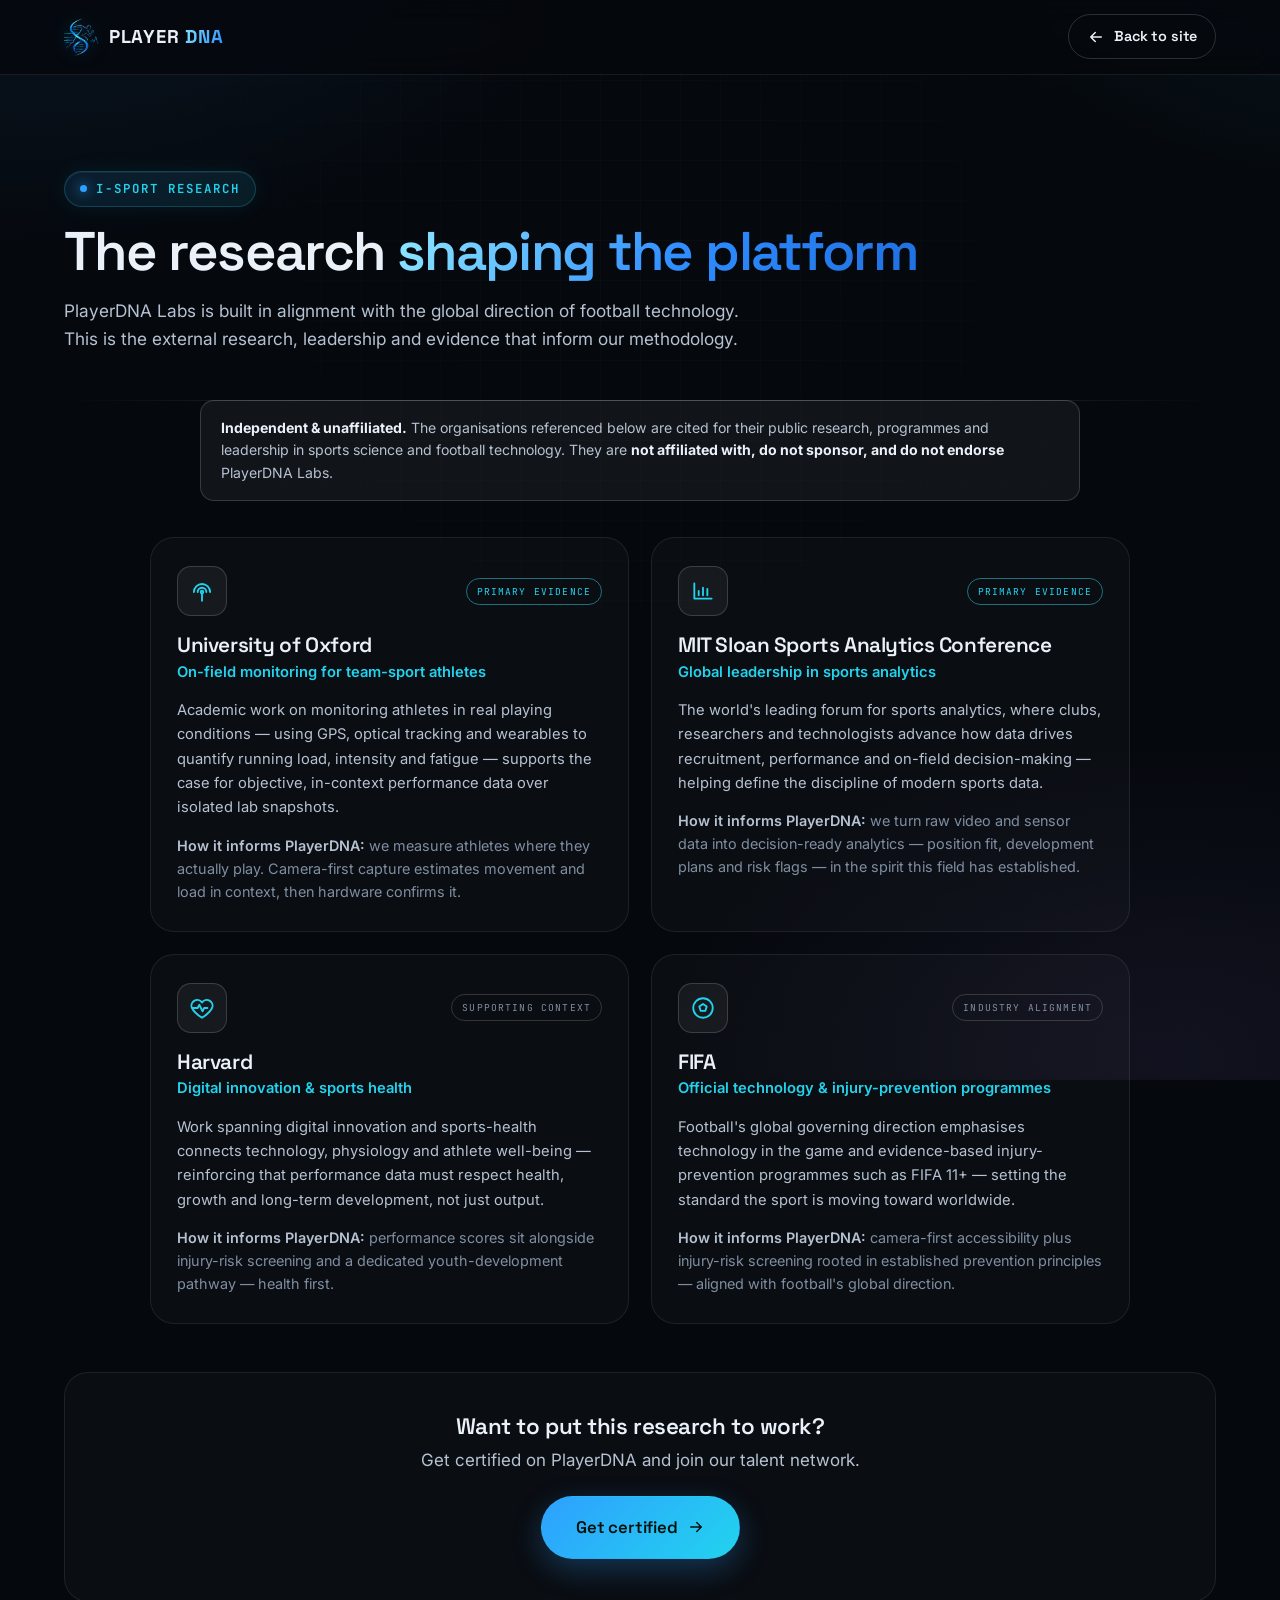
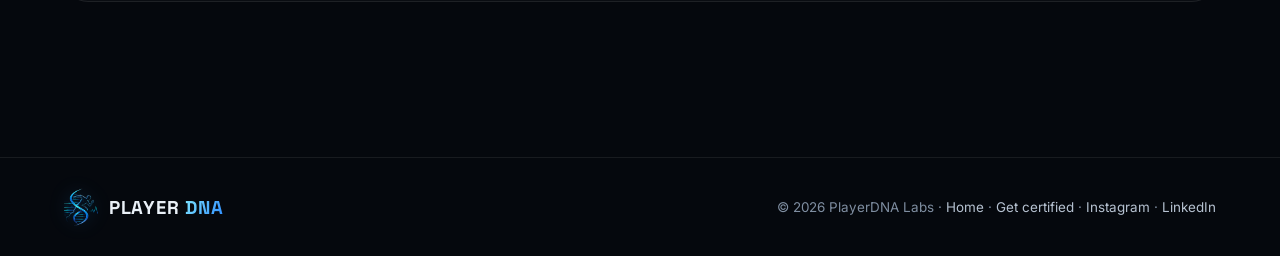
<file: research.html>
<!DOCTYPE html>
<html lang="en">
<head>
  <meta charset="UTF-8" />
  <meta name="viewport" content="width=device-width, initial-scale=1.0" />
  <title>I-Sport Research — The Science Behind PlayerDNA Labs</title>
  <meta name="description" content="The research, programmes and industry direction that inform PlayerDNA Labs — from on-field athlete monitoring to sports analytics and injury prevention." />
  <meta name="theme-color" content="#05080d" />
  <link rel="icon" href="assets/img/logo-icon.png" type="image/png" />
  <link rel="preconnect" href="https://fonts.googleapis.com" />
  <link rel="preconnect" href="https://fonts.gstatic.com" crossorigin />
  <link href="https://fonts.googleapis.com/css2?family=Inter:wght@400;500;600;700&family=JetBrains+Mono:wght@400;500;600;700&family=Space+Grotesk:wght@500;600;700&display=swap" rel="stylesheet" />
  <link rel="stylesheet" href="assets/css/styles.css" />
  <!-- ===== SEO / AEO (added) ===== -->
  <link rel="canonical" href="https://www.playerdna.tech/research.html" />
  <meta name="robots" content="index,follow,max-image-preview:large,max-snippet:-1,max-video-preview:-1" />
  <meta name="author" content="PlayerDNA Labs" />
  <meta property="og:type" content="website" />
  <meta property="og:site_name" content="PlayerDNA Labs" />
  <meta property="og:url" content="https://www.playerdna.tech/research.html" />
  <meta property="og:title" content="I-Sport Research — PlayerDNA Labs" />
  <meta property="og:description" content="The research, programmes and industry direction behind PlayerDNA Labs — on-field athlete monitoring, sports analytics and injury prevention." />
  <meta property="og:image" content="https://www.playerdna.tech/assets/img/og-image.png" />
  <meta property="og:image:width" content="1200" />
  <meta property="og:image:height" content="630" />
  <meta property="og:image:alt" content="PlayerDNA Labs — the first AI sports academy" />
  <meta property="og:locale" content="en_US" />
  <meta name="twitter:card" content="summary_large_image" />
  <meta name="twitter:title" content="I-Sport Research — PlayerDNA Labs" />
  <meta name="twitter:description" content="The research, programmes and industry direction behind PlayerDNA Labs — on-field athlete monitoring, sports analytics and injury prevention." />
  <meta name="twitter:image" content="https://www.playerdna.tech/assets/img/og-image.png" />
  <script type="application/ld+json">{"@context":"https://schema.org","@graph":[{"@type":"BreadcrumbList","itemListElement":[{"@type":"ListItem","position":1,"name":"Home","item":"https://www.playerdna.tech/"},{"@type":"ListItem","position":2,"name":"I-Sport Research","item":"https://www.playerdna.tech/research.html"}]},{"@type":"WebPage","@id":"https://www.playerdna.tech/research.html#webpage","url":"https://www.playerdna.tech/research.html","name":"I-Sport Research - PlayerDNA Labs","description":"The research, programmes and industry direction that inform PlayerDNA Labs - on-field athlete monitoring, sports analytics and injury prevention.","isPartOf":{"@type":"WebSite","url":"https://www.playerdna.tech/"},"about":["sports science","athlete monitoring","injury prevention","sports analytics"],"publisher":{"@type":"Organization","name":"PlayerDNA Labs","url":"https://www.playerdna.tech/"}}]}</script>
</head>
<body>
  <header class="subnav">
    <div class="container subnav-inner">
      <a class="brand" href="/" aria-label="PlayerDNA home"><img class="logo-mark" src="assets/img/logo-mark-core.png" alt="" width="214" height="240" /><span>PLAYER <b>DNA</b></span></a>
      <a class="btn btn-sm btn-outline" href="/">
        <svg viewBox="0 0 24 24" width="15" height="15" fill="none" stroke="currentColor" stroke-width="2" stroke-linecap="round" stroke-linejoin="round"><path d="M19 12H5M11 6l-6 6 6 6"/></svg>
        Back to site
      </a>
    </div>
  </header>

  <main>
    <section class="subhero">
      <div class="container">
        <span class="eyebrow"><span class="dot"></span>I-Sport Research</span>
        <h1 class="section-title subhero-title">The research <span class="gradient-text">shaping the platform</span></h1>
        <p class="subhero-lead">PlayerDNA Labs is built in alignment with the global direction of football technology. This is the external research, leadership and evidence that inform our methodology.</p>
      </div>
    </section>

    <section class="section" style="padding-top:0;">
      <div class="container">
        <p class="research-disclaimer">
          <strong>Independent &amp; unaffiliated.</strong> The organisations referenced below are cited for their public research, programmes and leadership in sports science and football technology. They are <strong>not affiliated with, do not sponsor, and do not endorse</strong> PlayerDNA Labs.
        </p>

        <div class="research-list">
          <article class="research-card">
            <div class="research-top">
              <div class="research-badge"><svg viewBox="0 0 24 24" fill="none" stroke="currentColor" stroke-width="1.7" stroke-linecap="round" stroke-linejoin="round"><path d="M4.5 13a7.5 7.5 0 0 1 15 0"/><path d="M8 13a4 4 0 0 1 8 0"/><circle cx="12" cy="13" r="1.2"/><path d="M12 21v-6"/></svg></div>
              <span class="research-tag primary">Primary evidence</span>
            </div>
            <h2 class="cite-name">University of Oxford</h2>
            <p class="research-theme">On-field monitoring for team-sport athletes</p>
            <p class="research-desc">Academic work on monitoring athletes in real playing conditions — using GPS, optical tracking and wearables to quantify running load, intensity and fatigue — supports the case for objective, in-context performance data over isolated lab snapshots.</p>
            <p class="research-link"><span class="research-link-label">How it informs PlayerDNA:</span> we measure athletes where they actually play. Camera-first capture estimates movement and load in context, then hardware confirms it.</p>
          </article>

          <article class="research-card">
            <div class="research-top">
              <div class="research-badge"><svg viewBox="0 0 24 24" fill="none" stroke="currentColor" stroke-width="1.7" stroke-linecap="round" stroke-linejoin="round"><path d="M4 19V5M4 19h16"/><path d="M8 16v-4M12 16V9M16 16v-6"/></svg></div>
              <span class="research-tag primary">Primary evidence</span>
            </div>
            <h2 class="cite-name">MIT Sloan Sports Analytics Conference</h2>
            <p class="research-theme">Global leadership in sports analytics</p>
            <p class="research-desc">The world's leading forum for sports analytics, where clubs, researchers and technologists advance how data drives recruitment, performance and on-field decision-making — helping define the discipline of modern sports data.</p>
            <p class="research-link"><span class="research-link-label">How it informs PlayerDNA:</span> we turn raw video and sensor data into decision-ready analytics — position fit, development plans and risk flags — in the spirit this field has established.</p>
          </article>

          <article class="research-card">
            <div class="research-top">
              <div class="research-badge"><svg viewBox="0 0 24 24" fill="none" stroke="currentColor" stroke-width="1.7" stroke-linecap="round" stroke-linejoin="round"><path d="M12 21s-7-4.4-9.3-9A5.3 5.3 0 0 1 12 7a5.3 5.3 0 0 1 9.3 5C19 16.6 12 21 12 21z"/><path d="M3.5 12H8l1.5-3 3 6 1.5-3h3"/></svg></div>
              <span class="research-tag supporting">Supporting context</span>
            </div>
            <h2 class="cite-name">Harvard</h2>
            <p class="research-theme">Digital innovation &amp; sports health</p>
            <p class="research-desc">Work spanning digital innovation and sports-health connects technology, physiology and athlete well-being — reinforcing that performance data must respect health, growth and long-term development, not just output.</p>
            <p class="research-link"><span class="research-link-label">How it informs PlayerDNA:</span> performance scores sit alongside injury-risk screening and a dedicated youth-development pathway — health first.</p>
          </article>

          <article class="research-card">
            <div class="research-top">
              <div class="research-badge"><svg viewBox="0 0 24 24" fill="none" stroke="currentColor" stroke-width="1.7" stroke-linecap="round" stroke-linejoin="round"><circle cx="12" cy="12" r="9"/><path d="M12 8.2l3.4 2.5-1.3 4h-4.2l-1.3-4z"/></svg></div>
              <span class="research-tag alignment">Industry alignment</span>
            </div>
            <h2 class="cite-name">FIFA</h2>
            <p class="research-theme">Official technology &amp; injury-prevention programmes</p>
            <p class="research-desc">Football's global governing direction emphasises technology in the game and evidence-based injury-prevention programmes such as FIFA 11+ — setting the standard the sport is moving toward worldwide.</p>
            <p class="research-link"><span class="research-link-label">How it informs PlayerDNA:</span> camera-first accessibility plus injury-risk screening rooted in established prevention principles — aligned with football's global direction.</p>
          </article>
        </div>

        <div class="research-cta">
          <h3>Want to put this research to work?</h3>
          <p>Get certified on PlayerDNA and join our talent network.</p>
          <a class="btn btn-lg btn-primary" href="certify.html" target="_blank" rel="noopener" data-magnetic>Get certified
            <svg viewBox="0 0 24 24" fill="none" stroke="currentColor" stroke-width="2" stroke-linecap="round" stroke-linejoin="round"><path d="M5 12h14M13 6l6 6-6 6"/></svg>
          </a>
        </div>
      </div>
    </section>
  </main>

  <footer class="subfooter">
    <div class="container subfooter-inner">
      <a class="brand" href="/"><img class="logo-mark" src="assets/img/logo-mark-core.png" alt="" width="214" height="240" /><span>PLAYER <b>DNA</b></span></a>
      <p>© <span id="yr"></span> PlayerDNA Labs · <a href="/">Home</a> · <a href="certify.html" target="_blank" rel="noopener">Get certified</a> · <a href="https://www.instagram.com/player_dna26" target="_blank" rel="noopener">Instagram</a> · <a href="https://www.linkedin.com/in/player-dna-567a0a413" target="_blank" rel="noopener">LinkedIn</a></p>
    </div>
  </footer>
  <script>document.getElementById("yr").textContent = new Date().getFullYear();</script>
</body>
</html>
</file>
<file: assets/css/styles.css>
/* ============================================================
   PlayerDNA Labs — Design System
   Premium dark sports-tech aesthetic. Original styling.
   ============================================================ */

/* ---------- Design tokens ---------- */
:root {
  /* Surfaces */
  --bg: #05080d;
  --bg-2: #080d15;
  --surface: rgba(255, 255, 255, 0.025);
  --surface-2: rgba(255, 255, 255, 0.05);
  --surface-solid: #0b121c;
  --line: rgba(255, 255, 255, 0.08);
  --line-strong: rgba(255, 255, 255, 0.16);

  /* Text */
  --text: #eaf1f8;
  --text-soft: #b6c2d1;
  --muted: #7f8ea1;
  --muted-2: #5c6b7e;

  /* Brand */
  --emerald: #2ea0ff;
  --cyan: #22d3ee;
  --violet: #a78bfa;
  --pink: #f472b6;
  --amber: #ffb454;
  --red: #ff5d6c;

  --brand: linear-gradient(135deg, #2ea0ff 0%, #22d3ee 100%);
  --brand-soft: linear-gradient(135deg, rgba(46, 160, 255, 0.16), rgba(34, 211, 238, 0.16));
  --brand-text: linear-gradient(120deg, #7fe6ff 0%, #2e8dff 100%);
  --brand-text-vivid: linear-gradient(115deg, #8fe9ff 0%, #2e8dff 55%, #1f6fe0 100%);
  --aurora: linear-gradient(120deg, #2ea0ff, #22d3ee 32%, #6ea8ff 56%, #a78bfa 78%, #f472b6);

  /* Effects */
  --shadow-sm: 0 2px 10px rgba(0, 0, 0, 0.3);
  --shadow: 0 18px 50px rgba(0, 0, 0, 0.45);
  --shadow-glow: 0 0 0 1px rgba(34, 211, 238, 0.15), 0 24px 60px rgba(16, 185, 129, 0.12);
  --glow-cyan: 0 0 42px rgba(34, 211, 238, 0.32);
  --glow-emerald: 0 0 42px rgba(46, 160, 255, 0.28);
  --sheen: linear-gradient(160deg, rgba(255, 255, 255, 0.05), rgba(255, 255, 255, 0) 46%);
  --ring: 0 0 0 3px rgba(34, 211, 238, 0.3);

  /* Geometry */
  --radius-sm: 10px;
  --radius: 16px;
  --radius-lg: 24px;
  --radius-xl: 32px;
  --container: 1200px;
  --container-wide: 1320px;

  /* Type */
  --font-display: "Space Grotesk", "Sora", system-ui, sans-serif;
  --font-body: "Inter", system-ui, -apple-system, "Segoe UI", Roboto, sans-serif;
  --font-mono: "JetBrains Mono", ui-monospace, "SF Mono", "Roboto Mono", Menlo, monospace;

  --ease: cubic-bezier(0.22, 1, 0.36, 1);
  --ease-in-out: cubic-bezier(0.65, 0.05, 0.36, 1);
  --ease-out: cubic-bezier(0.16, 1, 0.3, 1);

  --nav-h: 74px;
}

/* Animatable angle for rotating conic gradient borders (progressive enhancement) */
@property --angle {
  syntax: "<angle>";
  initial-value: 0deg;
  inherits: false;
}

/* ---------- Reset ---------- */
*,
*::before,
*::after { box-sizing: border-box; }

* { margin: 0; }

html {
  scroll-behavior: smooth;
  scroll-padding-top: calc(var(--nav-h) + 16px);
  -webkit-text-size-adjust: 100%;
}

body {
  font-family: var(--font-body);
  background: var(--bg);
  color: var(--text);
  line-height: 1.6;
  font-size: 17px;
  -webkit-font-smoothing: antialiased;
  text-rendering: optimizeLegibility;
  overflow-x: hidden;
}

img, svg, canvas { display: block; max-width: 100%; }
a { color: inherit; text-decoration: none; }
button { font-family: inherit; cursor: pointer; border: none; background: none; color: inherit; }
input, select, textarea { font-family: inherit; font-size: 1rem; color: inherit; }
ul { list-style: none; padding: 0; }

::selection { background: rgba(34, 211, 238, 0.3); color: #fff; }

/* Scrollbar */
::-webkit-scrollbar { width: 11px; height: 11px; }
::-webkit-scrollbar-track { background: var(--bg); }
::-webkit-scrollbar-thumb {
  background: linear-gradient(var(--emerald), var(--cyan));
  border-radius: 99px;
  border: 3px solid var(--bg);
}

/* ---------- Ambient background ---------- */
body::before {
  content: "";
  position: fixed;
  inset: -20%;
  z-index: -2;
  background:
    radial-gradient(60% 50% at 15% 5%, rgba(46, 160, 255, 0.11), transparent 60%),
    radial-gradient(55% 45% at 95% 6%, rgba(34, 211, 238, 0.1), transparent 55%),
    radial-gradient(48% 42% at 80% 98%, rgba(167, 139, 250, 0.08), transparent 60%),
    var(--bg);
  animation: auroraDrift 44s var(--ease-in-out) infinite alternate;
  will-change: transform;
}
body::after {
  content: "";
  position: fixed;
  inset: 0;
  z-index: -1;
  background-image: url("data:image/svg+xml,%3Csvg xmlns='http://www.w3.org/2000/svg' width='40' height='40'%3E%3Cpath d='M0 .5H40M.5 0V40' fill='none' stroke='%23ffffff' stroke-opacity='0.02'/%3E%3C/svg%3E");
  background-size: 40px 40px;
  mask-image: radial-gradient(circle at 50% 30%, #000 0%, transparent 75%);
  pointer-events: none;
}

/* ---------- Neural-network backdrop (AI signature) ---------- */
.neural-net {
  position: fixed;
  inset: 0;
  z-index: -1;
  width: 100%;
  height: 100%;
  pointer-events: none;
  opacity: 0.32;
  -webkit-mask-image: radial-gradient(120% 90% at 50% 30%, #000 0%, #000 48%, transparent 82%);
          mask-image: radial-gradient(120% 90% at 50% 30%, #000 0%, #000 48%, transparent 82%);
}

/* ---------- Layout ---------- */
.container {
  width: 100%;
  max-width: var(--container);
  margin-inline: auto;
  padding-inline: 24px;
}
.container-wide { max-width: var(--container-wide); }

section { position: relative; }
.section { padding-block: clamp(64px, 9vw, 130px); }
.section-sm { padding-block: clamp(48px, 6vw, 80px); }

.grid { display: grid; gap: 24px; }
@media (min-width: 720px) { .grid-2 { grid-template-columns: repeat(2, 1fr); } }
@media (min-width: 720px) { .grid-3 { grid-template-columns: repeat(2, 1fr); } }
@media (min-width: 1000px) { .grid-3 { grid-template-columns: repeat(3, 1fr); } }
@media (min-width: 720px) { .grid-4 { grid-template-columns: repeat(2, 1fr); } }
@media (min-width: 1000px) { .grid-4 { grid-template-columns: repeat(4, 1fr); } }

/* ---------- Typography ---------- */
h1, h2, h3, h4 { font-family: var(--font-display); font-weight: 600; line-height: 1.08; letter-spacing: -0.02em; }
.display {
  font-size: clamp(2.6rem, 6.4vw, 5.1rem);
  font-weight: 600;
  line-height: 0.98;
  letter-spacing: -0.035em;
}
h2.section-title { font-size: clamp(2rem, 4.2vw, 3.2rem); letter-spacing: -0.03em; }
h3 { font-size: clamp(1.25rem, 2vw, 1.55rem); }

.gradient-text {
  background: var(--brand-text-vivid);
  -webkit-background-clip: text;
  background-clip: text;
  color: transparent;
}

.lead {
  font-size: clamp(1.05rem, 1.6vw, 1.3rem);
  color: var(--text-soft);
  line-height: 1.65;
}
.muted { color: var(--muted); }
.text-center { text-align: center; }
.mx-auto { margin-inline: auto; }
.measure { max-width: 60ch; }
.measure-sm { max-width: 46ch; }

/* ---------- Eyebrow / pills ---------- */
.eyebrow {
  display: inline-flex;
  align-items: center;
  gap: 9px;
  font-family: var(--font-display);
  font-size: 0.78rem;
  font-weight: 600;
  letter-spacing: 0.18em;
  text-transform: uppercase;
  color: var(--cyan);
  padding: 7px 15px;
  border-radius: 99px;
  background: linear-gradient(135deg, rgba(46, 160, 255, 0.12), rgba(34, 211, 238, 0.1));
  border: 1px solid rgba(34, 211, 238, 0.22);
  box-shadow: 0 0 22px rgba(34, 211, 238, 0.08), inset 0 1px 0 rgba(255, 255, 255, 0.05);
}
.eyebrow .dot {
  width: 7px; height: 7px; border-radius: 50%;
  background: var(--emerald);
  box-shadow: 0 0 12px var(--emerald);
  animation: pulse 2s var(--ease) infinite;
}

.tag {
  display: inline-block;
  font-size: 0.72rem;
  font-weight: 600;
  letter-spacing: 0.04em;
  padding: 4px 11px;
  border-radius: 99px;
  background: var(--surface-2);
  border: 1px solid var(--line);
  color: var(--text-soft);
}

/* ---------- Buttons ---------- */
.btn {
  position: relative;
  display: inline-flex;
  align-items: center;
  justify-content: center;
  gap: 9px;
  font-family: var(--font-display);
  font-weight: 600;
  font-size: 0.98rem;
  letter-spacing: -0.01em;
  padding: 14px 26px;
  border-radius: 99px;
  border: 1px solid transparent;
  transition: transform 0.35s var(--ease), box-shadow 0.35s var(--ease), background 0.3s, color 0.3s, border-color 0.3s;
  white-space: nowrap;
  overflow: hidden;
  will-change: transform;
}
.btn svg { width: 18px; height: 18px; }
.btn-primary {
  background: var(--brand);
  color: #04130c;
  box-shadow: 0 10px 30px rgba(46, 160, 255, 0.28);
}
.btn-primary:hover { transform: translateY(-3px); box-shadow: 0 16px 44px rgba(46, 160, 255, 0.5), var(--glow-emerald); }
/* Shine sweep across the primary button on hover */
.btn-primary::after {
  content: "";
  position: absolute;
  top: 0;
  left: 0;
  width: 42%;
  height: 100%;
  background: linear-gradient(100deg, transparent, rgba(255, 255, 255, 0.5), transparent);
  transform: translateX(-160%) skewX(-18deg);
  pointer-events: none;
}
.btn-primary:hover::after { animation: shineSweep 0.85s var(--ease); }
.btn-ghost {
  background: var(--surface-2);
  border-color: var(--line-strong);
  color: var(--text);
  backdrop-filter: blur(8px);
}
.btn-ghost:hover { transform: translateY(-3px); border-color: var(--cyan); box-shadow: var(--shadow-glow); }
.btn-outline {
  background: transparent;
  border-color: var(--line-strong);
  color: var(--text);
}
.btn-outline:hover { border-color: var(--cyan); color: #fff; transform: translateY(-3px); }
.btn-sm { padding: 10px 18px; font-size: 0.9rem; }
.btn-lg { padding: 17px 34px; font-size: 1.05rem; }
.btn-block { width: 100%; }

/* ---------- Navigation ---------- */
.nav {
  position: fixed;
  top: 0; left: 0; right: 0;
  height: var(--nav-h);
  z-index: 1000;
  display: flex;
  align-items: center;
  transition: background 0.4s var(--ease), border-color 0.4s, backdrop-filter 0.4s;
  border-bottom: 1px solid transparent;
}
.nav.scrolled {
  background: rgba(6, 10, 16, 0.72);
  backdrop-filter: blur(18px) saturate(140%);
  border-bottom-color: var(--line);
}
.nav .container { display: flex; align-items: center; justify-content: space-between; gap: 24px; }

.brand { display: inline-flex; align-items: center; gap: 11px; font-family: var(--font-display); font-weight: 700; font-size: 1.16rem; letter-spacing: 0.04em; }
.brand .logo-mark { width: auto; height: 38px; flex: none; filter: drop-shadow(0 0 9px rgba(46, 160, 255, 0.28)); }
.brand b { background: var(--brand-text); -webkit-background-clip: text; background-clip: text; color: transparent; }
.brand span { color: var(--text); }

.nav-links { display: none; align-items: center; gap: 4px; }
@media (min-width: 980px) { .nav-links { display: flex; } }
.nav-links a {
  position: relative;
  padding: 9px 15px;
  font-size: 0.95rem;
  color: var(--text-soft);
  border-radius: 10px;
  transition: color 0.25s, background 0.25s;
}
.nav-links a:hover { color: #fff; background: var(--surface-2); }
.nav-links a.active { color: #fff; }

.nav-cta { display: none; align-items: center; gap: 12px; }
@media (min-width: 980px) { .nav-cta { display: flex; } }

.nav-toggle {
  display: inline-flex;
  flex-direction: column;
  gap: 5px;
  padding: 10px;
  border-radius: 10px;
  border: 1px solid var(--line);
  background: var(--surface-2);
}
@media (min-width: 980px) { .nav-toggle { display: none; } }
.nav-toggle span { width: 22px; height: 2px; background: var(--text); border-radius: 2px; transition: transform 0.3s, opacity 0.3s; }
.nav-toggle.open span:nth-child(1) { transform: translateY(7px) rotate(45deg); }
.nav-toggle.open span:nth-child(2) { opacity: 0; }
.nav-toggle.open span:nth-child(3) { transform: translateY(-7px) rotate(-45deg); }

.mobile-menu {
  position: fixed;
  inset: var(--nav-h) 0 auto 0;
  z-index: 999;
  background: rgba(8, 13, 21, 0.97);
  backdrop-filter: blur(20px);
  border-bottom: 1px solid var(--line);
  padding: 18px 24px 28px;
  display: grid;
  gap: 6px;
  transform: translateY(-110%);
  transition: transform 0.45s var(--ease);
}
.mobile-menu.open { transform: translateY(0); }
.mobile-menu a { padding: 14px 16px; border-radius: 12px; font-family: var(--font-display); font-size: 1.05rem; color: var(--text-soft); }
.mobile-menu a:hover { background: var(--surface-2); color: #fff; }
.mobile-menu .btn { margin-top: 10px; }

/* ---------- Language switcher ---------- */
.lang-switch { position: relative; }
.lang-btn {
  display: inline-flex;
  align-items: center;
  gap: 6px;
  padding: 8px 12px;
  border-radius: 99px;
  border: 1px solid var(--line-strong);
  background: var(--surface-2);
  color: var(--text-soft);
  font-family: var(--font-mono);
  font-size: 0.78rem;
  font-weight: 600;
  letter-spacing: 0.04em;
  transition: border-color 0.25s, color 0.25s, background 0.25s;
}
.lang-btn:hover { border-color: var(--cyan); color: #fff; }
.lang-btn svg { flex: none; }
.lang-caret { transition: transform 0.3s var(--ease); }
.lang-switch.open .lang-caret { transform: rotate(180deg); }
.lang-menu {
  position: absolute;
  top: calc(100% + 8px);
  right: 0;
  min-width: 170px;
  list-style: none;
  margin: 0;
  padding: 6px;
  border-radius: 14px;
  background: var(--surface-solid);
  border: 1px solid var(--line-strong);
  box-shadow: var(--shadow);
  display: grid;
  gap: 2px;
  opacity: 0;
  visibility: hidden;
  transform: translateY(-8px) scale(0.98);
  transform-origin: top right;
  transition: opacity 0.25s var(--ease), transform 0.25s var(--ease), visibility 0.25s;
  z-index: 1100;
}
.lang-switch.open .lang-menu { opacity: 1; visibility: visible; transform: none; }
.lang-menu button {
  width: 100%;
  text-align: left;
  padding: 9px 12px;
  border-radius: 9px;
  font-size: 0.92rem;
  color: var(--text-soft);
  transition: background 0.2s, color 0.2s;
}
.lang-menu button:hover { background: var(--surface-2); color: #fff; }
.lang-menu button.active { background: var(--brand-soft); color: #fff; }
[dir="rtl"] .lang-menu { right: auto; left: 0; transform-origin: top left; }
[dir="rtl"] .lang-menu button { text-align: right; }

.lang-row { display: flex; flex-wrap: wrap; gap: 8px; padding: 12px 4px; }
.lang-row button {
  flex: 1 1 auto;
  min-width: 54px;
  padding: 9px 10px;
  border-radius: 10px;
  border: 1px solid var(--line);
  background: var(--surface-2);
  color: var(--text-soft);
  font-family: var(--font-mono);
  font-size: 0.78rem;
  font-weight: 600;
}
.lang-row button.active { background: var(--brand-soft); color: #fff; border-color: var(--cyan); }

/* ---------- RTL + language fonts ---------- */
html[lang="ar"], html[lang="ar"] body { font-family: "Noto Sans Arabic", var(--font-body); }
html[lang="ar"] h1, html[lang="ar"] h2, html[lang="ar"] h3, html[lang="ar"] h4, html[lang="ar"] .display, html[lang="ar"] .eyebrow, html[lang="ar"] .crest-label { font-family: "Noto Sans Arabic", var(--font-display); }
html[lang="ar"] .eyebrow, html[lang="ar"] .crest-label { letter-spacing: 0; }
html[lang="ja"], html[lang="ja"] body { font-family: "Noto Sans JP", var(--font-body); }
html[lang="ja"] h1, html[lang="ja"] h2, html[lang="ja"] h3, html[lang="ja"] h4, html[lang="ja"] .display { font-family: "Noto Sans JP", var(--font-display); }
[dir="rtl"] .hero .lead, [dir="rtl"] .hero-copy, [dir="rtl"] .display { text-align: right; }

/* ---------- Hero ---------- */
.hero { padding-top: calc(var(--nav-h) + 60px); padding-bottom: 40px; position: relative; overflow: hidden; }
.hero-orb {
  position: absolute;
  border-radius: 50%;
  filter: blur(80px);
  opacity: 0.3;
  z-index: -1;
  animation: float 18s ease-in-out infinite;
}
.hero-orb.a { width: 460px; height: 460px; background: radial-gradient(circle, rgba(46, 160, 255, 0.5), transparent 70%); top: -120px; left: -80px; }
.hero-orb.b { width: 520px; height: 520px; background: radial-gradient(circle, rgba(34, 211, 238, 0.42), transparent 70%); top: 40px; right: -140px; animation-delay: -4s; }
.hero-orb.c { width: 380px; height: 380px; background: radial-gradient(circle, rgba(167, 139, 250, 0.32), transparent 70%); bottom: -120px; left: 35%; animation-delay: -8s; }

.hero-grid { display: grid; gap: 44px; align-items: center; }
@media (min-width: 1000px) { .hero-grid { grid-template-columns: 1.05fr 0.95fr; gap: 30px; } }

.hero h1 { margin-top: 22px; margin-bottom: 22px; }
.hero .lead { max-width: 52ch; }
.hero-actions { display: flex; flex-wrap: wrap; gap: 14px; margin-top: 34px; }
/* Hero standards marquee (replaces the old stat counters) */
.hero-copy { min-width: 0; }
.hero-visual-tag { text-align: center; margin-bottom: 18px; }
.hero-visual-tag .eyebrow { margin-bottom: 12px; }
.hv-line { font-family: var(--font-display); font-weight: 600; font-size: clamp(1.02rem, 1.6vw, 1.2rem); line-height: 1.34; color: var(--text); max-width: 34ch; margin: 0 auto; }
@media (min-width: 1000px) { .hero-visual { align-self: start; } }
.lead .cite { color: var(--text); font-weight: 600; }
.hero-disclaimer { margin-top: 11px; font-size: 0.72rem; line-height: 1.5; color: var(--muted-2); max-width: 60ch; }
.hero-standards { margin-top: 38px; max-width: 540px; width: 100%; min-width: 0; }
.hero-standards-label { display: inline-flex; align-items: flex-start; gap: 9px; font-size: 0.82rem; color: var(--text-soft); margin-bottom: 15px; line-height: 1.45; }
.hero-standards-label svg { width: 17px; height: 17px; color: var(--cyan); flex: none; margin-top: 1px; }
.std-marquee { position: relative; overflow: hidden; -webkit-mask: linear-gradient(90deg, transparent, #000 6%, #000 94%, transparent); mask: linear-gradient(90deg, transparent, #000 6%, #000 94%, transparent); }
.std-mq-track { display: flex; width: max-content; will-change: transform; }
[data-marquee] .std-mq-track { animation: stdScroll 56s linear infinite; }
.std-marquee:hover .std-mq-track { animation-play-state: paused; }
@keyframes stdScroll { from { transform: translateX(0); } to { transform: translateX(-50%); } }
.std-chip { display: inline-flex; align-items: center; gap: 9px; margin-right: 12px; padding: 9px 14px; border-radius: 12px; border: 1px solid var(--line); background: var(--surface); white-space: nowrap; transition: border-color 0.3s, background 0.3s, transform 0.3s; }
.std-chip:hover { border-color: color-mix(in srgb, var(--cyan) 50%, var(--line)); background: var(--surface-2); transform: translateY(-2px); }
.std-ic { width: 20px; height: 20px; flex: none; color: var(--cyan); }
.std-chip b { font-family: var(--font-display); font-weight: 600; font-size: 0.86rem; color: var(--text); letter-spacing: 0.01em; }
.std-chip i { font-style: normal; font-size: 0.72rem; color: var(--muted); border-left: 1px solid var(--line-strong); padding-left: 9px; }
/* Directional arrow gliding left -> right beneath the marquee */
.std-flow { position: relative; height: 15px; margin-top: 14px; overflow: hidden; }
.std-flow::before { content: ""; position: absolute; left: 0; right: 0; top: 50%; height: 1.5px; transform: translateY(-50%); border-radius: 2px; background: linear-gradient(90deg, transparent, rgba(255,255,255,0.12) 12%, rgba(255,255,255,0.12) 88%, transparent); }
.std-flow-arrow { position: absolute; top: 50%; left: 0; width: 19px; height: 15px; transform: translateY(-50%); color: var(--cyan); filter: drop-shadow(0 0 6px rgba(46,160,255,0.55)); animation: stdArrowLR 2.8s cubic-bezier(0.5,0,0.5,1) infinite; }
@keyframes stdArrowLR { 0% { left: -5%; opacity: 0; } 14% { opacity: 1; } 84% { opacity: 1; } 100% { left: 100%; opacity: 0; } }
@media (max-width: 980px) { .hero-standards { max-width: none; margin-inline: auto; } }
@media (prefers-reduced-motion: reduce) {
  .std-marquee { -webkit-mask: none; mask: none; }
  [data-marquee] .std-mq-track { animation: none; width: auto; flex-wrap: wrap; }
  .std-chip { margin-bottom: 10px; }
  .std-flow-arrow { animation: none; left: auto; right: 2px; }
}

/* Hero visual card */
.hero-visual { position: relative; }
.helix-wrap { position: relative; display: grid; place-items: center; }
.scan-card {
  position: relative;
  width: 100%;
  border-radius: var(--radius-lg);
  border: 1px solid var(--line);
  background: linear-gradient(160deg, rgba(20, 30, 44, 0.9), rgba(8, 13, 21, 0.85));
  box-shadow: var(--shadow);
  padding: 22px;
  overflow: hidden;
}
.scan-card::before {
  content: "";
  position: absolute;
  left: 0; right: 0; top: 0;
  height: 2px;
  background: linear-gradient(90deg, transparent, var(--emerald), var(--cyan), transparent);
  animation: scanline 3.6s linear infinite;
}
.scan-head { display: flex; align-items: center; justify-content: space-between; margin-bottom: 18px; }
.scan-head .who { display: flex; align-items: center; gap: 12px; }
.scan-head .avatar { width: 44px; height: 44px; border-radius: 12px; background: var(--brand); display: grid; place-items: center; font-family: var(--font-display); font-weight: 700; color: #04130c; }
.scan-head .name { font-family: var(--font-display); font-weight: 600; }
.scan-head .role { font-size: 0.8rem; color: var(--muted); }
.live-pill { font-size: 0.72rem; font-weight: 600; color: var(--emerald); display: inline-flex; align-items: center; gap: 6px; padding: 5px 10px; border-radius: 99px; background: rgba(46, 160, 255, 0.1); border: 1px solid rgba(46, 160, 255, 0.25); }
.live-pill .dot { width: 6px; height: 6px; border-radius: 50%; background: var(--emerald); animation: pulse 1.6s infinite; }

.scan-bars { display: grid; gap: 13px; }
.scan-bar .row { display: flex; justify-content: space-between; font-size: 0.85rem; margin-bottom: 5px; }
.scan-bar .row b { font-family: var(--font-display); }
.bar-track { height: 8px; border-radius: 99px; background: var(--surface-2); overflow: hidden; }
.bar-fill { height: 100%; border-radius: 99px; background: var(--brand); width: 0; transition: width 1.4s var(--ease); }

.scan-foot { margin-top: 18px; padding-top: 16px; border-top: 1px solid var(--line); display: flex; align-items: center; justify-content: space-between; }
.scan-foot .pos { font-family: var(--font-display); font-weight: 600; font-size: 1.05rem; }
.scan-foot .pct { font-family: var(--font-display); font-weight: 700; font-size: 1.4rem; background: var(--brand-text); -webkit-background-clip: text; background-clip: text; color: transparent; }

/* floating chips around hero card */
.float-chip {
  position: absolute;
  display: flex;
  align-items: center;
  gap: 9px;
  padding: 10px 14px;
  border-radius: 14px;
  background: rgba(11, 18, 28, 0.85);
  border: 1px solid var(--line-strong);
  backdrop-filter: blur(10px);
  box-shadow: var(--shadow-sm);
  font-size: 0.85rem;
  font-weight: 500;
  animation: float 8s ease-in-out infinite;
}
.float-chip .ic { width: 30px; height: 30px; border-radius: 9px; display: grid; place-items: center; background: var(--brand-soft); color: var(--cyan); }
.float-chip.one { top: 8%; left: -28px; }
.float-chip.two { bottom: 16%; right: -22px; animation-delay: -3s; }

/* ---------- Logo / trust marquee ---------- */
.marquee { overflow: hidden; -webkit-mask-image: linear-gradient(90deg, transparent, #000 12%, #000 88%, transparent); mask-image: linear-gradient(90deg, transparent, #000 12%, #000 88%, transparent); }
.marquee-track { display: flex; gap: 60px; width: max-content; animation: marquee 30s linear infinite; }
.marquee:hover .marquee-track { animation-play-state: paused; }
.marquee-item { display: flex; align-items: center; gap: 10px; color: var(--muted); font-family: var(--font-display); font-weight: 600; font-size: 1.02rem; letter-spacing: -0.01em; white-space: nowrap; }
.marquee-item svg { width: 22px; height: 22px; color: var(--cyan); opacity: 1; }

/* ---------- Cards ---------- */
.card {
  position: relative;
  border-radius: var(--radius-lg);
  border: 1px solid var(--line);
  background: var(--sheen), var(--surface);
  padding: 30px;
  transition: transform 0.4s var(--ease), border-color 0.4s, background 0.4s, box-shadow 0.4s;
  overflow: hidden;
}
.card:hover { transform: translateY(-6px); border-color: rgba(34, 211, 238, 0.35); background: var(--sheen), var(--surface-2); box-shadow: var(--shadow), var(--glow-cyan); }
.card .ic-box {
  width: 54px; height: 54px;
  border-radius: 15px;
  display: grid; place-items: center;
  background: var(--brand-soft);
  border: 1px solid var(--line);
  margin-bottom: 20px;
  transition: transform 0.4s var(--ease);
}
.card:hover .ic-box { transform: scale(1.08) rotate(-4deg); }
.card .ic-box svg { width: 26px; height: 26px; color: var(--cyan); }
.card h3 { margin-bottom: 10px; }
.card p { color: var(--text-soft); font-size: 0.97rem; }
.card .num-badge {
  position: absolute; top: 22px; right: 24px;
  font-family: var(--font-display); font-weight: 700; font-size: 0.85rem;
  color: var(--muted-2);
}
.card.spot::after {
  content: "";
  position: absolute;
  inset: 0;
  background: radial-gradient(380px circle at var(--mx, 50%) var(--my, 0%), rgba(34, 211, 238, 0.1), transparent 60%);
  opacity: 0; transition: opacity 0.4s; pointer-events: none;
}
.card.spot:hover::after { opacity: 1; }

/* feature list inside cards */
.mini-list { display: grid; gap: 8px; margin-top: 16px; }
.mini-list li { position: relative; padding-left: 24px; font-size: 0.9rem; color: var(--text-soft); }
.mini-list li::before {
  content: ""; position: absolute; left: 0; top: 8px;
  width: 13px; height: 13px; border-radius: 4px;
  background: var(--brand); opacity: 0.85;
}

/* ---------- Section heading ---------- */
.sec-head { max-width: 720px; margin-bottom: 54px; }
.sec-head.center { margin-inline: auto; text-align: center; }
.sec-head h2 { margin-block: 16px 18px; }
.sec-sub { font-size: 1rem; line-height: 1.6; color: var(--text-soft); max-width: 60ch; margin: 0 auto; }

/* ---------- Steps / how it works ---------- */
.steps { counter-reset: step; display: grid; gap: 22px; }
@media (min-width: 860px) { .steps { grid-template-columns: repeat(4, 1fr); } }
.step { position: relative; padding: 28px 24px; border-radius: var(--radius); border: 1px solid var(--line); background: var(--surface); transition: transform 0.4s var(--ease), border-color 0.4s; }
.step:hover { transform: translateY(-5px); border-color: var(--line-strong); }
.step .step-no {
  counter-increment: step;
  font-family: var(--font-display); font-weight: 700; font-size: 0.85rem;
  width: 36px; height: 36px; border-radius: 10px;
  display: grid; place-items: center;
  background: var(--brand-soft); color: var(--cyan);
  margin-bottom: 18px;
}
.step .step-no::before { content: "0" counter(step); }
.step h4 { font-size: 1.15rem; margin-bottom: 8px; }
.step p { font-size: 0.92rem; color: var(--muted); }
.step .connector { display: none; }
@media (min-width: 860px) {
  .step .connector { display: block; position: absolute; top: 46px; right: -13px; color: var(--line-strong); z-index: 2; }
  .step:last-child .connector { display: none; }
}

/* ---------- Stats band ---------- */
.stats-band { display: grid; gap: 24px; text-align: center; }
@media (min-width: 720px) { .stats-band { grid-template-columns: repeat(4, 1fr); } }
.stat-big .num { font-family: var(--font-display); font-weight: 700; font-size: clamp(2.4rem, 5vw, 3.6rem); line-height: 1; background: var(--brand-text); -webkit-background-clip: text; background-clip: text; color: transparent; }
.stat-big .lbl { color: var(--muted); margin-top: 10px; font-size: 0.95rem; }

/* ---------- Position intelligence showcase ---------- */
.pos-showcase { display: grid; gap: 40px; align-items: center; }
@media (min-width: 980px) { .pos-showcase { grid-template-columns: 1fr 1fr; } }
.pos-pills { display: flex; flex-wrap: wrap; gap: 10px; margin-top: 26px; }
.pos-pill {
  padding: 9px 16px; border-radius: 99px; font-size: 0.88rem; font-weight: 600;
  border: 1px solid var(--line-strong); background: var(--surface-2); color: var(--text-soft);
  transition: all 0.3s var(--ease); cursor: default;
}
.pos-pill:hover { border-color: var(--cyan); color: #fff; transform: translateY(-2px); box-shadow: var(--shadow-glow); }

/* recommendation result block */
.rec-card { border-radius: var(--radius-lg); border: 1px solid var(--line); background: var(--surface); padding: 28px; }
.rec-row { display: flex; align-items: center; gap: 16px; padding: 14px 0; border-bottom: 1px solid var(--line); }
.rec-row:last-child { border-bottom: none; }
.rec-rank { font-family: var(--font-display); font-weight: 700; font-size: 0.85rem; width: 30px; height: 30px; border-radius: 8px; display: grid; place-items: center; background: var(--brand-soft); color: var(--cyan); flex: none; }
.rec-row .pos-name { font-family: var(--font-display); font-weight: 600; flex: none; width: 140px; }
.rec-row .bar-track { flex: 1; }
.rec-row .pct { font-family: var(--font-display); font-weight: 700; width: 54px; text-align: right; }

/* ---------- Radar ---------- */
.radar-card { display: grid; place-items: center; padding: 22px; }
.radar-svg .axis { stroke: var(--line); stroke-width: 1; }
.radar-svg .ring { fill: none; stroke: var(--line); stroke-width: 1; }
.radar-svg .label { fill: var(--muted); font-size: 11px; font-family: var(--font-body); }
.radar-svg .poly {
  fill: rgba(34, 211, 238, 0.16);
  stroke: var(--cyan);
  stroke-width: 2;
  stroke-linejoin: round;
  filter: drop-shadow(0 0 8px rgba(34, 211, 238, 0.4));
}
.radar-svg .pt { fill: var(--emerald); }

/* ---------- Heatmap ---------- */
.pitch {
  position: relative;
  aspect-ratio: 16 / 10;
  border-radius: var(--radius);
  border: 1px solid var(--line-strong);
  background:
    repeating-linear-gradient(90deg, rgba(255,255,255,0.025) 0 1px, transparent 1px 9%),
    linear-gradient(120deg, #0a1f17, #08130e);
  overflow: hidden;
}
.pitch .lines { position: absolute; inset: 0; }
.pitch .lines::before { content: ""; position: absolute; left: 50%; top: 0; bottom: 0; width: 2px; background: rgba(255,255,255,0.12); transform: translateX(-50%); }
.pitch .lines::after { content: ""; position: absolute; left: 50%; top: 50%; width: 110px; height: 110px; border: 2px solid rgba(255,255,255,0.12); border-radius: 50%; transform: translate(-50%, -50%); }
.heat-blob { position: absolute; border-radius: 50%; filter: blur(14px); mix-blend-mode: screen; animation: pulse 4s ease-in-out infinite; }

/* ---------- Module accordion / tabs ---------- */
.tabs { display: flex; flex-wrap: wrap; gap: 10px; margin-bottom: 36px; }
.tab-btn {
  padding: 10px 18px; border-radius: 99px; font-family: var(--font-display); font-weight: 600; font-size: 0.92rem;
  border: 1px solid var(--line); background: var(--surface-2); color: var(--text-soft);
  transition: all 0.3s var(--ease);
}
.tab-btn:hover { color: #fff; border-color: var(--line-strong); }
.tab-btn.active { background: var(--brand); color: #04130c; border-color: transparent; }
.tab-panel { display: none; animation: fadeUp 0.5s var(--ease); }
.tab-panel.active { display: block; }

/* module detailed card */
.module {
  display: grid; gap: 22px;
  grid-template-columns: 1fr;
  border-radius: var(--radius-lg);
  border: 1px solid var(--line);
  background: var(--surface);
  padding: 30px;
  scroll-margin-top: 110px;
  transition: border-color 0.4s, background 0.4s;
}
@media (min-width: 820px) { .module { grid-template-columns: 64px 1fr; gap: 28px; } }
.module:hover { border-color: var(--line-strong); background: var(--surface-2); }
.module .m-ic { width: 60px; height: 60px; border-radius: 16px; display: grid; place-items: center; background: var(--brand-soft); border: 1px solid var(--line); color: var(--cyan); }
.module .m-ic svg { width: 28px; height: 28px; }
.module .m-head { display: flex; flex-wrap: wrap; align-items: center; gap: 12px; margin-bottom: 6px; }
.module .m-num { font-family: var(--font-display); font-weight: 700; color: var(--muted-2); font-size: 0.9rem; }
.module h3 { font-size: 1.3rem; }
.module > div > p { color: var(--text-soft); margin: 12px 0 18px; }
.chips { display: flex; flex-wrap: wrap; gap: 8px; }
.chip {
  font-size: 0.8rem; padding: 6px 12px; border-radius: 99px;
  background: var(--surface-2); border: 1px solid var(--line); color: var(--text-soft);
  transition: all 0.25s;
}
.chip:hover { border-color: var(--cyan); color: #fff; }
.m-outputs { margin-top: 18px; padding-top: 16px; border-top: 1px solid var(--line); }
.m-outputs .ttl { font-size: 0.75rem; letter-spacing: 0.14em; text-transform: uppercase; color: var(--muted); margin-bottom: 10px; }

/* ---------- Disclaimer ---------- */
.disclaimer {
  border-radius: var(--radius-lg);
  border: 1px solid rgba(255, 180, 84, 0.28);
  background: linear-gradient(160deg, rgba(255, 180, 84, 0.07), rgba(255, 93, 108, 0.04));
  padding: 30px 32px;
  display: grid; gap: 18px; grid-template-columns: 1fr;
}
@media (min-width: 760px) { .disclaimer { grid-template-columns: 52px 1fr; gap: 22px; } }
.disclaimer .d-ic { width: 50px; height: 50px; border-radius: 14px; display: grid; place-items: center; background: rgba(255, 180, 84, 0.14); color: var(--amber); }
.disclaimer h3 { color: var(--amber); margin-bottom: 8px; font-size: 1.15rem; }
.disclaimer p { color: var(--text-soft); font-size: 0.96rem; }

/* ---------- Pitch band ---------- */
.pitch-band {
  position: relative;
  text-align: center;
  max-width: 920px;
  margin-inline: auto;
  padding: clamp(38px, 6vw, 68px);
  border-radius: var(--radius-xl);
  border: 1px solid var(--line-strong);
  background:
    radial-gradient(75% 130% at 50% 0%, rgba(46, 160, 255, 0.1), transparent 60%),
    linear-gradient(160deg, rgba(20, 30, 44, 0.5), rgba(8, 13, 21, 0.42));
  overflow: hidden;
}
.pitch-band .eyebrow { margin-bottom: 18px; }
.pitch-band h2 { margin-bottom: 18px; }
.pitch-band .lead { max-width: 62ch; margin-inline: auto; }
.pitch-band .lead strong { color: var(--text); font-weight: 600; }
.pitch-model { display: inline-flex; flex-wrap: wrap; align-items: center; justify-content: center; gap: 12px; margin: 28px 0 30px; }
.pitch-chip {
  display: inline-flex;
  align-items: center;
  gap: 8px;
  padding: 9px 16px;
  border-radius: 99px;
  border: 1px solid var(--line-strong);
  background: var(--surface-2);
  font-family: var(--font-mono);
  font-size: 0.86rem;
  font-weight: 600;
}
.pitch-chip svg { width: 18px; height: 18px; flex: none; }
.pitch-chip.est { color: var(--cyan); }
.pitch-chip.conf { color: var(--emerald); }
.pitch-arrow { width: 22px; height: 22px; color: var(--muted); flex: none; }
[dir="rtl"] .pitch-arrow { transform: scaleX(-1); }

/* ---------- Three modes ---------- */
.mode-card {
  position: relative;
  border-radius: var(--radius-lg);
  border: 1px solid var(--line);
  background: var(--sheen), var(--surface);
  padding: 28px;
  transition: transform 0.4s var(--ease), border-color 0.4s, background 0.4s, box-shadow 0.4s;
}
.mode-card:hover { transform: translateY(-6px); border-color: rgba(34, 211, 238, 0.35); box-shadow: var(--shadow), var(--glow-cyan); }
.mode-card.featured { border-color: rgba(46, 160, 255, 0.4); background: linear-gradient(160deg, rgba(46, 160, 255, 0.06), transparent 55%), var(--surface-2); }
.mode-head { display: flex; align-items: center; justify-content: space-between; margin-bottom: 18px; }
.mode-no { font-family: var(--font-mono); font-size: 0.7rem; letter-spacing: 0.14em; color: var(--muted); text-transform: uppercase; }
.mode-tag { font-family: var(--font-mono); font-size: 0.6rem; font-weight: 700; letter-spacing: 0.08em; padding: 4px 10px; border-radius: 99px; text-transform: uppercase; }
.mode-tag.est { color: var(--cyan); background: rgba(34, 211, 238, 0.12); }
.mode-tag.hyb { color: var(--amber); background: rgba(255, 180, 84, 0.12); }
.mode-tag.elite { color: var(--emerald); background: rgba(46, 160, 255, 0.12); }
.mode-card h3 { margin-bottom: 6px; }
.mode-for { font-family: var(--font-mono); font-size: 0.7rem; letter-spacing: 0.03em; color: var(--cyan); margin-bottom: 12px; }
.mode-card > p { color: var(--text-soft); font-size: 0.95rem; }
.mode-card > p strong { color: var(--text); font-weight: 600; }
.mode-card .mini-list { margin-top: 16px; }
.mode-card .ic-box { width: 46px; height: 46px; border-radius: 13px; display: grid; place-items: center; background: var(--brand-soft); border: 1px solid var(--line); color: var(--cyan); margin-bottom: 16px; transition: transform 0.4s var(--ease); }
.mode-card:hover .ic-box { transform: scale(1.08) rotate(-4deg); }
.mode-card .ic-box svg { width: 23px; height: 23px; }

/* ---------- Who it's for ---------- */
.aud-chips { display: flex; flex-wrap: wrap; justify-content: center; gap: 10px; margin-top: 38px; }
.aud-chips span {
  font-family: var(--font-mono); font-size: 0.72rem; letter-spacing: 0.04em;
  padding: 8px 16px; border-radius: 99px; border: 1px solid var(--line);
  background: var(--surface-2); color: var(--text-soft);
  transition: border-color 0.25s, color 0.25s;
}
.aud-chips span:hover { border-color: var(--cyan); color: #fff; }

/* ---------- Differentiation table ---------- */
.compare-wrap { max-width: 880px; margin-inline: auto; }
.compare { overflow-x: auto; border-radius: var(--radius-lg); border: 1px solid var(--line); background: var(--surface); }
.compare-table { width: 100%; border-collapse: collapse; min-width: 580px; }
.compare-table th, .compare-table td { padding: 14px 18px; text-align: center; border-bottom: 1px solid var(--line); font-size: 0.92rem; }
.compare-table thead th { font-family: var(--font-display); font-weight: 600; font-size: 0.86rem; color: var(--muted); }
.compare-table thead th.us { color: var(--emerald); }
.compare-table thead th:first-child, .compare-table tbody td:first-child { text-align: left; color: var(--text-soft); }
.compare-table td.us { background: linear-gradient(180deg, rgba(46, 160, 255, 0.07), rgba(46, 160, 255, 0.02)); }
.compare-table .yes { color: var(--emerald); font-weight: 700; font-size: 1.05rem; }
.compare-table .no { color: var(--muted-2); }
.compare-table .part { color: var(--amber); font-weight: 700; }
.compare-table tbody tr:last-child td { border-bottom: none; }
.compare-note { text-align: center; font-size: 0.76rem; color: var(--muted); margin-top: 16px; }

/* ---------- Pricing ---------- */
.pricing-grid { display: grid; gap: 22px; grid-template-columns: 1fr; }
@media (min-width: 920px) { .pricing-grid { grid-template-columns: repeat(3, 1fr); align-items: start; } }
.price-card {
  position: relative;
  display: flex;
  flex-direction: column;
  border-radius: var(--radius-lg);
  border: 1px solid var(--line);
  background: var(--sheen), var(--surface);
  padding: 30px 28px;
  transition: transform 0.4s var(--ease), border-color 0.4s, box-shadow 0.4s;
}
.price-card:hover { transform: translateY(-5px); border-color: var(--line-strong); }
.price-card.featured {
  border-color: rgba(46, 160, 255, 0.45);
  background: linear-gradient(165deg, rgba(46, 160, 255, 0.08), rgba(34, 211, 238, 0.03) 55%, transparent), var(--surface-2);
  box-shadow: var(--shadow), var(--glow-emerald);
}
@media (min-width: 920px) { .price-card.featured { transform: scale(1.03); } .price-card.featured:hover { transform: scale(1.03) translateY(-5px); } }
.price-badge { position: absolute; top: -12px; left: 50%; transform: translateX(-50%); font-family: var(--font-mono); font-size: 0.6rem; font-weight: 700; letter-spacing: 0.1em; text-transform: uppercase; padding: 5px 14px; border-radius: 99px; background: var(--brand); color: #04130c; white-space: nowrap; }
.price-tag { font-family: var(--font-display); font-weight: 600; font-size: 1.15rem; }
.price-amt { font-family: var(--font-display); font-weight: 700; font-size: 2.2rem; line-height: 1; margin: 12px 0 4px; background: var(--brand-text); -webkit-background-clip: text; background-clip: text; color: transparent; }
.price-amt span { display: inline-block; font-family: var(--font-body); font-size: 0.78rem; font-weight: 500; color: var(--muted); -webkit-text-fill-color: var(--muted); margin-left: 6px; }
.price-for { font-family: var(--font-mono); font-size: 0.72rem; color: var(--muted); margin-bottom: 18px; }
.price-list { display: grid; gap: 11px; margin-bottom: 24px; flex: 1; }
.price-list li { position: relative; padding-left: 26px; font-size: 0.92rem; color: var(--text-soft); }
.price-list li::before { content: ""; position: absolute; left: 0; top: 5px; width: 15px; height: 15px; border-radius: 50%; background: var(--brand-soft); }
.price-list li::after { content: ""; position: absolute; left: 5px; top: 8px; width: 4px; height: 8px; border-right: 2px solid var(--emerald); border-bottom: 2px solid var(--emerald); transform: rotate(45deg); }
.price-card .btn { margin-top: auto; }

/* ---------- CTA ---------- */
.cta {
  position: relative;
  border-radius: var(--radius-xl);
  border: 1px solid var(--line-strong);
  background: linear-gradient(150deg, rgba(46, 160, 255, 0.12), rgba(34, 211, 238, 0.08) 45%, rgba(167, 139, 250, 0.08));
  padding: clamp(40px, 6vw, 76px);
  text-align: center;
  overflow: hidden;
}
.cta::before {
  content: ""; position: absolute; inset: -2px;
  background: radial-gradient(60% 100% at 50% 0%, rgba(34, 211, 238, 0.22), transparent 60%);
  pointer-events: none;
}
.cta h2 { position: relative; margin-bottom: 18px; }
.cta .lead { position: relative; margin-inline: auto; }
.cta .hero-actions { position: relative; justify-content: center; }

/* ---------- Footer ---------- */
.footer { border-top: 1px solid var(--line); padding-block: 64px 36px; margin-top: 40px; }
.footer-grid { display: grid; gap: 40px; grid-template-columns: 1fr; }
@media (min-width: 760px) { .footer-grid { grid-template-columns: 1.6fr 1fr 1fr 1fr; } }
.footer .brand { margin-bottom: 16px; }
.footer p { color: var(--muted); font-size: 0.92rem; max-width: 34ch; }
.footer h5 { font-family: var(--font-display); font-size: 0.8rem; letter-spacing: 0.12em; text-transform: uppercase; color: var(--text); margin-bottom: 16px; }
.footer ul { display: grid; gap: 11px; }
.footer ul a { color: var(--muted); font-size: 0.93rem; transition: color 0.25s; }
.footer ul a:hover { color: var(--cyan); }
.footer-disclaimer { margin-top: 36px; font-size: 0.78rem; line-height: 1.6; color: var(--muted-2); max-width: 92ch; }
.footer-disclaimer strong { color: var(--muted); font-weight: 600; }
.footer-bottom { margin-top: 28px; padding-top: 22px; border-top: 1px solid var(--line); display: flex; flex-wrap: wrap; gap: 14px; justify-content: space-between; align-items: center; color: var(--muted); font-size: 0.85rem; }
.socials { display: flex; gap: 10px; align-items: center; }
.socials a { width: 38px; height: 38px; border-radius: 11px; display: grid; place-items: center; border: 1px solid var(--line); background: var(--surface-2); transition: all 0.3s; }
.socials a:hover { border-color: var(--cyan); color: var(--cyan); transform: translateY(-3px); }
.socials a.social-handle { width: auto; height: auto; border: 0; background: none; padding: 0 2px; border-radius: 0; display: inline-flex; align-items: center; font-size: 0.92rem; font-weight: 600; letter-spacing: -0.01em; color: var(--muted); }
.socials a.social-handle:hover { color: var(--cyan); transform: none; border: 0; }

/* ---------- Forms & inputs (shared by demo + certify) ---------- */
.field { margin-bottom: 18px; }
.field label { display: block; font-size: 0.85rem; font-weight: 600; margin-bottom: 8px; color: var(--text-soft); }
.input-wrap { position: relative; }
.input-wrap svg { position: absolute; left: 15px; top: 50%; transform: translateY(-50%); width: 18px; height: 18px; color: var(--muted); pointer-events: none; }
.field input, .field select {
  width: 100%;
  padding: 14px 16px 14px 44px;
  border-radius: 13px;
  background: var(--surface-2);
  border: 1px solid var(--line);
  color: var(--text);
  transition: border-color 0.3s, box-shadow 0.3s, background 0.3s;
}
.field input::placeholder { color: var(--muted-2); }
.field input:focus, .field select:focus { outline: none; border-color: var(--cyan); box-shadow: var(--ring); background: var(--surface-solid); }
.auth-link { color: var(--cyan); font-weight: 600; }
.auth-link:hover { text-decoration: underline; }
.auth-note { margin-top: 22px; font-size: 0.82rem; color: var(--muted); text-align: center; }
.form-msg { margin-top: 14px; padding: 12px 16px; border-radius: 12px; font-size: 0.9rem; display: none; }
.form-msg.show { display: block; }
.form-msg.ok { background: rgba(46, 160, 255, 0.1); border: 1px solid rgba(46, 160, 255, 0.3); color: var(--emerald); }
.form-msg.err { background: rgba(255, 93, 108, 0.1); border: 1px solid rgba(255, 93, 108, 0.3); color: var(--red); }

/* ===== FAQ accordion ===== */
.faq-list { max-width: 780px; margin-inline: auto; display: grid; gap: 12px; }
.faq-item {
  border: 1px solid var(--line);
  border-radius: var(--radius);
  background: var(--surface);
  overflow: hidden;
  transition: border-color 0.3s var(--ease), background 0.3s var(--ease);
}
.faq-item:hover { border-color: var(--line-strong); }
.faq-item[open] { border-color: color-mix(in srgb, var(--cyan) 45%, var(--line)); background: var(--surface-2); }
.faq-item summary {
  list-style: none;
  cursor: pointer;
  padding: 19px 24px;
  font-family: var(--font-display);
  font-weight: 600;
  font-size: 1.04rem;
  line-height: 1.4;
  color: var(--text);
  display: flex;
  align-items: center;
  justify-content: space-between;
  gap: 18px;
  transition: color 0.25s;
}
.faq-item summary::-webkit-details-marker { display: none; }
.faq-item summary:hover { color: #fff; }
.faq-item summary::after {
  content: "";
  flex: none;
  width: 10px;
  height: 10px;
  margin-top: -4px;
  border-right: 2px solid var(--cyan);
  border-bottom: 2px solid var(--cyan);
  transform: rotate(45deg);
  transition: transform 0.35s var(--ease), margin 0.35s var(--ease);
}
.faq-item[open] summary::after { transform: rotate(-135deg); margin-top: 3px; }
.faq-item > p {
  margin: 0;
  padding: 0 24px 22px;
  color: var(--text-soft);
  font-size: 0.96rem;
  line-height: 1.68;
  animation: faqIn 0.4s var(--ease);
}
.faq-item > p strong { color: var(--text); font-weight: 600; }
@keyframes faqIn { from { opacity: 0; transform: translateY(-6px); } to { opacity: 1; transform: none; } }

/* ===== Book-a-Demo modal ===== */
.demo-modal { max-width: 600px; }
.demo-badge {
  display: inline-flex; align-items: center; gap: 9px;
  padding: 7px 14px 7px 9px; margin-bottom: 18px;
  border-radius: 999px; border: 1px solid var(--line-strong);
  background: var(--surface-2);
  font-family: var(--font-mono); font-size: 0.7rem; letter-spacing: 0.12em; text-transform: uppercase;
  color: var(--text-soft);
}
.demo-badge img { display: block; }
.form-grid { display: grid; grid-template-columns: 1fr 1fr; gap: 0 16px; }
.field .opt { font-weight: 400; color: var(--muted); text-transform: none; letter-spacing: 0; }
.select-wrap select { appearance: none; -webkit-appearance: none; padding-right: 40px; cursor: pointer; }
.select-wrap::after {
  content: ""; position: absolute; right: 17px; top: 50%; width: 8px; height: 8px;
  border-right: 2px solid var(--muted); border-bottom: 2px solid var(--muted);
  transform: translateY(-70%) rotate(45deg); pointer-events: none;
}
.field select option { background: var(--surface-solid); color: var(--text); }
.textarea-wrap textarea {
  width: 100%; padding: 13px 16px; border-radius: 13px;
  background: var(--surface-2); border: 1px solid var(--line);
  color: var(--text); font: inherit; line-height: 1.55; resize: vertical; min-height: 84px;
  transition: border-color 0.3s, box-shadow 0.3s, background 0.3s;
}
.textarea-wrap textarea::placeholder { color: var(--muted-2); }
.textarea-wrap textarea:focus { outline: none; border-color: var(--cyan); box-shadow: var(--ring); background: var(--surface-solid); }
@media (max-width: 540px) { .form-grid { grid-template-columns: 1fr; } }

/* ---------- Dashboard preview ---------- */
.dash { padding-top: calc(var(--nav-h) + 36px); }
.dash-head { display: flex; flex-wrap: wrap; gap: 18px; align-items: center; justify-content: space-between; margin-bottom: 30px; }
.player-id { display: flex; align-items: center; gap: 16px; }
.player-id .pic { width: 64px; height: 64px; border-radius: 18px; background: var(--brand); display: grid; place-items: center; font-family: var(--font-display); font-weight: 700; font-size: 1.5rem; color: #04130c; }
.player-id h1 { font-size: 1.6rem; }
.player-id .meta { color: var(--muted); font-size: 0.9rem; display: flex; flex-wrap: wrap; gap: 6px 14px; margin-top: 4px; }

.dash-grid { display: grid; gap: 20px; grid-template-columns: 1fr; }
@media (min-width: 720px) { .dash-grid { grid-template-columns: repeat(2, 1fr); } }
@media (min-width: 1080px) { .dash-grid { grid-template-columns: repeat(4, 1fr); } }

.panel { border-radius: var(--radius-lg); border: 1px solid var(--line); background: var(--surface); padding: 24px; }
.panel h3 { font-size: 1.05rem; margin-bottom: 4px; }
.panel .panel-sub { font-size: 0.82rem; color: var(--muted); margin-bottom: 18px; }
.col-span-2 { grid-column: span 1; }
@media (min-width: 720px) { .col-span-2 { grid-column: span 2; } }

.score-card { text-align: left; }
.score-card .score-top { display: flex; align-items: center; justify-content: space-between; margin-bottom: 14px; }
.score-card .ic-mini { width: 40px; height: 40px; border-radius: 12px; display: grid; place-items: center; background: var(--brand-soft); color: var(--cyan); }
.score-card .trend { font-size: 0.78rem; font-weight: 600; padding: 3px 8px; border-radius: 99px; }
.trend.up { color: var(--emerald); background: rgba(46,160,255,0.1); }
.trend.flat { color: var(--amber); background: rgba(255,180,84,0.1); }
.score-card .val { font-family: var(--font-display); font-weight: 700; font-size: 2.4rem; line-height: 1; }
.score-card .val small { font-size: 1rem; color: var(--muted); font-weight: 600; }
.score-card .name { color: var(--muted); font-size: 0.9rem; margin-top: 6px; }
.ring-track { margin-top: 14px; height: 6px; border-radius: 99px; background: var(--surface-2); overflow: hidden; }
.ring-track i { display: block; height: 100%; width: 0; border-radius: 99px; background: var(--brand); transition: width 1.4s var(--ease); }

/* dashboard notice + test rows */
.notice { display: flex; flex-wrap: wrap; align-items: center; gap: 12px; padding: 12px 18px; border-radius: 14px; border: 1px dashed var(--line-strong); background: var(--surface); color: var(--text-soft); font-size: 0.9rem; margin-bottom: 26px; }
.notice .ic { width: 30px; height: 30px; flex: none; border-radius: 9px; display: grid; place-items: center; background: var(--brand-soft); color: var(--cyan); }
.notice b { color: var(--text); font-family: var(--font-display); }

.test-row { display: grid; grid-template-columns: 1fr auto; gap: 4px 16px; align-items: center; padding: 12px 0; border-bottom: 1px solid var(--line); }
.test-row:last-child { border-bottom: none; }
.test-row .t-name { font-size: 0.92rem; color: var(--text-soft); }
.test-row .t-val { font-family: var(--font-display); font-weight: 700; font-size: 1.05rem; }
.test-row .bar-track { grid-column: 1 / -1; }
.test-row .t-note { grid-column: 1 / -1; font-size: 0.78rem; color: var(--muted); }

.kv-row { display: flex; align-items: center; justify-content: space-between; gap: 14px; padding: 11px 0; border-bottom: 1px solid var(--line); font-size: 0.93rem; }
.kv-row:last-child { border-bottom: none; }
.kv-row .k { color: var(--text-soft); }
.kv-row .v { font-family: var(--font-display); font-weight: 600; }
.kv-row .v.good { color: var(--emerald); }
.kv-row .v.warn { color: var(--amber); }

/* risk map */
.risk-row { display: flex; align-items: center; gap: 14px; padding: 12px 0; border-bottom: 1px solid var(--line); }
.risk-row:last-child { border-bottom: none; }
.risk-row .rname { flex: 1; font-size: 0.94rem; }
.risk-level { font-size: 0.78rem; font-weight: 700; padding: 4px 12px; border-radius: 99px; }
.risk-level.low { color: var(--emerald); background: rgba(46,160,255,0.12); }
.risk-level.moderate { color: var(--amber); background: rgba(255,180,84,0.12); }
.risk-level.high { color: var(--red); background: rgba(255,93,108,0.12); }

/* ---------- Photographic backgrounds (royalty-free imagery) ---------- */
.has-photo { position: relative; isolation: isolate; overflow: hidden; }
.photo-bg {
  position: absolute; inset: 0; z-index: -1;
  background-color: var(--bg-2);
  background-size: cover; background-position: center;
  transform: scale(1.04);
}
.photo-bg::after {
  content: ""; position: absolute; inset: 0;
  background: var(--veil, linear-gradient(180deg, rgba(5,8,13,.74), rgba(5,8,13,.93) 60%, rgba(5,8,13,.99)));
}

/* Full-bleed photo band (stadium / atmosphere) */
.photo-band { position: relative; isolation: isolate; overflow: hidden; border-block: 1px solid var(--line); }
.photo-band .photo-bg { transform: scale(1.06); }
.photo-band .photo-bg::after { background: linear-gradient(120deg, rgba(5,8,13,.92), rgba(5,8,13,.62) 60%, rgba(8,13,21,.85)); }
.photo-band .band-inner { padding-block: clamp(56px, 8vw, 110px); }

/* Side media image (rounded, with frame glow) */
.media {
  border-radius: var(--radius-lg);
  border: 1px solid var(--line-strong);
  background-color: var(--bg-2);
  background-size: cover; background-position: center;
  box-shadow: var(--shadow);
  min-height: 320px;
  position: relative; overflow: hidden;
}
.media::after { content: ""; position: absolute; inset: 0; background: linear-gradient(180deg, transparent 45%, rgba(5,8,13,.5)); }
.media .media-tag {
  position: absolute; left: 16px; bottom: 16px; z-index: 1;
  display: inline-flex; align-items: center; gap: 8px;
  padding: 8px 14px; border-radius: 99px;
  background: rgba(11,18,28,.78); border: 1px solid var(--line-strong);
  backdrop-filter: blur(8px); font-size: .82rem; font-weight: 600;
}

/* ---------- Three-pillar methodology ---------- */
.pillars { display: grid; gap: 24px; }
@media (min-width: 920px) { .pillars { grid-template-columns: repeat(3, 1fr); } }
.pillar {
  border-radius: var(--radius-lg); border: 1px solid var(--line);
  background: var(--surface); overflow: hidden;
  transition: transform .4s var(--ease), border-color .4s, box-shadow .4s;
}
.pillar:hover { transform: translateY(-6px); border-color: var(--line-strong); box-shadow: var(--shadow); }
.pillar .p-media {
  height: 190px; background-size: cover; background-position: center;
  position: relative; background-color: var(--bg-2);
}
.pillar .p-media::after { content: ""; position: absolute; inset: 0; background: linear-gradient(180deg, rgba(5,8,13,.2), rgba(11,18,28,.92)); }
.pillar .p-step {
  position: absolute; left: 18px; bottom: 14px; z-index: 1;
  font-family: var(--font-display); font-weight: 700; font-size: .78rem; letter-spacing: .14em; text-transform: uppercase;
  color: var(--cyan);
}
.pillar .p-body { padding: 26px 26px 30px; }
.pillar h3 { margin-bottom: 10px; }
.pillar p { color: var(--text-soft); font-size: .96rem; }

/* ---------- Testimonials ---------- */
.tgrid { display: grid; gap: 24px; }
@media (min-width: 840px) { .tgrid { grid-template-columns: repeat(3, 1fr); } }
.tcard {
  border-radius: var(--radius-lg); border: 1px solid var(--line);
  background: var(--surface); padding: 28px;
  display: flex; flex-direction: column; gap: 18px;
  transition: transform .4s var(--ease), border-color .4s;
}
.tcard:hover { transform: translateY(-5px); border-color: var(--line-strong); }
.tcard .qmark { font-family: var(--font-display); font-size: 2.6rem; line-height: .5; color: var(--cyan); opacity: .6; }
.tcard p { color: var(--text-soft); font-size: .98rem; }
.tcard .who { display: flex; align-items: center; gap: 12px; margin-top: auto; }
.tcard .who .pic {
  width: 44px; height: 44px; border-radius: 50%; flex: none;
  display: grid; place-items: center; background: var(--brand);
  font-family: var(--font-display); font-weight: 700; color: #04130c; font-size: .95rem;
}
.tcard .who .nm { font-family: var(--font-display); font-weight: 600; font-size: .95rem; }
.tcard .who .rl { font-size: .82rem; color: var(--muted); }

/* ---------- Modal open state (full modal styles live in the Login modal block below) ---------- */
body.modal-open { overflow: hidden; }

/* ---------- Logo / trust grid ---------- */
.logo-grid { display: grid; grid-template-columns: repeat(2, 1fr); gap: 1px; background: var(--line); border: 1px solid var(--line); border-radius: var(--radius); overflow: hidden; }
@media (min-width: 720px) { .logo-grid { grid-template-columns: repeat(4, 1fr); } }
.logo-grid .lg-cell { background: var(--bg); padding: 26px 18px; display: flex; align-items: center; justify-content: center; gap: 10px; color: var(--muted); font-family: var(--font-display); font-weight: 600; letter-spacing: -.01em; transition: color .3s, background .3s; }
.logo-grid .lg-cell:hover { color: var(--text); background: var(--surface-2); }
.logo-grid .lg-cell svg { width: 22px; height: 22px; opacity: .85; }

/* ---------- Scroll reveal ---------- */
.reveal { opacity: 0; transform: translateY(32px) scale(0.985); filter: blur(8px); transition: opacity 0.8s var(--ease), transform 0.8s var(--ease), filter 0.8s var(--ease); }
.reveal.is-visible { opacity: 1; transform: none; filter: none; }
.reveal.d1 { transition-delay: 0.08s; }
.reveal.d2 { transition-delay: 0.16s; }
.reveal.d3 { transition-delay: 0.24s; }
.reveal.d4 { transition-delay: 0.32s; }
.reveal.d5 { transition-delay: 0.4s; }
.reveal.d6 { transition-delay: 0.48s; }

/* ---------- Keyframes ---------- */
@keyframes float { 0%, 100% { transform: translateY(0) translateX(0); } 50% { transform: translateY(-24px) translateX(10px); } }
@keyframes pulse { 0%, 100% { opacity: 1; transform: scale(1); } 50% { opacity: 0.55; transform: scale(0.82); } }
@keyframes scanline { 0% { transform: translateY(0); opacity: 0; } 10% { opacity: 1; } 90% { opacity: 1; } 100% { transform: translateY(440px); opacity: 0; } }
@keyframes marquee { to { transform: translateX(-50%); } }
@keyframes fadeUp { from { opacity: 0; transform: translateY(16px); } to { opacity: 1; transform: none; } }
@keyframes spinSlow { to { transform: rotate(360deg); } }
@keyframes dash-draw { to { stroke-dashoffset: 0; } }
@keyframes textShimmer { 0%, 100% { background-position: 0% 50%; } 50% { background-position: 100% 50%; } }
@keyframes auroraDrift {
  0%   { transform: translate3d(-1%, -0.5%, 0) scale(1.03); filter: hue-rotate(0deg); }
  100% { transform: translate3d(1%, 1%, 0) scale(1.06); filter: hue-rotate(-5deg); }
}
@keyframes borderRotate { to { --angle: 360deg; } }
@keyframes pitchSweep { 0% { transform: translateX(-130%); } 100% { transform: translateX(360%); } }
@keyframes radarGlow { 0%, 100% { filter: drop-shadow(0 0 7px rgba(34, 211, 238, 0.4)); } 50% { filter: drop-shadow(0 0 18px rgba(34, 211, 238, 0.7)); } }
@keyframes shineSweep { to { transform: translateX(130%) skewX(-18deg); } }
@keyframes floatUp {
  0% { transform: translateY(0) scale(0.5); opacity: 0; }
  12% { opacity: 0.9; }
  88% { opacity: 0.5; }
  100% { transform: translateY(-360px) scale(1.15); opacity: 0; }
}
@keyframes iconGlow { 0%, 100% { box-shadow: 0 0 0 rgba(34, 211, 238, 0); } 50% { box-shadow: 0 0 22px rgba(34, 211, 238, 0.28); } }
@keyframes ctaPulse { 0%, 100% { opacity: 0.65; } 50% { opacity: 1; } }
@keyframes boneDraw { to { stroke-dashoffset: 0; } }
@keyframes jointPop { 0% { opacity: 0; transform: scale(0); } 60% { transform: scale(1.4); } 100% { opacity: 1; transform: scale(1); } }
@keyframes scanDown { 0% { transform: translateY(10px); } 50% { transform: translateY(186px); } 100% { transform: translateY(10px); } }
@keyframes bboxLock { 0% { opacity: 0; transform: scale(1.18); } 100% { opacity: 1; transform: scale(1); } }
@keyframes bounceCue { 0%, 100% { transform: rotate(45deg) translate(0, 0); opacity: 0.45; } 50% { transform: rotate(45deg) translate(4px, 4px); opacity: 1; } }
@keyframes parallaxRise { from { transform: translateY(-7%) scale(1.12); } to { transform: translateY(7%) scale(1.12); } }
@keyframes dividerSweep { from { transform: translateX(-60%); } to { transform: translateX(160%); } }
@keyframes heroIn { to { opacity: 1; transform: none; filter: none; } }
@keyframes lineRise { to { transform: none; } }
@keyframes btnFlow { to { background-position: 200% center; } }
@keyframes ripple { to { transform: scale(2.6); opacity: 0; } }
@keyframes flowPulse { 0% { background-position: 200% 0; } 100% { background-position: -40% 0; } }
@keyframes caretBlink { 0%, 50% { opacity: 1; } 50.01%, 100% { opacity: 0; } }

/* Typewriter heading (gradient colour + blinking caret) */
.typewriter {
  background: var(--brand-text-vivid);
  -webkit-background-clip: text;
  background-clip: text;
  color: transparent;
}
.typewriter .tw-caret {
  display: inline-block;
  width: 4px;
  height: 0.9em;
  margin-left: 7px;
  vertical-align: -0.06em;
  border-radius: 1px;
  background: var(--emerald);
  box-shadow: 0 0 10px rgba(46, 160, 255, 0.6);
  animation: caretBlink 0.9s steps(1) infinite;
}

/* ---------- Utilities ---------- */
.mt-0 { margin-top: 0; } .mt-1 { margin-top: 12px; } .mt-2 { margin-top: 24px; } .mt-3 { margin-top: 40px; }
.mb-2 { margin-bottom: 24px; }
.flex { display: flex; } .items-center { align-items: center; } .gap { gap: 14px; } .wrap { flex-wrap: wrap; }
.hide-mobile { display: none; }
@media (min-width: 720px) { .hide-mobile { display: initial; } }
.divider-line { height: 1px; background: var(--line); border: 0; margin: 0; }

/* ---------- Intro loader (AI athlete scan) ---------- */
body.loading { overflow: hidden; }
.loader {
  position: fixed;
  inset: 0;
  z-index: 3000;
  display: grid;
  place-items: center;
  padding: 24px;
  background:
    radial-gradient(60% 50% at 50% 18%, rgba(46, 160, 255, 0.12), transparent 60%),
    radial-gradient(55% 50% at 50% 92%, rgba(34, 211, 238, 0.1), transparent 60%),
    var(--bg);
  transition: opacity 0.6s var(--ease), visibility 0.6s var(--ease);
}
.loader.done { opacity: 0; visibility: hidden; }
.loader-inner { display: grid; justify-items: center; gap: 16px; width: min(86vw, 340px); text-align: center; }
.loader-brand { display: inline-flex; align-items: center; gap: 11px; font-family: var(--font-display); font-weight: 700; font-size: 1.25rem; letter-spacing: -0.02em; }
.loader-brand .logo-mark { width: 34px; height: 34px; }
.loader-brand b { background: var(--brand-text); -webkit-background-clip: text; background-clip: text; color: transparent; }
.loader-tagline { font-family: var(--font-mono); font-size: 0.6rem; letter-spacing: 0.28em; text-transform: uppercase; color: var(--cyan); margin-top: -4px; }
.loader-logo { display: block; width: min(330px, 70vw); height: auto; filter: drop-shadow(0 0 36px rgba(46, 160, 255, 0.22)); animation: loaderLogoIn 0.9s var(--ease) both; }
@keyframes loaderLogoIn { from { opacity: 0; transform: scale(0.92); } to { opacity: 1; transform: none; } }

.loader-scan {
  position: relative;
  width: 164px;
  height: 200px;
  margin-top: 6px;
  border-radius: 16px;
  border: 1px solid var(--line);
  background: linear-gradient(160deg, rgba(20, 30, 44, 0.55), rgba(8, 13, 21, 0.45));
  overflow: hidden;
}
.loader-scan .pose { position: relative; z-index: 1; width: 100%; height: 100%; overflow: visible; }
.loader-scan .bone { stroke-width: 2.4; stroke-linecap: round; stroke-dasharray: 90; stroke-dashoffset: 90; animation: boneDraw 0.85s var(--ease) forwards; }
.loader-scan .bone:nth-child(1) { animation-delay: 0.10s; }
.loader-scan .bone:nth-child(2) { animation-delay: 0.18s; }
.loader-scan .bone:nth-child(3) { animation-delay: 0.26s; }
.loader-scan .bone:nth-child(4) { animation-delay: 0.34s; }
.loader-scan .bone:nth-child(5) { animation-delay: 0.30s; }
.loader-scan .bone:nth-child(6) { animation-delay: 0.38s; }
.loader-scan .bone:nth-child(7) { animation-delay: 0.22s; }
.loader-scan .bone:nth-child(8) { animation-delay: 0.46s; }
.loader-scan .bone:nth-child(9) { animation-delay: 0.50s; }
.loader-scan .bone:nth-child(10) { animation-delay: 0.58s; }
.loader-scan .bone:nth-child(11) { animation-delay: 0.54s; }
.loader-scan .bone:nth-child(12) { animation-delay: 0.62s; }
.loader-scan .joint { fill: var(--emerald); transform-box: fill-box; transform-origin: center; opacity: 0; animation: jointPop 0.5s var(--ease) forwards; }
.loader-scan .joints .joint:nth-child(1) { animation-delay: 0.15s; }
.loader-scan .joints .joint:nth-child(2) { animation-delay: 0.30s; }
.loader-scan .joints .joint:nth-child(3) { animation-delay: 0.30s; }
.loader-scan .joints .joint:nth-child(4) { animation-delay: 0.42s; }
.loader-scan .joints .joint:nth-child(5) { animation-delay: 0.42s; }
.loader-scan .joints .joint:nth-child(6) { animation-delay: 0.54s; }
.loader-scan .joints .joint:nth-child(7) { animation-delay: 0.54s; }
.loader-scan .joints .joint:nth-child(8) { animation-delay: 0.48s; }
.loader-scan .joints .joint:nth-child(9) { animation-delay: 0.64s; }
.loader-scan .joints .joint:nth-child(10) { animation-delay: 0.64s; }
.loader-scan .joints .joint:nth-child(11) { animation-delay: 0.72s; }
.loader-scan .joints .joint:nth-child(12) { animation-delay: 0.72s; }
.loader-scan .scan-line {
  position: absolute;
  left: 8px;
  right: 8px;
  top: 0;
  height: 2px;
  z-index: 2;
  background: linear-gradient(90deg, transparent, var(--cyan), transparent);
  box-shadow: 0 0 14px var(--cyan);
  animation: scanDown 1.9s ease-in-out infinite;
}
.loader-scan .corner { position: absolute; width: 16px; height: 16px; border: 2px solid var(--cyan); opacity: 0.65; }
.loader-scan .corner.tl { top: 8px; left: 8px; border-right: 0; border-bottom: 0; border-radius: 6px 0 0 0; }
.loader-scan .corner.tr { top: 8px; right: 8px; border-left: 0; border-bottom: 0; border-radius: 0 6px 0 0; }
.loader-scan .corner.bl { bottom: 8px; left: 8px; border-right: 0; border-top: 0; border-radius: 0 0 0 6px; }
.loader-scan .corner.br { bottom: 8px; right: 8px; border-left: 0; border-top: 0; border-radius: 0 0 6px 0; }

/* HUD overlays inside the scan viewport */
.loader-scan .hud-grid {
  position: absolute;
  inset: 0;
  z-index: 0;
  background-image:
    linear-gradient(rgba(34, 211, 238, 0.12) 1px, transparent 1px),
    linear-gradient(90deg, rgba(34, 211, 238, 0.12) 1px, transparent 1px);
  background-size: 18px 18px;
  -webkit-mask-image: radial-gradient(circle at 50% 45%, #000 50%, transparent 86%);
          mask-image: radial-gradient(circle at 50% 45%, #000 50%, transparent 86%);
  opacity: 0.5;
}
.loader-scan .hud-tag {
  position: absolute;
  top: 11px;
  left: 12px;
  z-index: 3;
  display: inline-flex;
  align-items: center;
  gap: 5px;
  font-family: var(--font-display);
  font-size: 0.58rem;
  font-weight: 600;
  letter-spacing: 0.14em;
  color: var(--text-soft);
}
.loader-scan .hud-tag i { width: 6px; height: 6px; border-radius: 50%; background: var(--red); box-shadow: 0 0 8px var(--red); animation: pulse 1.2s infinite; }
.loader-scan .hud-frames {
  position: absolute;
  top: 11px;
  right: 12px;
  z-index: 3;
  font-family: var(--font-display);
  font-size: 0.58rem;
  font-weight: 600;
  letter-spacing: 0.08em;
  color: var(--cyan);
}
.loader-scan .bbox {
  position: absolute;
  z-index: 2;
  left: 24px;
  right: 24px;
  top: 14px;
  bottom: 14px;
  border: 1.5px dashed rgba(34, 211, 238, 0.7);
  border-radius: 8px;
  opacity: 0;
  transform-origin: center;
  animation: bboxLock 0.7s var(--ease) 0.7s forwards;
}
.loader-scan .bbox-tag {
  position: absolute;
  top: -8px;
  left: 8px;
  font-family: var(--font-display);
  font-size: 0.52rem;
  font-weight: 600;
  letter-spacing: 0.1em;
  color: var(--cyan);
  background: var(--bg-2);
  padding: 1px 6px;
  border-radius: 5px;
  border: 1px solid rgba(34, 211, 238, 0.4);
  white-space: nowrap;
}

/* Telemetry read-outs below the scan viewport */
.loader-readouts { display: flex; gap: 8px; justify-content: center; width: 100%; }
.loader-readouts .data-chip {
  flex: 1;
  max-width: 100px;
  padding: 7px 9px;
  border-radius: 10px;
  border: 1px solid var(--line);
  background: var(--surface-2);
  display: grid;
  gap: 1px;
  text-align: left;
}
.loader-readouts .dl { font-family: var(--font-display); font-size: 0.55rem; letter-spacing: 0.14em; color: var(--muted); }
.loader-readouts b { font-family: var(--font-display); font-weight: 700; font-size: 0.8rem; color: var(--text); }
.loader-readouts .data-chip.live b { color: var(--emerald); }

.loader-status { min-height: 20px; font-family: var(--font-display); font-size: 0.85rem; letter-spacing: 0.03em; color: var(--text-soft); }
.loader-bar { width: 100%; height: 4px; border-radius: 99px; background: var(--surface-2); overflow: hidden; }
.loader-bar i { display: block; height: 100%; width: 0; border-radius: 99px; background: var(--brand); box-shadow: 0 0 12px rgba(34, 211, 238, 0.5); transition: width 0.25s var(--ease); }
.loader-pct { font-family: var(--font-display); font-weight: 700; font-size: 0.9rem; background: var(--brand-text); -webkit-background-clip: text; background-clip: text; color: transparent; }

/* ---------- Advanced effects (elevation layer) ---------- */

/* Reusable rotating conic-gradient border */
.glow-border { position: relative; }
.glow-border::after {
  content: "";
  position: absolute;
  inset: 0;
  border-radius: inherit;
  padding: 1.5px;
  background: conic-gradient(from var(--angle),
    transparent 0deg, var(--cyan) 40deg, var(--emerald) 95deg,
    transparent 155deg, transparent 215deg, var(--violet) 290deg, transparent 345deg);
  -webkit-mask: linear-gradient(#000 0 0) content-box, linear-gradient(#000 0 0);
  -webkit-mask-composite: xor;
          mask: linear-gradient(#000 0 0) content-box, linear-gradient(#000 0 0);
          mask-composite: exclude;
  animation: borderRotate 6s linear infinite;
  pointer-events: none;
  z-index: 3;
}

/* Hero scan card: brighter scanline + glowing border */
.scan-card::before { height: 2.5px; box-shadow: 0 0 14px var(--cyan); }

/* Featured dashboard panel: persistent ambient glow */
.panel.featured { box-shadow: var(--shadow-sm), var(--glow-cyan); }

/* Radar polygon: pulsing glow; sweep elements injected by JS */
.radar-svg .poly { animation: radarGlow 4.5s ease-in-out infinite; }
.radar-svg .sweep { stroke: rgba(34, 211, 238, 0.5); stroke-width: 2; stroke-linecap: round; }
.radar-svg .sweep-wedge { fill: rgba(34, 211, 238, 0.06); }

/* Floating chips: soft glow */
.float-chip { box-shadow: var(--shadow-sm), 0 0 30px rgba(34, 211, 238, 0.12); }

/* Modules: sheen + glow to match cards */
.module { background: var(--sheen), var(--surface); }
.module:hover { background: var(--sheen), var(--surface-2); box-shadow: var(--shadow), var(--glow-cyan); }

/* Hero cursor-follow glow */
.hero::after {
  content: "";
  position: absolute;
  inset: 0;
  z-index: -1;
  pointer-events: none;
  background: radial-gradient(320px circle at var(--gx, 50%) var(--gy, 28%), rgba(34, 211, 238, 0.1), transparent 65%);
  opacity: 0;
  transition: opacity 0.5s var(--ease);
}
.hero.glow-active::after { opacity: 1; }

/* Card / module 3D tilt smoothing (JS toggles .tilting during pointer move) */
.card.tilting,
.module.tilting { transition: transform 0.12s var(--ease-out), border-color 0.4s, background 0.4s, box-shadow 0.4s; }

/* Scroll progress bar (width driven by JS) */
.scroll-progress {
  position: fixed;
  top: 0;
  left: 0;
  height: 3px;
  width: 100%;
  z-index: 1200;
  transform: scaleX(0);
  transform-origin: 0 50%;
  background: var(--aurora);
  background-size: 200% auto;
  box-shadow: 0 0 12px rgba(34, 211, 238, 0.55);
  animation: textShimmer 6s ease-in-out infinite;
  pointer-events: none;
}

/* Hero content sits above drifting particles */
.hero-grid { position: relative; z-index: 1; }
/* Hero visual: smoothed mouse-parallax return */
.hero-media { transition: transform 0.3s var(--ease-out); transform-style: preserve-3d; will-change: transform; }

/* Drifting data particles (injected into the hero by JS) */
.particle {
  position: absolute;
  bottom: -12px;
  z-index: 0;
  border-radius: 50%;
  pointer-events: none;
  opacity: 0;
  animation: floatUp linear infinite;
}

/* ---------- Institution badge wall (trusted across football) ---------- */
.crest-label { font-family: var(--font-mono); font-size: 0.72rem; letter-spacing: 0.12em; text-transform: uppercase; color: var(--muted); margin-bottom: 24px; }
.crest-row { display: grid; grid-template-columns: repeat(2, 1fr); gap: 14px; }
@media (min-width: 640px) { .crest-row { grid-template-columns: repeat(4, 1fr); } }
.crest {
  display: flex;
  flex-direction: column;
  align-items: center;
  gap: 7px;
  padding: 22px 12px;
  border-radius: var(--radius);
  border: 1px solid var(--line);
  background: var(--surface);
  color: var(--muted);
  text-align: center;
  transition: transform 0.35s var(--ease), border-color 0.35s, background 0.35s, color 0.35s;
}
.crest svg { width: 36px; height: 36px; margin-bottom: 5px; opacity: 0.72; transition: opacity 0.3s, color 0.3s, transform 0.35s var(--ease); }
.crest .c-name { font-family: var(--font-mono); font-size: 0.74rem; font-weight: 700; letter-spacing: 0.02em; color: var(--text-soft); }
.crest .c-desc { font-family: var(--font-body); font-size: 0.72rem; color: var(--muted); line-height: 1.3; }
.crest:hover { transform: translateY(-4px); border-color: var(--line-strong); background: var(--surface-2); }
.crest:hover .c-name { color: var(--text); }
.crest:hover svg { opacity: 1; color: var(--cyan); transform: scale(1.08); }

/* ---------- How-it-works flow ---------- */
.flow { display: grid; gap: 30px 16px; grid-template-columns: 1fr; position: relative; }
@media (min-width: 560px) { .flow { grid-template-columns: repeat(2, 1fr); } }
@media (min-width: 920px) { .flow { grid-template-columns: repeat(3, 1fr); } }
.flow-step { position: relative; text-align: center; padding: 0 8px; }
.flow-no { display: block; font-family: var(--font-mono); font-size: 0.62rem; font-weight: 700; letter-spacing: 0.2em; color: var(--cyan); margin-bottom: 12px; }
.flow-ic {
  position: relative;
  width: 78px;
  height: 78px;
  margin: 0 auto 18px;
  display: grid;
  place-items: center;
  border-radius: 50%;
  background: radial-gradient(circle at 50% 32%, rgba(34, 211, 238, 0.16), rgba(46, 160, 255, 0.05));
  border: 1px solid var(--line-strong);
  color: var(--cyan);
  transition: transform 0.45s var(--ease), box-shadow 0.45s, border-color 0.45s;
}
.flow-ic svg { width: 32px; height: 32px; }
.flow-step:hover .flow-ic { transform: translateY(-5px) scale(1.07); border-color: var(--cyan); box-shadow: var(--glow-cyan); }
.flow-step h4 { font-size: 1.18rem; margin-bottom: 7px; }
.flow-step p { font-size: 0.9rem; color: var(--muted); max-width: 22ch; margin: 0 auto; }
.flow-tags { display: flex; flex-wrap: wrap; gap: 6px; justify-content: center; margin-top: 13px; }
.flow-tags span {
  font-family: var(--font-mono);
  font-size: 0.6rem;
  letter-spacing: 0.03em;
  padding: 4px 9px;
  border-radius: 99px;
  background: var(--surface-2);
  border: 1px solid var(--line);
  color: var(--text-soft);
}
@media (min-width: 920px) {
  .flow-step:not(:last-child)::after {
    content: "";
    position: absolute;
    top: 60px;
    left: calc(50% + 47px);
    width: calc(100% - 94px);
    height: 2px;
    background: linear-gradient(90deg, var(--line-strong) 0 42%, var(--cyan) 50%, var(--line-strong) 58% 100%);
    background-size: 240% 100%;
    animation: flowPulse 2.6s linear infinite;
  }
  /* No connector at the end of each row of 3 (the benefits run 2 rows of 3) */
  .flow-step:nth-child(3n)::after { display: none; }
}

/* ---------- 3D pose-tracking stage (hero centerpiece) ---------- */
.track-stage {
  position: relative;
  border-radius: var(--radius-lg);
  overflow: hidden;
  border: 1px solid var(--line-strong);
  box-shadow: var(--shadow), inset 0 1px 0 rgba(255, 255, 255, 0.04);
  aspect-ratio: 4 / 3.5;
  background:
    radial-gradient(120% 80% at 50% 4%, rgba(34, 211, 238, 0.09), transparent 60%),
    radial-gradient(90% 70% at 50% 105%, rgba(46, 160, 255, 0.08), transparent 60%),
    linear-gradient(180deg, #0b1622, #070d15);
}
.track-grid {
  position: absolute;
  inset: 0;
  z-index: 0;
  background-image:
    linear-gradient(rgba(34, 211, 238, 0.07) 1px, transparent 1px),
    linear-gradient(90deg, rgba(34, 211, 238, 0.07) 1px, transparent 1px);
  background-size: 32px 32px;
  -webkit-mask-image: radial-gradient(115% 80% at 50% 42%, #000 0%, transparent 78%);
          mask-image: radial-gradient(115% 80% at 50% 42%, #000 0%, transparent 78%);
}
.track-canvas { position: absolute; inset: 0; width: 100%; height: 100%; z-index: 1; }
.track-tag,
.track-fit {
  position: absolute;
  top: 14px;
  z-index: 2;
  display: inline-flex;
  align-items: center;
  gap: 7px;
  font-family: var(--font-mono);
  font-weight: 600;
  background: rgba(7, 13, 21, 0.5);
  border: 1px solid var(--line);
  border-radius: 9px;
  backdrop-filter: blur(6px);
}
.track-tag { left: 14px; padding: 5px 11px; font-size: 0.62rem; letter-spacing: 0.1em; color: var(--cyan); }
.track-tag .rec-dot { width: 6px; height: 6px; border-radius: 50%; background: var(--emerald); box-shadow: 0 0 8px var(--emerald); animation: pulse 1.6s infinite; }
.track-fit { right: 14px; padding: 6px 12px; align-items: baseline; font-size: 0.74rem; color: var(--text-soft); }
.track-fit b { font-size: 1.02rem; font-weight: 700; background: var(--brand-text); -webkit-background-clip: text; background-clip: text; color: transparent; }
.track-readout { position: absolute; bottom: 14px; left: 14px; z-index: 2; display: flex; gap: 20px; }
.track-readout > div { display: grid; gap: 1px; }
.track-readout b { font-family: var(--font-mono); font-weight: 700; font-size: 1.05rem; color: var(--text); line-height: 1; }
.track-readout span { font-family: var(--font-mono); font-size: 0.55rem; letter-spacing: 0.1em; color: var(--muted); text-transform: uppercase; }

/* ---------- Bento grid (capabilities showcase) ---------- */
.bento { display: grid; gap: 20px; grid-template-columns: 1fr; }
@media (min-width: 680px) { .bento { grid-template-columns: repeat(2, 1fr); } }
@media (min-width: 1000px) {
  .bento { grid-template-columns: repeat(4, 1fr); }
  .bento .b-wide { grid-column: span 2; }
  .bento .b-wide .mini-list { display: flex; flex-wrap: wrap; gap: 9px 26px; }
  .bento .b-wide .mini-list li { flex: 1 1 230px; }
}
.bento .b-wide {
  background: linear-gradient(150deg, rgba(46, 160, 255, 0.07), rgba(34, 211, 238, 0.035) 55%, transparent), var(--surface-2);
}
.bento .b-wide .ic-box { width: 60px; height: 60px; }
.bento .b-wide .ic-box svg { width: 28px; height: 28px; }
.bento .b-wide h3 { font-size: clamp(1.35rem, 2vw, 1.7rem); }

/* ---------- AI technical type layer (monospace data) ---------- */
.eyebrow,
.tag,
.chip,
.m-num,
.num-badge,
.live-pill,
.loader-status,
.loader-pct,
.hud-frames,
.hud-tag,
.bbox-tag,
.loader-readouts .dl,
.section-dots a::after {
  font-family: var(--font-mono);
}
.eyebrow { letter-spacing: 0.16em; }
/* Tabular monospace figures for every metric */
.hero-meta .stat .num,
.stat-big .num,
.scan-foot .pct,
.rec-row .pct,
.score-card .val,
.test-row .t-val,
.test-row .t-note,
.kv-row .v,
.loader-readouts b,
.scan-bar .row b,
.player-id .meta {
  font-family: var(--font-mono);
  font-variant-numeric: tabular-nums;
  font-feature-settings: "tnum" 1;
}
/* ---------- Hero entrance choreography (plays as the loader hands off) ---------- */
.hero-copy > .eyebrow,
.hero-copy > .lead,
.hero-copy > .hero-disclaimer,
.hero-copy > .hero-actions,
.hero-copy > .hero-standards { opacity: 0; transform: translateY(26px); filter: blur(6px); }
.hero-visual { opacity: 0; transform: translateY(30px) scale(0.97); filter: blur(8px); }
.display .line { display: block; overflow: hidden; padding-bottom: 0.24em; margin-bottom: -0.24em; }
.display .line > span { display: block; transform: translateY(118%); }

.is-loaded .hero-copy > .eyebrow { animation: heroIn 0.85s var(--ease) 0.08s forwards; }
.is-loaded .display .line:nth-child(1) > span { animation: lineRise 0.95s var(--ease) 0.22s forwards; }
.is-loaded .display .line:nth-child(2) > span { animation: lineRise 0.95s var(--ease) 0.34s forwards; }
.is-loaded .hero-copy > .lead { animation: heroIn 0.85s var(--ease) 0.5s forwards; }
.is-loaded .hero-copy > .hero-disclaimer { animation: heroIn 0.85s var(--ease) 0.58s forwards; }
.is-loaded .hero-copy > .hero-actions { animation: heroIn 0.85s var(--ease) 0.62s forwards; }
.is-loaded .hero-copy > .hero-standards { animation: heroIn 0.85s var(--ease) 0.74s forwards; }
.is-loaded .hero-visual { animation: heroIn 1s var(--ease) 0.3s forwards; }

/* Tactile click ripple on buttons */
.btn .ripple {
  position: absolute;
  border-radius: 50%;
  background: rgba(255, 255, 255, 0.45);
  transform: scale(0);
  pointer-events: none;
  animation: ripple 0.6s var(--ease) forwards;
}
.btn-ghost .ripple,
.btn-outline .ripple { background: rgba(34, 211, 238, 0.35); }

/* ---------- Section transitions ("moving between parts") ---------- */

/* Directional reveal variants — share the .reveal IO trigger + .is-visible reset */
.reveal-l { transform: translateX(-46px) scale(0.985); }
.reveal-r { transform: translateX(46px) scale(0.985); }
.reveal-scale { transform: scale(0.88); }

/* Section top divider + light sweep on entry */
.section::before {
  content: "";
  position: absolute;
  top: 0;
  left: 50%;
  transform: translateX(-50%);
  width: min(92%, 1180px);
  height: 1px;
  background: linear-gradient(90deg, transparent, var(--line-strong) 25%, var(--line-strong) 75%, transparent);
  opacity: 0.7;
}
/* Right-edge section navigator */
.section-dots {
  position: fixed;
  right: 20px;
  top: 50%;
  transform: translateY(-50%);
  z-index: 900;
  display: none;
  flex-direction: column;
  gap: 13px;
  align-items: flex-end;
}
@media (min-width: 1120px) { .section-dots { display: flex; } }
.section-dots a {
  position: relative;
  width: 11px;
  height: 11px;
  border-radius: 50%;
  border: 1.5px solid var(--line-strong);
  background: transparent;
  transition: transform 0.35s var(--ease), translate 0.25s var(--ease-out), border-color 0.35s, background 0.35s, box-shadow 0.35s;
}
.section-dots a::after {
  content: attr(data-label);
  position: absolute;
  right: 20px;
  top: 50%;
  transform: translateY(-50%) translateX(6px);
  white-space: nowrap;
  font-family: var(--font-display);
  font-size: 0.72rem;
  font-weight: 600;
  color: var(--text-soft);
  background: var(--surface-solid);
  border: 1px solid var(--line);
  padding: 5px 11px;
  border-radius: 9px;
  opacity: 0;
  pointer-events: none;
  transition: opacity 0.3s var(--ease), transform 0.3s var(--ease);
}
.section-dots a:hover { border-color: var(--cyan); transform: scale(1.2); }
.section-dots a:hover::after { opacity: 1; transform: translateY(-50%) translateX(0); }
.section-dots a.active {
  background: var(--brand);
  border-color: transparent;
  transform: scale(1.25);
  box-shadow: 0 0 0 4px rgba(34, 211, 238, 0.14), 0 0 16px rgba(34, 211, 238, 0.55);
}

/* Hero scroll cue */
.scroll-cue { position: absolute; left: 50%; bottom: 14px; transform: translateX(-50%); z-index: 1; display: none; width: 24px; height: 26px; }
@media (min-width: 1000px) { .scroll-cue { display: block; } }
.scroll-cue::after {
  content: "";
  position: absolute;
  left: 3px;
  top: 2px;
  width: 16px;
  height: 16px;
  border-right: 2px solid var(--muted);
  border-bottom: 2px solid var(--muted);
  animation: bounceCue 1.8s var(--ease-in-out) infinite;
}
.scroll-cue:hover::after { border-color: var(--cyan); }

/* Scroll-linked parallax + divider sweep (progressive enhancement, motion-safe) */
@media (prefers-reduced-motion: no-preference) {
  @supports (animation-timeline: view()) {
    .hero-media .photo-wrap img,
    .media-band > img,
    .cta.cta-photo > img {
      animation: parallaxRise linear both;
      animation-timeline: view();
      animation-range: cover 0% cover 100%;
      will-change: transform;
    }
  }
}

/* ---------- Reduced motion ---------- */
@media (prefers-reduced-motion: reduce) {
  *, *::before, *::after { animation-duration: 0.001ms !important; animation-iteration-count: 1 !important; transition-duration: 0.001ms !important; scroll-behavior: auto !important; }
  .reveal { opacity: 1; transform: none; filter: none; }
  .hero-copy > *, .hero-visual, .display .line > span { opacity: 1 !important; transform: none !important; filter: none !important; }
  body::before { animation: none !important; transform: none !important; }
  .neural-net { display: none; }
}

/* ---------- Photography ---------- */
img[data-photo] { opacity: 0; transition: opacity 0.8s var(--ease); background: linear-gradient(135deg, #0c1722, #0a1410); }
img[data-photo].loaded { opacity: 1; }
img[data-photo].failed { opacity: 1; }

/* Hero photo + floating data card */
.hero-media { position: relative; }
.hero-media .photo-wrap {
  position: relative;
  border-radius: var(--radius-lg);
  overflow: hidden;
  border: 1px solid var(--line);
  box-shadow: var(--shadow);
  aspect-ratio: 4 / 3.1;
  background: linear-gradient(135deg, #0c1722, #0a1410);
}
.hero-media .photo-wrap img { width: 100%; height: 100%; object-fit: cover; }
.hero-media .photo-wrap::after {
  content: ""; position: absolute; inset: 0;
  background: linear-gradient(180deg, rgba(5, 8, 13, 0.08) 35%, rgba(5, 8, 13, 0.72));
}
.hero-media .scan-card { position: relative; z-index: 2; width: 92%; margin: -78px auto 0; }

/* Full-width image band with overlay */
.media-band {
  position: relative;
  border-radius: var(--radius-xl);
  overflow: hidden;
  border: 1px solid var(--line-strong);
  min-height: 340px;
  display: grid;
  align-items: center;
  background: linear-gradient(135deg, #0c1722, #0a1410);
}
.media-band > img { position: absolute; inset: 0; width: 100%; height: 100%; object-fit: cover; z-index: 0; }
.media-band::after {
  content: ""; position: absolute; inset: 0; z-index: 1;
  background: linear-gradient(100deg, rgba(5, 8, 13, 0.92) 0%, rgba(5, 8, 13, 0.72) 42%, rgba(5, 8, 13, 0.35) 100%);
}
.media-band .band-inner { position: relative; z-index: 2; padding: clamp(32px, 5vw, 60px); max-width: 640px; }
.media-band .band-inner h2 { margin-block: 14px 14px; }

/* Photo as section accent (rounded, framed) */
.photo-frame { position: relative; border-radius: var(--radius-lg); overflow: hidden; border: 1px solid var(--line); box-shadow: var(--shadow); aspect-ratio: 4 / 3; background: linear-gradient(135deg, #0c1722, #0a1410); }
.photo-frame img { width: 100%; height: 100%; object-fit: cover; }
.photo-frame::after { content: ""; position: absolute; inset: 0; background: linear-gradient(180deg, transparent 55%, rgba(5, 8, 13, 0.4)); }

/* CTA with photo background */
.cta.cta-photo > img { position: absolute; inset: 0; width: 100%; height: 100%; object-fit: cover; z-index: 0; opacity: 0.5; }
.cta.cta-photo::after {
  content: ""; position: absolute; inset: 0; z-index: 1;
  background: radial-gradient(70% 110% at 50% 0%, rgba(5, 8, 13, 0.55), rgba(5, 8, 13, 0.9));
}
.cta.cta-photo > * { position: relative; z-index: 2; }

/* ---------- Login modal ---------- */
.modal-overlay {
  position: fixed; inset: 0; z-index: 2000;
  display: grid; place-items: center; padding: 22px;
  background: rgba(3, 6, 11, 0.74);
  backdrop-filter: blur(8px);
  opacity: 0; visibility: hidden;
  transition: opacity 0.35s var(--ease), visibility 0.35s var(--ease);
}
.modal-overlay.open { opacity: 1; visibility: visible; }
.modal {
  position: relative;
  width: 100%; max-width: 470px; max-height: 92vh; overflow-y: auto;
  background: var(--surface-solid);
  border: 1px solid var(--line-strong);
  border-radius: var(--radius-lg);
  box-shadow: var(--shadow);
  padding: clamp(26px, 4vw, 38px);
  transform: translateY(18px) scale(0.985);
  transition: transform 0.4s var(--ease);
}
.modal-overlay.open .modal { transform: none; }

/* Report modal — full athlete details popup */
.report-modal { max-width: 1080px; width: 100%; padding: clamp(20px, 3vw, 34px); }
.report-head { display: flex; align-items: center; gap: 14px; margin-bottom: 22px; padding-right: 42px; }
.report-head .pic { width: 54px; height: 54px; border-radius: 16px; background: var(--brand); display: grid; place-items: center; font-family: var(--font-display); font-weight: 700; font-size: 1.25rem; color: #04130c; flex: none; }
.report-head h3 { font-size: 1.35rem; }
.report-head .meta { color: var(--muted); font-family: var(--font-mono); font-size: 0.78rem; display: flex; flex-wrap: wrap; gap: 4px 11px; margin-top: 5px; }
.modal-close {
  position: absolute; top: 16px; right: 16px;
  width: 38px; height: 38px; border-radius: 11px;
  display: grid; place-items: center;
  border: 1px solid var(--line); background: var(--surface-2); color: var(--text-soft);
  transition: all 0.25s;
}
.modal-close:hover { border-color: var(--cyan); color: #fff; transform: rotate(90deg); }
.modal h2 { font-size: 1.7rem; margin-bottom: 6px; }
.modal > p.sub { color: var(--muted); margin-bottom: 24px; }

/* ---------- Scrollspy active nav ---------- */
.nav-links a.active { color: #fff; }
.nav-links a::after {
  content: ""; position: absolute; left: 15px; right: 15px; bottom: 2px; height: 2px;
  border-radius: 2px; background: var(--brand);
  transform: scaleX(0); transform-origin: 0 50%;
  transition: transform 0.32s var(--ease);
}
.nav-links a:hover::after,
.nav-links a.active::after { transform: scaleX(1); }

/* ---------- Print (Download report → Save as PDF) ---------- */
@media print {
  body { background: #fff; color: #0b121c; font-size: 12px; }
  body::before, body::after { display: none !important; }
  .nav, .mobile-menu, .footer, .notice, [data-print], .dash-actions, .hero-orb { display: none !important; }
  .dash { padding-top: 0; }
  .reveal { opacity: 1 !important; transform: none !important; filter: none !important; }
  .glow-border::after, .pitch::before, .hero::after, .scroll-progress, .particle, .card::before, .loader,
  .section-dots, .scroll-cue, .section::before, .section::after, .neural-net, .track-canvas, .track-grid { display: none !important; }
  .card .ic-box, .cta::before { animation: none !important; }
  .panel, .card, .module, .rec-card { border-color: #d3dae2; background: #fff; box-shadow: none; break-inside: avoid; }
  .player-id h1, .panel h3, .score-card .val, .stat-big .num, .gradient-text { color: #0b121c !important; -webkit-text-fill-color: #0b121c; }
  .radar-svg .label { fill: #5c6b7e; }
  @page { margin: 14mm; }
}

/* ===================== Sub-pages (Certify · I-Sport Research) ===================== */
.subnav { position: sticky; top: 0; z-index: 100; background: rgba(5, 8, 13, 0.82); backdrop-filter: blur(14px); border-bottom: 1px solid var(--line); }
.subnav-inner { display: flex; align-items: center; justify-content: space-between; height: var(--nav-h, 68px); }
.subnav .brand { font-size: 1.16rem; }

.subhero { padding: clamp(46px, 8vw, 96px) 0 clamp(26px, 4vw, 46px); position: relative; }
.subhero-title { font-size: clamp(2.2rem, 5vw, 3.4rem); letter-spacing: -0.03em; line-height: 1.06; margin: 16px 0; }
.subhero-lead { font-size: 1.08rem; line-height: 1.65; color: var(--text-soft); max-width: 62ch; }
.subhero-actions { display: flex; flex-wrap: wrap; gap: 14px; margin-top: 30px; }
.subhero-pills { display: flex; flex-wrap: wrap; gap: 12px; margin-top: 30px; }
.subhero-pill { display: inline-flex; align-items: center; gap: 8px; padding: 9px 15px; border-radius: 999px; border: 1px solid var(--line); background: var(--surface); font-size: 0.86rem; color: var(--text-soft); }
.subhero-pill b { color: var(--cyan); font-family: var(--font-display); }
.subhero-vision { margin-top: 24px; max-width: 60ch; padding: 16px 22px; border-left: 3px solid var(--cyan); border-radius: 0 14px 14px 0; background: linear-gradient(100deg, color-mix(in srgb, var(--cyan) 9%, var(--surface)), transparent 78%); }
.subhero-vision .vision-label { display: inline-block; font-family: var(--font-mono); font-size: 0.68rem; letter-spacing: 0.16em; text-transform: uppercase; color: var(--cyan); margin-bottom: 6px; }
.subhero-vision p { font-size: 1.04rem; line-height: 1.6; color: var(--text); margin: 0; }
.subhero-vision b { color: #fff; font-weight: 600; }
.subhero-grid { display: grid; grid-template-columns: 1fr; gap: 30px; }
@media (min-width: 940px) { .subhero-grid { grid-template-columns: 1.12fr 0.88fr; align-items: center; gap: 36px; } }
.subhero-copy { min-width: 0; }
.subhero-media { position: relative; width: 100%; max-width: 440px; margin-inline: auto; aspect-ratio: 754 / 648; }
@media (min-width: 940px) { .subhero-media { max-width: none; margin: 0; } }
.pose-glow { position: absolute; inset: 4% 6%; z-index: 0; pointer-events: none; background: radial-gradient(circle at 50% 46%, rgba(46, 160, 255, 0.30), transparent 66%); filter: blur(26px); }
.pose-vid { position: relative; z-index: 1; display: block; width: 100%; height: 100%; object-fit: contain; mix-blend-mode: screen; filter: grayscale(100%) brightness(1.12) sepia(100%) hue-rotate(162deg) saturate(720%) contrast(1.05); -webkit-mask-image: radial-gradient(ellipse 80% 80% at 50% 50%, #000 58%, transparent 100%); mask-image: radial-gradient(ellipse 80% 80% at 50% 50%, #000 58%, transparent 100%); }

.cert-levels { display: grid; gap: 22px; grid-template-columns: 1fr; }
@media (min-width: 880px) { .cert-levels { grid-template-columns: repeat(3, 1fr); align-items: start; } }
.level-card { position: relative; padding: 30px 26px; border-radius: var(--radius-lg, 22px); border: 1px solid var(--line); background: var(--surface); transition: border-color 0.3s, transform 0.3s; }
.level-card:hover { border-color: var(--line-strong); transform: translateY(-4px); }
.level-card.featured { border-color: color-mix(in srgb, var(--cyan) 45%, var(--line)); background: var(--surface-2); box-shadow: var(--glow-cyan, 0 0 40px rgba(46, 160, 255, 0.12)); }
.level-head { display: flex; align-items: center; justify-content: space-between; margin-bottom: 16px; }
.level-no { font-family: var(--font-mono); font-size: 0.72rem; letter-spacing: 0.18em; text-transform: uppercase; color: var(--cyan); }
.level-badge { font-family: var(--font-mono); font-size: 0.6rem; letter-spacing: 0.12em; text-transform: uppercase; padding: 5px 10px; border-radius: 999px; border: 1px solid var(--line-strong); color: var(--text-soft); }
.level-badge.l2 { color: var(--cyan); border-color: color-mix(in srgb, var(--cyan) 50%, var(--line)); }
.level-card h3 { font-size: 1.32rem; margin-bottom: 6px; }
.level-for { font-size: 0.86rem; color: var(--muted); margin-bottom: 18px; }
.level-list { display: grid; gap: 10px; }
.level-list li { position: relative; padding-left: 26px; font-size: 0.92rem; color: var(--text-soft); line-height: 1.5; }
.level-list li::before { content: ""; position: absolute; left: 0; top: 4px; width: 17px; height: 17px; border-radius: 50%; background: radial-gradient(circle, rgba(46, 160, 255, 0.22), transparent 70%); }
.level-list li::after { content: ""; position: absolute; left: 5.5px; top: 7px; width: 5px; height: 9px; border-right: 2px solid var(--cyan); border-bottom: 2px solid var(--cyan); transform: rotate(40deg); }
.level-meta { margin-top: 20px; padding-top: 16px; border-top: 1px solid var(--line); font-size: 0.78rem; color: var(--muted); font-family: var(--font-mono); }

.earn-section { background: linear-gradient(180deg, transparent, rgba(255, 255, 255, 0.015), transparent); }
.earn-flow { display: grid; gap: 26px 16px; grid-template-columns: 1fr; }
@media (min-width: 560px) { .earn-flow { grid-template-columns: repeat(2, 1fr); } }
@media (min-width: 920px) { .earn-flow { grid-template-columns: repeat(4, 1fr); } }
.earn-step { text-align: center; padding: 0 8px; }
.earn-ic { width: 60px; height: 60px; margin: 0 auto 16px; display: grid; place-items: center; border-radius: 16px; border: 1px solid var(--line-strong); background: var(--surface-2); color: var(--cyan); }
.earn-ic svg { width: 28px; height: 28px; }
.earn-step h4 { font-size: 1.1rem; margin-bottom: 6px; }
.earn-step p { font-size: 0.88rem; color: var(--muted); max-width: 24ch; margin: 0 auto; }
.earn-note { margin-top: 34px; text-align: center; font-size: 0.8rem; color: var(--muted); max-width: 70ch; margin-inline: auto; }

.cert-form-wrap { display: grid; gap: 34px; grid-template-columns: 1fr; max-width: 1000px; margin-inline: auto; }
@media (min-width: 940px) { .cert-form-wrap { grid-template-columns: 0.82fr 1.18fr; align-items: start; gap: 50px; } }
.cert-assure { display: grid; gap: 12px; margin-top: 24px; }
.cert-assure li { display: flex; align-items: center; gap: 10px; font-size: 0.92rem; color: var(--text-soft); }
.cert-assure svg { width: 18px; height: 18px; color: var(--cyan); flex: none; }
.cert-form { padding: clamp(22px, 3vw, 32px); border-radius: var(--radius-lg, 22px); border: 1px solid var(--line); background: var(--surface); }
.cert-privacy { margin-top: 16px; font-size: 0.78rem; color: var(--muted); text-align: center; }
.cert-success-modal { text-align: center; max-width: 440px; }
.cert-success-icon { width: 70px; height: 70px; margin: 4px auto 18px; display: grid; place-items: center; border-radius: 50%; background: rgba(46,160,255,0.12); border: 1px solid color-mix(in srgb, var(--cyan) 40%, var(--line)); color: var(--cyan); animation: certPop 0.55s var(--ease) both; }
.cert-success-icon svg { width: 34px; height: 34px; }
.cert-success-modal h2 { font-size: 1.5rem; margin-bottom: 8px; }
.cert-success-modal .sub { color: var(--text-soft); margin-bottom: 22px; }
@keyframes certPop { 0% { transform: scale(0.6); opacity: 0; } 60% { transform: scale(1.1); } 100% { transform: scale(1); opacity: 1; } }

/* ===================== Landing pages (how-it-works, for-clubs, etc.) ===================== */
.how-report { max-width: 640px; margin-inline: auto; }
.how-report li { font-size: 0.98rem; }
.cta-band { border-top: 1px solid var(--line); background: linear-gradient(180deg, color-mix(in srgb, var(--cyan) 6%, transparent), transparent 60%); }
.lp-grid { display: grid; gap: 20px; grid-template-columns: 1fr; }
@media (min-width: 760px) { .lp-grid.cols-2 { grid-template-columns: 1fr 1fr; } .lp-grid.cols-3 { grid-template-columns: repeat(3, 1fr); } }
.lp-card { padding: 26px 24px; border-radius: var(--radius-lg, 22px); border: 1px solid var(--line); background: var(--surface); transition: border-color 0.3s, transform 0.3s; }
.lp-card:hover { border-color: color-mix(in srgb, var(--cyan) 45%, var(--line)); transform: translateY(-4px); }
.lp-card .lp-ic { width: 44px; height: 44px; border-radius: 12px; display: grid; place-items: center; background: rgba(46,160,255,0.1); border: 1px solid color-mix(in srgb, var(--cyan) 34%, var(--line)); color: var(--cyan); margin-bottom: 14px; }
.lp-card .lp-ic svg { width: 22px; height: 22px; }
.lp-card h3 { font-size: 1.12rem; margin-bottom: 7px; }
.lp-card p { font-size: 0.94rem; color: var(--text-soft); line-height: 1.55; }
.lp-note { max-width: 760px; margin: 18px auto 0; font-size: 0.8rem; color: var(--muted); text-align: center; line-height: 1.55; }
/* Insights / blog */
.insights-list { display: grid; gap: 18px; max-width: 760px; margin: 0 auto; }
.post-card { display: block; }
.post-tag { display: inline-block; font-family: var(--font-mono); font-size: 0.62rem; letter-spacing: 0.14em; text-transform: uppercase; color: var(--cyan); margin-bottom: 10px; }
.post-card h3 { font-size: 1.2rem; margin-bottom: 8px; color: #fff; }
.post-card p { font-size: 0.95rem; color: var(--text-soft); line-height: 1.55; margin: 0; }
.post-meta { display: block; margin-top: 12px; font-size: 0.78rem; color: var(--muted); font-family: var(--font-mono); }
.article { max-width: 720px; margin: 0 auto; }
.article-body { font-size: 1.04rem; line-height: 1.75; color: var(--text-soft); }
.article-body h2 { font-family: var(--font-display); font-size: 1.4rem; color: #fff; margin: 34px 0 12px; letter-spacing: -0.01em; }
.article-body p { margin-bottom: 16px; }
.article-body strong { color: #fff; }
.article-body a { color: var(--cyan); font-weight: 600; }
.article-body ul { margin: 0 0 16px; padding-left: 22px; }
.article-body li { margin-bottom: 8px; }
.article-meta { font-size: 0.82rem; color: var(--muted); font-family: var(--font-mono); margin-top: 14px; }

/* ===================== Security & privacy compliance strip ===================== */
.security-band { padding: clamp(34px, 6vw, 70px) 0 clamp(20px, 3vw, 42px); }
.security-frame { position: relative; max-width: 940px; margin-inline: auto; border-radius: 24px; padding: 3px; overflow: hidden; box-shadow: 0 0 46px -10px rgba(46, 160, 255, 0.40), 0 24px 60px -26px rgba(0, 0, 0, 0.75); }
.security-frame::before { content: ""; position: absolute; z-index: 0; top: 50%; left: 50%; width: 200%; aspect-ratio: 1 / 1; transform: translate(-50%, -50%); background: conic-gradient(from 0deg, #22d3ee, #2ea0ff, #7fe6ff, #f59e0b, #2ea0ff, #22d3ee); animation: secSpin 7s linear infinite; }
.security-panel { position: relative; z-index: 1; border-radius: 21px; background: linear-gradient(180deg, #ffffff, #f2f4f7); padding: clamp(16px, 3.2vw, 30px) clamp(18px, 4vw, 46px); display: grid; place-items: center; }
.security-title { font-family: var(--font-display); font-size: clamp(1.05rem, 2.4vw, 1.4rem); font-weight: 600; color: #1a2230; text-align: center; letter-spacing: -0.01em; margin: 2px 0 16px; }
.security-badges { display: block; width: 100%; max-width: 820px; height: auto; }
@keyframes secSpin { to { transform: translate(-50%, -50%) rotate(360deg); } }
@media (prefers-reduced-motion: reduce) { .security-frame::before { animation: none; } }

/* ===================== Offers — interactive booklets ===================== */
.offer-grid { display: grid; gap: 22px; grid-template-columns: 1fr; max-width: 980px; margin-inline: auto; }
@media (min-width: 720px) { .offer-grid { grid-template-columns: 1fr 1fr; } }
.offer-card { display: flex; flex-direction: column; border-radius: var(--radius-lg, 22px); border: 1px solid var(--line); background: var(--surface); overflow: hidden; cursor: pointer; transition: border-color 0.3s, transform 0.3s, box-shadow 0.3s; }
.offer-card:hover, .offer-card:focus-visible { border-color: color-mix(in srgb, var(--cyan) 45%, var(--line)); transform: translateY(-4px); box-shadow: 0 24px 50px -28px rgba(0, 0, 0, 0.8); outline: none; }
.offer-cover { position: relative; aspect-ratio: 16 / 10; overflow: hidden; background: #060a12; border-bottom: 1px solid var(--line); }
.offer-cover img { width: 100%; height: 100%; object-fit: cover; object-position: top center; display: block; }
.offer-cover::after { content: ""; position: absolute; inset: 0; background: linear-gradient(180deg, transparent 52%, rgba(5, 8, 13, 0.55)); pointer-events: none; }
.offer-tag { position: absolute; top: 12px; left: 12px; z-index: 2; font-family: var(--font-mono); font-size: 0.6rem; letter-spacing: 0.1em; text-transform: uppercase; color: var(--cyan); background: rgba(5, 8, 13, 0.7); border: 1px solid color-mix(in srgb, var(--cyan) 35%, var(--line)); padding: 5px 10px; border-radius: 999px; }
.offer-meta { padding: 20px 22px 22px; display: flex; flex-direction: column; gap: 7px; flex: 1; }
.offer-meta h3 { font-size: 1.16rem; }
.offer-meta p { font-size: 0.92rem; color: var(--text-soft); line-height: 1.55; margin: 0; flex: 1; }
.offer-open { margin-top: 8px; color: var(--cyan); font-weight: 600; font-size: 0.92rem; }
/* flipbook modal */
.offer-modal { padding: 12px; }
.ofb { position: relative; z-index: 1; width: min(100%, 1000px); max-height: 94vh; display: flex; flex-direction: column; }
.ofb-bar { display: flex; align-items: center; gap: 14px; padding: 6px 6px 12px; color: #fff; }
.ofb-title { font-family: var(--font-display); font-weight: 600; font-size: 1rem; }
.ofb-counter { font-family: var(--font-mono); font-size: 0.8rem; color: var(--muted); }
.ofb-bar-actions { margin-left: auto; display: flex; align-items: center; gap: 10px; }
.ofb-x { width: 38px; height: 38px; display: grid; place-items: center; border-radius: 10px; color: var(--muted); border: 1px solid var(--line-strong); }
.ofb-x:hover { color: #fff; background: var(--surface); }
.ofb-stage { position: relative; flex: 1; min-height: 0; display: flex; align-items: center; justify-content: center; }
/* offer pages rendered inside the shared open-book (.obook) */
.ofb-obook { width: min(92vw, 980px, calc(80vh * 1.414)); margin: 0; cursor: pointer; }
.ofb-obook .obook-spread { aspect-ratio: 2 / 1.414; }
.ofb-obook.is-single { width: min(92vw, 470px, calc(82vh / 1.414)); }
.ofb-obook.is-single .obook-spread { aspect-ratio: 1 / 1.414; }
.ofb-obook .bk-pg img, .ofb-obook .leaf-face img { width: 100%; height: 100%; object-fit: cover; object-position: center; display: block; -webkit-user-drag: none; }
.ofb-obook.ofb-opening { animation: ofbOpen 0.52s cubic-bezier(.2, .75, .25, 1) both; }
@keyframes ofbOpen { from { transform: translateY(16px) scale(0.93); opacity: 0; } to { transform: none; opacity: 1; } }
.ofb-nav { position: absolute; top: 50%; transform: translateY(-50%); z-index: 3; width: 46px; height: 46px; border-radius: 50%; display: grid; place-items: center; color: #fff; background: rgba(10, 16, 24, 0.72); border: 1px solid var(--line-strong); transition: background 0.2s, opacity 0.2s, color 0.2s; }
.ofb-nav:hover { background: var(--cyan); color: #05080d; }
.ofb-nav:disabled { opacity: 0.22; pointer-events: none; }
.ofb-prev { left: 8px; } .ofb-next { right: 8px; }
@media (min-width: 720px) { .ofb-prev { left: 16px; } .ofb-next { right: 16px; } }
.ofb-nav svg { width: 22px; height: 22px; }

/* ===================== Prerequisite: IAIDL Basic ===================== */
.prereq-banner { display: flex; align-items: center; gap: 14px; margin-top: 28px; padding: 16px 20px; border-radius: var(--radius-lg, 22px); border: 1px solid color-mix(in srgb, var(--cyan) 32%, var(--line)); background: linear-gradient(120deg, color-mix(in srgb, var(--cyan) 9%, var(--surface)), var(--surface)); }
.prereq-banner > svg { width: 30px; height: 30px; color: var(--cyan); flex: none; }
.prereq-banner p { font-size: 0.95rem; color: var(--text-soft); line-height: 1.5; margin: 0; }
.prereq-banner b { color: var(--text); }
.prereq-banner a { color: var(--cyan); font-weight: 600; white-space: nowrap; }
.prereq-card { display: grid; gap: 24px; grid-template-columns: 1fr; max-width: 1000px; margin: 8px auto 0; }
@media (min-width: 900px) { .prereq-card { grid-template-columns: 1.35fr 0.65fr; align-items: stretch; gap: 32px; } }
.prereq-main { padding: clamp(24px, 3vw, 34px); border-radius: var(--radius-lg, 22px); border: 1px solid var(--line); background: var(--surface); }
.prereq-title { font-size: 1.16rem; margin-bottom: 18px; }
.prereq-list { display: grid; gap: 14px; }
.prereq-list li { display: flex; align-items: flex-start; gap: 12px; font-size: 0.95rem; color: var(--text-soft); line-height: 1.5; }
.prereq-list li b { color: var(--text); }
.prereq-list li svg { width: 20px; height: 20px; color: var(--cyan); flex: none; margin-top: 1px; }
.prereq-actions { display: flex; flex-wrap: wrap; gap: 12px; margin-top: 26px; }
.prereq-seal-card { display: flex; flex-direction: column; align-items: center; justify-content: center; text-align: center; padding: 32px 24px; border-radius: var(--radius-lg, 22px); border: 1px solid color-mix(in srgb, var(--cyan) 42%, var(--line)); background: var(--surface-2); box-shadow: var(--glow-cyan, 0 0 40px rgba(46, 160, 255, 0.12)); }
.prereq-seal { width: 64px; height: 64px; display: grid; place-items: center; border-radius: 50%; color: var(--cyan); background: rgba(46, 160, 255, 0.1); border: 1px solid color-mix(in srgb, var(--cyan) 40%, var(--line)); margin-bottom: 16px; }
.prereq-seal svg { width: 34px; height: 34px; }
.prereq-stamp { font-family: var(--font-display); font-size: 1.18rem; line-height: 1.3; letter-spacing: 0.01em; color: #fff; text-transform: uppercase; margin-bottom: 12px; }
.prereq-seal-sub { font-size: 0.78rem; color: var(--muted); line-height: 1.45; margin-bottom: 14px; }
.prereq-seal-link { font-family: var(--font-mono); font-size: 0.76rem; color: var(--cyan); word-break: break-word; }
.prereq-note { max-width: 880px; margin: 22px auto 0; font-size: 0.8rem; color: var(--muted); text-align: center; line-height: 1.5; }

/* ===================== AI Assistant chatbot ===================== */
.cbot-launch { position: fixed; right: 22px; bottom: 22px; z-index: 2500; width: 62px; height: 62px; border-radius: 50%; border: 1px solid color-mix(in srgb, var(--cyan) 45%, var(--line)); background: radial-gradient(circle at 50% 32%, #102843, #0a1019); color: var(--cyan); display: grid; place-items: center; cursor: pointer; box-shadow: 0 12px 30px -8px rgba(0,0,0,0.7), 0 0 22px rgba(46,160,255,0.22); transition: transform 0.3s var(--ease), box-shadow 0.3s, opacity 0.3s; }
.cbot-launch:hover { transform: translateY(-3px) scale(1.05); box-shadow: 0 16px 38px -8px rgba(0,0,0,0.8), 0 0 34px rgba(46,160,255,0.42); }
.cbot-launch.hidden { transform: scale(0); opacity: 0; pointer-events: none; }
.cbot-skeleton { width: 30px; height: 40px; position: relative; z-index: 2; filter: drop-shadow(0 0 4px rgba(46,160,255,0.5)); }
.cbot-arm { transform-origin: 24px 24px; animation: cbotWave 1.9s ease-in-out infinite; }
@keyframes cbotWave { 0%, 100% { transform: rotate(0deg); } 25% { transform: rotate(-30deg); } 50% { transform: rotate(-8deg); } 75% { transform: rotate(-24deg); } }
.cbot-pulse { position: absolute; inset: -1px; border-radius: 50%; border: 1.5px solid var(--cyan); animation: cbotPulse 2.6s ease-out infinite; pointer-events: none; }
@keyframes cbotPulse { 0% { transform: scale(1); opacity: 0.55; } 100% { transform: scale(1.5); opacity: 0; } }
.cbot-badge { position: absolute; right: -1px; top: -1px; width: 23px; height: 23px; border-radius: 50%; background: var(--cyan); color: #05080d; display: grid; place-items: center; z-index: 3; box-shadow: 0 2px 8px rgba(0,0,0,0.5); }
.cbot-badge svg { width: 13px; height: 13px; }

.cbot-panel { position: fixed; right: 22px; bottom: 22px; z-index: 2600; width: min(384px, calc(100vw - 28px)); height: min(564px, calc(100vh - 96px)); background: var(--surface-solid); border: 1px solid var(--line-strong); border-radius: 18px; box-shadow: 0 28px 64px -16px rgba(0,0,0,0.82); display: flex; flex-direction: column; overflow: hidden; opacity: 0; visibility: hidden; transform: translateY(22px) scale(0.97); transform-origin: bottom right; transition: opacity 0.32s var(--ease), transform 0.32s var(--ease), visibility 0.32s; }
.cbot-panel.open { opacity: 1; visibility: visible; transform: none; }
.cbot-head { display: flex; align-items: center; justify-content: space-between; padding: 13px 14px; background: var(--surface-2); border-bottom: 1px solid var(--line); flex: none; }
.cbot-head-id { display: flex; align-items: center; gap: 10px; }
.cbot-avatar { width: 40px; height: 40px; border-radius: 50%; background: radial-gradient(circle at 50% 32%, #102843, #0a1019); border: 1px solid color-mix(in srgb, var(--cyan) 40%, var(--line)); display: grid; place-items: center; color: var(--cyan); flex: none; }
.cbot-avatar svg { width: 21px; height: 28px; }
.cbot-head-id b { display: block; font-size: 0.95rem; color: #fff; }
.cbot-status { font-size: 0.72rem; color: var(--muted); display: flex; align-items: center; gap: 5px; }
.cbot-dot { width: 7px; height: 7px; border-radius: 50%; background: #3ddc84; display: inline-block; box-shadow: 0 0 6px #3ddc84; }
.cbot-x { color: var(--muted); width: 32px; height: 32px; display: grid; place-items: center; border-radius: 9px; transition: all 0.2s; }
.cbot-x:hover { color: #fff; background: var(--surface); }
.cbot-gate { padding: 24px 22px; overflow-y: auto; text-align: center; }
.cbot-gate-hero { width: 56px; height: 70px; margin: 0 auto 6px; color: var(--cyan); filter: drop-shadow(0 0 8px rgba(46,160,255,0.4)); }
.cbot-gate h3 { font-size: 1.18rem; margin-bottom: 6px; }
.cbot-gate p { font-size: 0.86rem; color: var(--text-soft); line-height: 1.5; margin-bottom: 18px; }
.cbot-field { margin-bottom: 10px; }
.cbot-field input { width: 100%; padding: 12px 14px; border-radius: 11px; background: var(--surface-2); border: 1px solid var(--line); color: var(--text); font-size: 0.92rem; transition: border-color 0.25s, box-shadow 0.25s; }
.cbot-field input::placeholder { color: var(--muted-2); }
.cbot-field input:focus { outline: none; border-color: var(--cyan); box-shadow: var(--ring); }
.cbot-gate .btn { margin-top: 6px; }
.cbot-gate-msg { font-size: 0.8rem; margin-top: 10px; min-height: 1em; }
.cbot-gate-msg.err { color: var(--red); }
.cbot-chat { flex: 1; display: flex; flex-direction: column; min-height: 0; }
.cbot-messages { flex: 1; overflow-y: auto; padding: 16px; display: flex; flex-direction: column; gap: 10px; }
.cbot-msg { max-width: 84%; padding: 10px 13px; border-radius: 14px; font-size: 0.9rem; line-height: 1.5; overflow-wrap: anywhere; animation: cbotMsgIn 0.3s var(--ease); }
@keyframes cbotMsgIn { from { opacity: 0; transform: translateY(6px); } to { opacity: 1; transform: none; } }
.cbot-msg.bot { align-self: flex-start; background: var(--surface-2); border: 1px solid var(--line); border-bottom-left-radius: 4px; color: var(--text); }
.cbot-msg.bot a { color: var(--cyan); font-weight: 600; }
.cbot-msg.user { align-self: flex-end; background: linear-gradient(120deg, #7fe6ff, #2e8dff); color: #05080d; font-weight: 500; border-bottom-right-radius: 4px; }
.cbot-typing { display: flex; gap: 4px; align-items: center; }
.cbot-typing span { width: 6px; height: 6px; border-radius: 50%; background: var(--muted); animation: cbotDot 1.2s infinite; }
.cbot-typing span:nth-child(2) { animation-delay: 0.2s; }
.cbot-typing span:nth-child(3) { animation-delay: 0.4s; }
@keyframes cbotDot { 0%, 60%, 100% { opacity: 0.3; transform: translateY(0); } 30% { opacity: 1; transform: translateY(-3px); } }
.cbot-quick { display: flex; flex-wrap: wrap; gap: 7px; padding: 0 14px 8px; }
.cbot-quick button { font-size: 0.76rem; padding: 7px 12px; border-radius: 999px; border: 1px solid color-mix(in srgb, var(--cyan) 35%, var(--line)); background: var(--surface); color: var(--cyan); cursor: pointer; transition: background 0.2s, transform 0.2s; }
.cbot-quick button:hover { background: var(--surface-2); transform: translateY(-1px); }
.cbot-inputbar { display: flex; gap: 8px; padding: 12px 14px; border-top: 1px solid var(--line); flex: none; }
.cbot-inputbar input { flex: 1; padding: 11px 14px; border-radius: 12px; background: var(--surface-2); border: 1px solid var(--line); color: var(--text); font-size: 0.9rem; }
.cbot-inputbar input:focus { outline: none; border-color: var(--cyan); }
.cbot-inputbar button { width: 44px; border-radius: 12px; background: var(--cyan); color: #05080d; display: grid; place-items: center; cursor: pointer; flex: none; transition: background 0.2s; }
.cbot-inputbar button:hover { background: #4fb3ff; }
@media (max-width: 480px) { .cbot-panel { right: 8px; bottom: 8px; width: calc(100vw - 16px); height: calc(100vh - 78px); } .cbot-launch { right: 16px; bottom: 16px; } }
@media (prefers-reduced-motion: reduce) { .cbot-arm, .cbot-pulse { animation: none; } }

.research-disclaimer { padding: 16px 20px; border-radius: 14px; border: 1px solid var(--line-strong); background: var(--surface-2); font-size: 0.88rem; line-height: 1.6; color: var(--text-soft); max-width: 880px; margin: 0 auto 36px; }
.research-disclaimer strong { color: var(--text); }
.research-list { display: grid; gap: 22px; grid-template-columns: 1fr; max-width: 980px; margin-inline: auto; }
@media (min-width: 760px) { .research-list { grid-template-columns: repeat(2, 1fr); } }
.research-card { padding: 28px 26px; border-radius: var(--radius-lg, 22px); border: 1px solid var(--line); background: var(--surface); transition: border-color 0.3s, transform 0.3s; }
.research-card:hover { border-color: var(--line-strong); transform: translateY(-3px); }
.research-top { display: flex; align-items: center; justify-content: space-between; margin-bottom: 18px; }
.research-badge { width: 50px; height: 50px; display: grid; place-items: center; border-radius: 14px; border: 1px solid var(--line-strong); background: var(--surface-2); color: var(--cyan); flex: none; }
.research-badge svg { width: 26px; height: 26px; }
.research-tag { font-family: var(--font-mono); font-size: 0.6rem; letter-spacing: 0.12em; text-transform: uppercase; padding: 5px 10px; border-radius: 999px; border: 1px solid var(--line-strong); color: var(--muted); white-space: nowrap; }
.research-tag.primary { color: var(--cyan); border-color: color-mix(in srgb, var(--cyan) 45%, var(--line)); }
.cite-name { font-size: 1.3rem; margin-bottom: 4px; }
.research-theme { font-size: 0.92rem; color: var(--cyan); font-weight: 600; margin-bottom: 14px; }
.research-desc { font-size: 0.92rem; color: var(--text-soft); line-height: 1.65; margin-bottom: 14px; }
.research-link { font-size: 0.9rem; color: var(--muted); line-height: 1.6; }
.research-link-label { color: var(--text-soft); font-weight: 600; }
.research-cta { text-align: center; margin-top: 48px; padding: 42px 24px; border-radius: var(--radius-lg, 22px); border: 1px solid var(--line); background: var(--surface); }
.research-cta h3 { font-size: 1.4rem; margin-bottom: 8px; }
.research-cta p { color: var(--text-soft); margin-bottom: 22px; }

.subfooter { border-top: 1px solid var(--line); padding: 30px 0; margin-top: 40px; }
.subfooter-inner { display: flex; align-items: center; justify-content: space-between; flex-wrap: wrap; gap: 14px; }
.subfooter-inner p { font-size: 0.84rem; color: var(--muted); }
.subfooter-inner a { color: var(--text-soft); }
.subfooter-inner a:hover { color: var(--cyan); }

/* Certification CTA band on the main page */
.nav-accent { color: var(--cyan) !important; font-weight: 600; }
.certify-band { position: relative; overflow: hidden; padding: clamp(32px, 5vw, 58px); border-radius: var(--radius-lg, 22px); border: 1px solid color-mix(in srgb, var(--cyan) 30%, var(--line)); background: radial-gradient(120% 150% at 0% 0%, rgba(46, 160, 255, 0.10), transparent 55%), var(--surface-2); text-align: center; }
.certify-band .section-title { margin: 16px auto; max-width: 20ch; }
.certify-band .lead { max-width: 62ch; margin-inline: auto; color: var(--text-soft); }
.certify-band-pills { display: flex; flex-wrap: wrap; gap: 12px; justify-content: center; margin-top: 24px; }
.certify-band .hero-actions { justify-content: center; }

/* ===================== The Playbook (floating book + immersive flip-book) ===================== */
.playbook-wrap { display: grid; gap: 40px; grid-template-columns: 1fr; align-items: center; }
@media (min-width: 940px) { .playbook-wrap { grid-template-columns: 1.02fr 0.98fr; gap: 24px; } }
.playbook-copy { min-width: 0; }
.playbook-hint { margin-top: 14px; font-size: 0.8rem; color: var(--muted); }
.playbook-stage { display: grid; place-items: center; perspective: 1500px; min-height: 360px; }

.float-book { position: relative; background: none; border: 0; padding: 0; cursor: pointer; }
.fb-3d { position: relative; display: block; width: 232px; height: 320px; transform: rotateY(-24deg) rotateX(4deg); animation: bookFloat 6.5s ease-in-out infinite; transition: transform 0.6s var(--ease); transform-style: preserve-3d; }
.float-book:hover .fb-3d { transform: rotateY(-12deg) rotateX(2deg) translateY(-8px); animation-play-state: paused; }
@keyframes bookFloat { 0%, 100% { transform: rotateY(-24deg) rotateX(4deg) translateY(0); } 50% { transform: rotateY(-28deg) rotateX(4deg) translateY(-14px); } }
.fb-cover-face { position: absolute; inset: 0; border-radius: 5px 13px 13px 5px; display: flex; flex-direction: column; align-items: center; justify-content: center; padding: 28px 22px; overflow: hidden;
  background: linear-gradient(155deg, #0f1d31 0%, #0a1019 62%);
  border: 1px solid rgba(46, 160, 255, 0.30);
  box-shadow: 3px 0 0 #cfd8e2, 6px 0 0 #b7c2cd, 9px 0 0 #cfd8e2, 12px 0 0 #b7c2cd, 15px 0 0 #d4dce5, 36px 40px 72px -18px rgba(0,0,0,0.85), inset 0 0 46px rgba(46,160,255,0.07); }
.fb-side, .fb-pages { display: none; }
.fb-cover-glow { position: absolute; top: -45%; left: -30%; width: 165%; height: 85%; background: radial-gradient(circle, rgba(46,160,255,0.22), transparent 62%); pointer-events: none; }
.fb-cover-logo { position: relative; width: 60px; height: auto; margin-bottom: 14px; filter: drop-shadow(0 0 10px rgba(46,160,255,0.45)); }
.fb-cover-kicker { position: relative; font-family: var(--font-mono); font-size: 0.56rem; letter-spacing: 0.34em; color: var(--cyan); }
.fb-cover-title { position: relative; font-family: var(--font-display); font-weight: 700; font-size: 1.32rem; line-height: 1.06; letter-spacing: 0.02em; color: #fff; text-align: center; margin-top: 12px; }
.fb-cover-line { position: relative; width: 38px; height: 2px; background: var(--cyan); margin: 14px 0; }
.fb-cover-sub { position: relative; font-size: 0.64rem; color: var(--text-soft); text-align: center; line-height: 1.55; }
.float-book-cta { display: block; text-align: center; margin-top: 30px; font-size: 0.82rem; color: var(--cyan); font-weight: 600; }

/* Book modal */
.book-overlay { z-index: 3000; padding: 16px; }
.book-x { position: fixed; top: 16px; right: 18px; z-index: 3010; width: 44px; height: 44px; border-radius: 50%; border: 1px solid var(--line-strong); background: rgba(11,18,28,0.82); backdrop-filter: blur(8px); color: var(--text-soft); display: grid; place-items: center; transition: all 0.3s; }
.book-x:hover { border-color: var(--cyan); color: #fff; transform: rotate(90deg); }
.flipbook { display: flex; flex-direction: column; align-items: center; gap: 16px; }
.fb-book { position: relative; width: min(92vw, 470px); height: min(74vh, 650px); perspective: 2200px; }
.fb-page { position: absolute; inset: 0; transform-origin: left center; transform: rotateY(0deg); transition: transform 0.9s cubic-bezier(0.42,0.04,0.22,1); backface-visibility: hidden; border-radius: 4px 12px 12px 4px; overflow: hidden;
  background: linear-gradient(160deg, #0d1825 0%, #0a1018 100%);
  border: 1px solid var(--line-strong);
  box-shadow: inset 16px 0 28px -18px rgba(0,0,0,0.75), 0 30px 64px -26px rgba(0,0,0,0.8); }
.fb-page.flipped { transform: rotateY(-179deg); }
.fb-pg-body { position: relative; height: 100%; overflow-y: auto; padding: clamp(24px, 4vw, 38px); display: flex; flex-direction: column; gap: 14px; }
.fb-pg-body.fb-center { justify-content: center; text-align: center; }
.fb-pg-no { position: absolute; top: 16px; right: 18px; font-family: var(--font-mono); font-size: 0.66rem; letter-spacing: 0.18em; color: var(--muted-2); z-index: 2; }
.fb-h { font-family: var(--font-display); font-weight: 600; font-size: clamp(1.3rem, 4vw, 1.7rem); line-height: 1.15; color: #fff; margin: 0; }
.fb-lead { font-size: 0.98rem; line-height: 1.62; color: var(--text-soft); margin: 0; }
.fb-lead strong { color: #fff; } .fb-lead em { color: var(--cyan); font-style: normal; }
.fb-cue { font-size: 0.92rem; color: var(--cyan); font-style: italic; margin: 6px 0 0; }
.fb-note { font-size: 0.82rem; color: var(--muted); line-height: 1.5; margin: 0; }

/* Cover page */
.fb-cover { background: radial-gradient(120% 90% at 50% 0%, #102843, #0a1019 60%) !important; }
.fb-cover-inner { height: 100%; display: flex; flex-direction: column; align-items: center; justify-content: center; text-align: center; padding: 30px; gap: 14px; }
.fb-pg-logo { width: min(74%, 230px); height: auto; filter: drop-shadow(0 0 24px rgba(46,160,255,0.25)); }
.fb-cover-inner h1, .fb-cover-inner .fb-cover-h1 { font-family: var(--font-display); font-weight: 700; font-size: clamp(1.4rem, 5vw, 2rem); letter-spacing: 0.04em; color: #fff; margin: 6px 0 0; }
.fb-cover-tag { font-size: 0.96rem; color: var(--text-soft); margin: 0; }
.fb-cover-foot { margin-top: 18px; font-family: var(--font-mono); font-size: 0.6rem; letter-spacing: 0.24em; text-transform: uppercase; color: var(--cyan); }

/* Radar */
.fb-radar-wrap { display: flex; flex-direction: column; align-items: center; gap: 14px; }
.fb-radar { width: min(64%, 220px); height: auto; }
.fb-radar-data { fill: rgba(46,160,255,0.22); stroke: var(--cyan); stroke-width: 2; }
.fb-radar-legend { list-style: none; display: grid; grid-template-columns: repeat(4, 1fr); gap: 6px 10px; padding: 0; margin: 0; width: 100%; }
.fb-radar-legend li { font-size: 0.7rem; color: var(--text-soft); text-align: center; padding: 5px 4px; border: 1px solid var(--line); border-radius: 7px; background: var(--surface); }

/* Benefits */
.fb-benefits { list-style: none; display: grid; gap: 14px; padding: 0; margin: 4px 0 0; }
.fb-benefits li { display: flex; gap: 13px; }
.fb-benefits svg { width: 26px; height: 26px; flex: none; color: var(--cyan); margin-top: 2px; }
.fb-benefits b { display: block; font-family: var(--font-display); font-size: 1.02rem; color: #fff; }
.fb-benefits span { font-size: 0.88rem; color: var(--muted); line-height: 1.5; }

/* Research quotes */
.fb-quote { position: relative; margin: 0; padding: 14px 16px 14px 20px; border-left: 2px solid var(--cyan); background: var(--surface); border-radius: 0 10px 10px 0; font-size: 1rem; color: #eaf1f8; font-style: italic; line-height: 1.45; }
.fb-quote cite { display: block; margin-top: 8px; font-style: normal; font-size: 0.74rem; color: var(--muted); }
.fb-fine { font-size: 0.72rem; color: var(--muted-2); line-height: 1.5; margin: 4px 0 0; }
.fb-tag { align-self: flex-start; display: inline-flex; align-items: center; font-family: var(--font-mono); font-size: 0.6rem; letter-spacing: 0.14em; text-transform: uppercase; color: var(--cyan); border: 1px solid color-mix(in srgb, var(--cyan) 40%, var(--line)); background: color-mix(in srgb, var(--cyan) 9%, transparent); padding: 5px 11px; border-radius: 999px; margin-top: -4px; }

/* Standards */
.fb-standards { list-style: none; display: grid; grid-template-columns: 1fr; gap: 8px; padding: 0; margin: 6px 0 0; }
.fb-standards li { display: flex; align-items: center; justify-content: space-between; gap: 10px; padding: 10px 14px; border: 1px solid var(--line); border-radius: 10px; background: var(--surface); font-size: 0.9rem; color: var(--text); }
.fb-standards li span { font-family: var(--font-mono); font-size: 0.68rem; color: var(--cyan); }

/* Tests + skeletons */
.fb-test { display: flex; align-items: center; gap: 16px; padding: 14px 0; border-bottom: 1px solid var(--line); }
.fb-test:last-child { border-bottom: 0; }
.fb-sk { width: 84px; height: 112px; flex: none; color: var(--cyan); filter: drop-shadow(0 0 8px rgba(46,160,255,0.3)); }
.fb-test-txt b { display: block; font-family: var(--font-display); font-size: 1.05rem; color: #fff; margin-bottom: 4px; }
.fb-test-txt span { font-size: 0.88rem; color: var(--muted); line-height: 1.5; }

/* CTA / pricing page */
.fb-price-row { display: grid; grid-template-columns: repeat(3, 1fr); gap: 10px; margin: 6px 0; }
.fb-price { padding: 14px 8px; border: 1px solid var(--line); border-radius: 12px; background: var(--surface); }
.fb-price b { display: block; font-family: var(--font-display); font-size: 1.15rem; color: var(--cyan); }
.fb-price span { display: block; font-size: 0.64rem; color: var(--muted); margin: 2px 0 6px; }
.fb-price i { font-style: normal; font-size: 0.66rem; color: var(--text-soft); }
.fb-cta-actions { display: flex; flex-wrap: wrap; gap: 12px; justify-content: center; margin-top: 8px; }

/* Flip nav */
.fb-nav { display: flex; align-items: center; gap: 18px; }
.fb-nav button { width: 46px; height: 46px; border-radius: 50%; border: 1px solid var(--line-strong); background: var(--surface-2); color: var(--text-soft); display: grid; place-items: center; transition: all 0.25s; }
.fb-nav button:hover:not(:disabled) { border-color: var(--cyan); color: #fff; transform: scale(1.08); }
.fb-nav button:disabled { opacity: 0.32; cursor: default; }
.fb-count { font-family: var(--font-mono); font-size: 0.84rem; color: var(--text-soft); min-width: 56px; text-align: center; }
.fb-count b { color: var(--cyan); } .fb-count i { color: var(--muted-2); font-style: normal; margin: 0 4px; }

@media (prefers-reduced-motion: reduce) {
  .fb-3d { animation: none; }
  .fb-page { transition: opacity 0.3s; }
}

/* Page-curl shadow that sweeps across the leaf as it turns */
.fb-page::after { content: ""; position: absolute; inset: 0; pointer-events: none; opacity: 0; z-index: 6;
  background: linear-gradient(to right, rgba(0,0,0,0.6), rgba(0,0,0,0.2) 16%, transparent 46%); }
.fb-page.turning-fwd::after { animation: fbCurlFwd 0.9s ease both; }
.fb-page.turning-back::after { animation: fbCurlBack 0.9s ease both; }
@keyframes fbCurlFwd { 0% { opacity: 0; } 30% { opacity: 0.92; } 52% { opacity: 0.4; } 100% { opacity: 0; } }
@keyframes fbCurlBack { 0% { opacity: 0; } 50% { opacity: 0.4; } 76% { opacity: 0.92; } 100% { opacity: 0; } }

/* Page-turn sound toggle */
.book-sound { position: fixed; top: 16px; right: 70px; z-index: 3010; width: 44px; height: 44px; border-radius: 50%; border: 1px solid var(--line-strong); background: rgba(11,18,28,0.82); backdrop-filter: blur(8px); color: var(--text-soft); display: grid; place-items: center; transition: border-color 0.3s, color 0.3s; }
.book-sound:hover { border-color: var(--cyan); color: #fff; }
.book-sound .snd-off { display: none; }
.book-sound.muted { color: var(--muted); }
.book-sound.muted .snd-on { display: none; }
.book-sound.muted .snd-off { display: block; }

/* ===================== Compact capability flip cards ===================== */
.cap-hint { text-align: center; font-size: 0.82rem; color: var(--muted); margin: -30px 0 28px; }
.cap-grid { display: grid; gap: 16px; grid-template-columns: repeat(2, 1fr); }
@media (min-width: 700px) { .cap-grid { grid-template-columns: repeat(4, 1fr); } }
.flip-card { perspective: 1200px; height: 200px; cursor: pointer; }
.flip-card:focus-visible { outline: 2px solid var(--cyan); outline-offset: 3px; border-radius: var(--radius); }
.flip-inner { position: relative; width: 100%; height: 100%; transform-style: preserve-3d; transition: transform 0.7s cubic-bezier(0.4,0.1,0.2,1); }
.flip-card:hover .flip-inner, .flip-card.flipped .flip-inner { transform: rotateY(180deg); }
.flip-front, .flip-back { position: absolute; inset: 0; backface-visibility: hidden; -webkit-backface-visibility: hidden; border-radius: var(--radius); border: 1px solid var(--line); padding: 18px; display: flex; flex-direction: column; overflow: hidden; }
.flip-front { background: var(--sheen), var(--surface); transition: border-color 0.4s; }
.flip-card:hover .flip-front, .flip-card.flipped .flip-front { border-color: rgba(34, 211, 238, 0.32); }
.flip-card:hover .flip-ic { transform: scale(1.08) rotate(-4deg); }
.flip-back { transform: rotateY(180deg); background: var(--sheen), var(--surface-2); border-color: rgba(46, 160, 255, 0.28); }
.flip-no { position: absolute; top: 13px; right: 15px; font-family: var(--font-display); font-weight: 700; font-size: 0.78rem; color: var(--muted-2); }
.flip-ic { width: 44px; height: 44px; border-radius: 12px; display: grid; place-items: center; background: var(--brand-soft); border: 1px solid var(--line); color: var(--cyan); transition: transform 0.4s var(--ease); }
.flip-ic svg { width: 22px; height: 22px; }
.flip-front h3 { font-size: 1rem; line-height: 1.22; margin: auto 0 4px; color: var(--text); }
.flip-hint { font-size: 0.7rem; color: var(--cyan); font-weight: 600; }
.flip-back h4 { font-size: 0.92rem; color: #fff; margin: 0 0 7px; line-height: 1.2; }
.flip-back p { font-size: 0.8rem; color: var(--text-soft); line-height: 1.45; margin: 0 0 9px; }
.flip-back ul { list-style: none; padding: 0; margin: 0; display: grid; gap: 5px; }
.flip-back li { position: relative; padding-left: 15px; font-size: 0.76rem; color: var(--muted); line-height: 1.35; }
.flip-back li::before { content: ""; position: absolute; left: 0; top: 6px; width: 5px; height: 5px; border-radius: 50%; background: var(--cyan); }
@media (prefers-reduced-motion: reduce) { .flip-inner { transition: none; } }

/* ===================== Open-book (2-page spread) ===================== */
.obook { perspective: 2600px; width: min(94vw, 820px, 120vh); margin: 0 auto; cursor: grab; touch-action: pan-y; }
.obook:active { cursor: grabbing; }
/* Mobile single-page mode */
.obook.is-single { width: min(92vw, 440px); }
.obook.is-single .obook-spread { aspect-ratio: 3 / 4; }
.obook.is-single .obook-left { display: none; }
.obook.is-single .obook-right { width: 100%; border-radius: 9px; border-left: 1px solid var(--line-strong); box-shadow: inset 14px 0 26px -20px rgba(0,0,0,0.55); }
.obook.is-single .obook-gutter { display: none; }
.obook-leaf.is-single { left: 0; width: 100%; transform-origin: left center; }
.obook-leaf.is-single.is-next.flipping { transform: rotateY(-180deg); }
.obook-leaf.is-single.is-prev.flipping { transform: rotateY(180deg); }
.obook-leaf.is-single .leaf-front, .obook-leaf.is-single .leaf-back { border-radius: 9px; }
.obook-spread { position: relative; display: flex; width: 100%; aspect-ratio: 2 / 1.32; transform-style: preserve-3d; }
@media (max-width: 620px) { .obook-spread { aspect-ratio: 2 / 1.5; } }
.bk-pg { position: relative; width: 50%; height: 100%; overflow: hidden; background: linear-gradient(160deg, #0d1825, #0a1018); border: 1px solid var(--line-strong); }
.obook-left { border-radius: 9px 0 0 9px; border-right: none; box-shadow: inset -24px 0 32px -24px rgba(0,0,0,0.8); }
.obook-right { border-radius: 0 9px 9px 0; border-left: none; box-shadow: inset 24px 0 32px -24px rgba(0,0,0,0.8); }
.bk-pg.is-blank { background: linear-gradient(160deg, #0a1018, #070c12); }
.obook-gutter { position: absolute; left: 50%; top: 0; bottom: 0; width: 3px; transform: translateX(-1.5px); background: linear-gradient(180deg, transparent, rgba(0,0,0,0.55) 50%, transparent); z-index: 4; pointer-events: none; }
/* the turning leaf */
.obook-leaf { position: absolute; top: 0; height: 100%; width: 50%; transform-style: preserve-3d; transition: transform 0.85s cubic-bezier(0.42,0.04,0.22,1); opacity: 0; visibility: hidden; z-index: 6; }
.obook-leaf.is-next { left: 50%; transform-origin: left center; transform: rotateY(0deg); opacity: 1; visibility: visible; }
.obook-leaf.is-next.flipping { transform: rotateY(-180deg); }
.obook-leaf.is-prev { left: 0; transform-origin: right center; transform: rotateY(0deg); opacity: 1; visibility: visible; }
.obook-leaf.is-prev.flipping { transform: rotateY(180deg); }
.leaf-face { position: absolute; inset: 0; width: 100%; height: 100%; backface-visibility: hidden; -webkit-backface-visibility: hidden; }
.leaf-front { transform: rotateY(0deg); }
.leaf-back { transform: rotateY(180deg); }
.obook-leaf.is-next .leaf-front { border-radius: 0 9px 9px 0; box-shadow: inset 24px 0 32px -24px rgba(0,0,0,0.8); }
.obook-leaf.is-next .leaf-back { border-radius: 9px 0 0 9px; box-shadow: inset -24px 0 32px -24px rgba(0,0,0,0.8); }
.obook-leaf.is-prev .leaf-front { border-radius: 9px 0 0 9px; box-shadow: inset -24px 0 32px -24px rgba(0,0,0,0.8); }
.obook-leaf.is-prev .leaf-back { border-radius: 0 9px 9px 0; box-shadow: inset 24px 0 32px -24px rgba(0,0,0,0.8); }
/* sweeping page-curl shadow on the turning leaf */
.leaf-face::after { content: ""; position: absolute; inset: 0; pointer-events: none; opacity: 0; transition: opacity 0.85s ease; }
.obook-leaf.is-next .leaf-front::after { background: linear-gradient(90deg, rgba(0,0,0,0.55), transparent 55%); }
.obook-leaf.is-prev .leaf-front::after { background: linear-gradient(270deg, rgba(0,0,0,0.55), transparent 55%); }
.obook-leaf.flipping .leaf-front::after { opacity: 0.75; }
/* cover full-bleed bg */
.fb-cover-bg { position: absolute; inset: 0; background: radial-gradient(120% 92% at 50% 0%, #102843, #0a1019 62%); }

/* New book content */
.fb-minitest { display: flex; align-items: center; gap: 13px; padding: 11px 0; border-bottom: 1px solid var(--line); }
.fb-minitest:last-child { border-bottom: 0; }
.fb-minitest svg { width: 26px; height: 26px; flex: none; color: var(--cyan); }
.fb-minitest b { display: block; font-family: var(--font-display); font-size: 0.98rem; color: #fff; }
.fb-minitest span { font-size: 0.82rem; color: var(--muted); line-height: 1.4; }
.fb-battery { list-style: none; padding: 0; margin: 10px 0 0; display: grid; grid-template-columns: 1fr 1fr; gap: 8px 14px; }
.fb-battery li { position: relative; padding-left: 19px; font-size: 0.82rem; color: var(--text-soft); line-height: 1.32; }
.fb-battery li::before { content: ""; position: absolute; left: 2px; top: 5px; width: 5px; height: 9px; border-right: 2px solid var(--cyan); border-bottom: 2px solid var(--cyan); transform: rotate(40deg); }
.fb-email { display: inline-flex; align-items: center; gap: 9px; margin-top: 18px; padding: 11px 20px; border-radius: 12px; border: 1px solid var(--line-strong); background: var(--surface-2); color: var(--text); font-weight: 600; font-size: 0.9rem; transition: border-color 0.3s, color 0.3s; }
.fb-email:hover { border-color: var(--cyan); color: #fff; }
.fb-email svg { width: 18px; height: 18px; color: var(--cyan); }
/* Teaser video page (canvas) */
.fb-video-wrap { position: relative; width: 100%; aspect-ratio: 16 / 9; border-radius: 13px; overflow: hidden; border: 1px solid var(--line-strong); background: #05080d; box-shadow: 0 14px 34px -14px rgba(0,0,0,0.75); }
.fb-video-src { position: absolute; inset: 0; width: 100%; height: 100%; object-fit: cover; z-index: 0; }
.fb-video-canvas { position: absolute; inset: 0; width: 100%; height: 100%; display: block; z-index: 1; }
.fb-video-mute { position: absolute; bottom: 10px; right: 10px; z-index: 2; width: 36px; height: 36px; border-radius: 50%; border: 1px solid rgba(255,255,255,0.22); background: rgba(5,8,13,0.6); backdrop-filter: blur(5px); color: #fff; display: grid; place-items: center; transition: border-color 0.25s; }
.fb-video-mute:hover { border-color: var(--cyan); }
.fb-video-mute .vm-sound { display: none; }
.fb-video-mute:not(.muted) .vm-sound { display: block; }
.fb-video-mute:not(.muted) .vm-muted { display: none; }
@media (prefers-reduced-motion: reduce) { .obook-leaf { transition: none; } }

/* ===================== Thunder around the floating book ===================== */
.book-bolts { position: absolute; inset: -40px -30px; pointer-events: none; z-index: 0; }
.book-bolts .bolt { position: absolute; color: #bfe6ff; opacity: 0; filter: drop-shadow(0 0 6px rgba(46,160,255,0.9)) drop-shadow(0 0 14px rgba(120,210,255,0.6)); }
.book-bolts .b1 { top: 2%; left: -6%; width: 30px; animation: boltFlash 5.5s steps(1) infinite; }
.book-bolts .b2 { top: 36%; right: -10%; width: 38px; animation: boltFlash 5.5s steps(1) infinite 1.7s; }
.book-bolts .b3 { bottom: 6%; left: 4%; width: 26px; animation: boltFlash 5.5s steps(1) infinite 3.3s; }
.book-bolts .b4 { top: 60%; left: -9%; width: 22px; animation: boltFlash 5.5s steps(1) infinite 4.4s; }
@keyframes boltFlash { 0%, 100% { opacity: 0; } 1% { opacity: 1; } 3% { opacity: 0.25; } 5% { opacity: 0.95; } 8% { opacity: 0; } 9% { opacity: 0.7; } 11% { opacity: 0; } }
.float-book .fb-3d { position: relative; z-index: 1; }
.book-aura { position: absolute; inset: -14%; border-radius: 50%; z-index: 0; pointer-events: none; background: radial-gradient(closest-side, rgba(46,160,255,0.16), transparent 72%); animation: auraPulse 5.5s ease-in-out infinite; }
@keyframes auraPulse { 0%, 100% { opacity: 0.5; transform: scale(0.96); } 50% { opacity: 0.9; transform: scale(1.04); } }
@media (prefers-reduced-motion: reduce) { .book-bolts .bolt, .book-aura { animation: none; } .book-bolts .bolt { opacity: 0; } }
</file>
